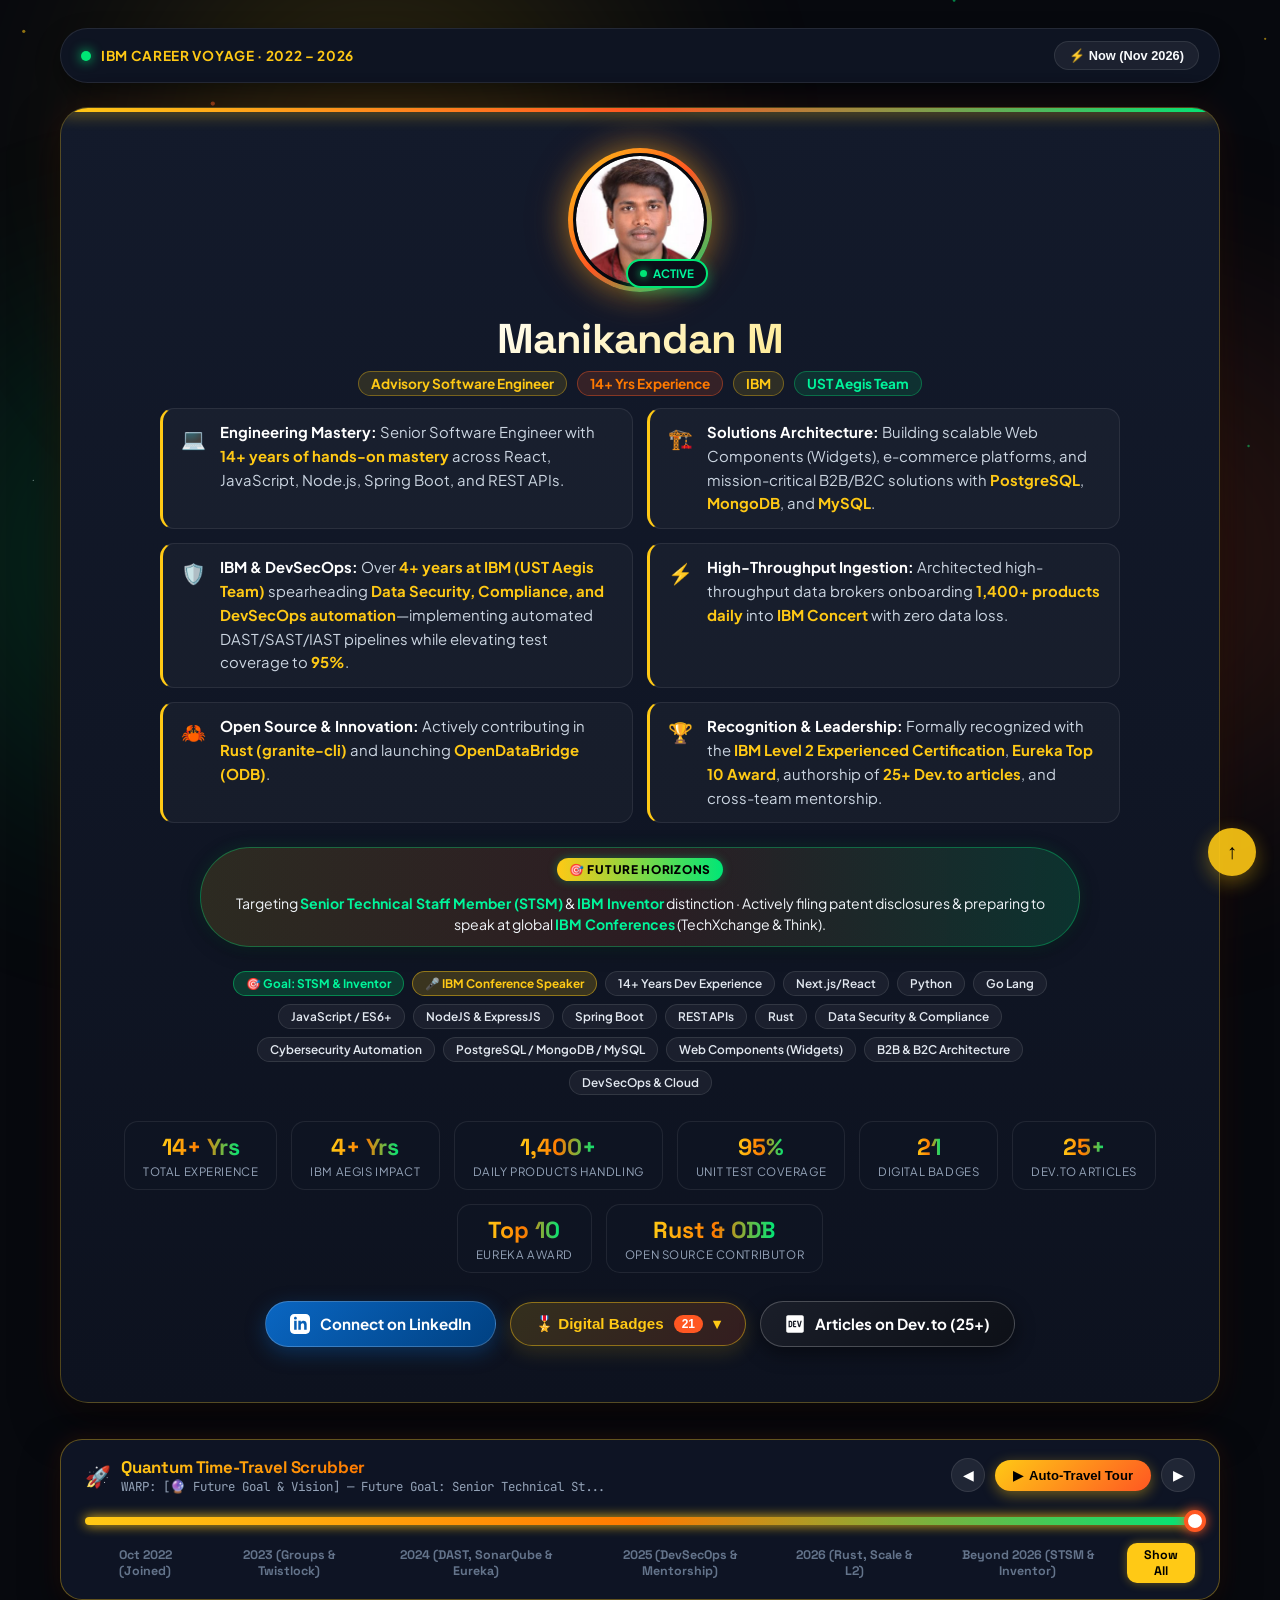
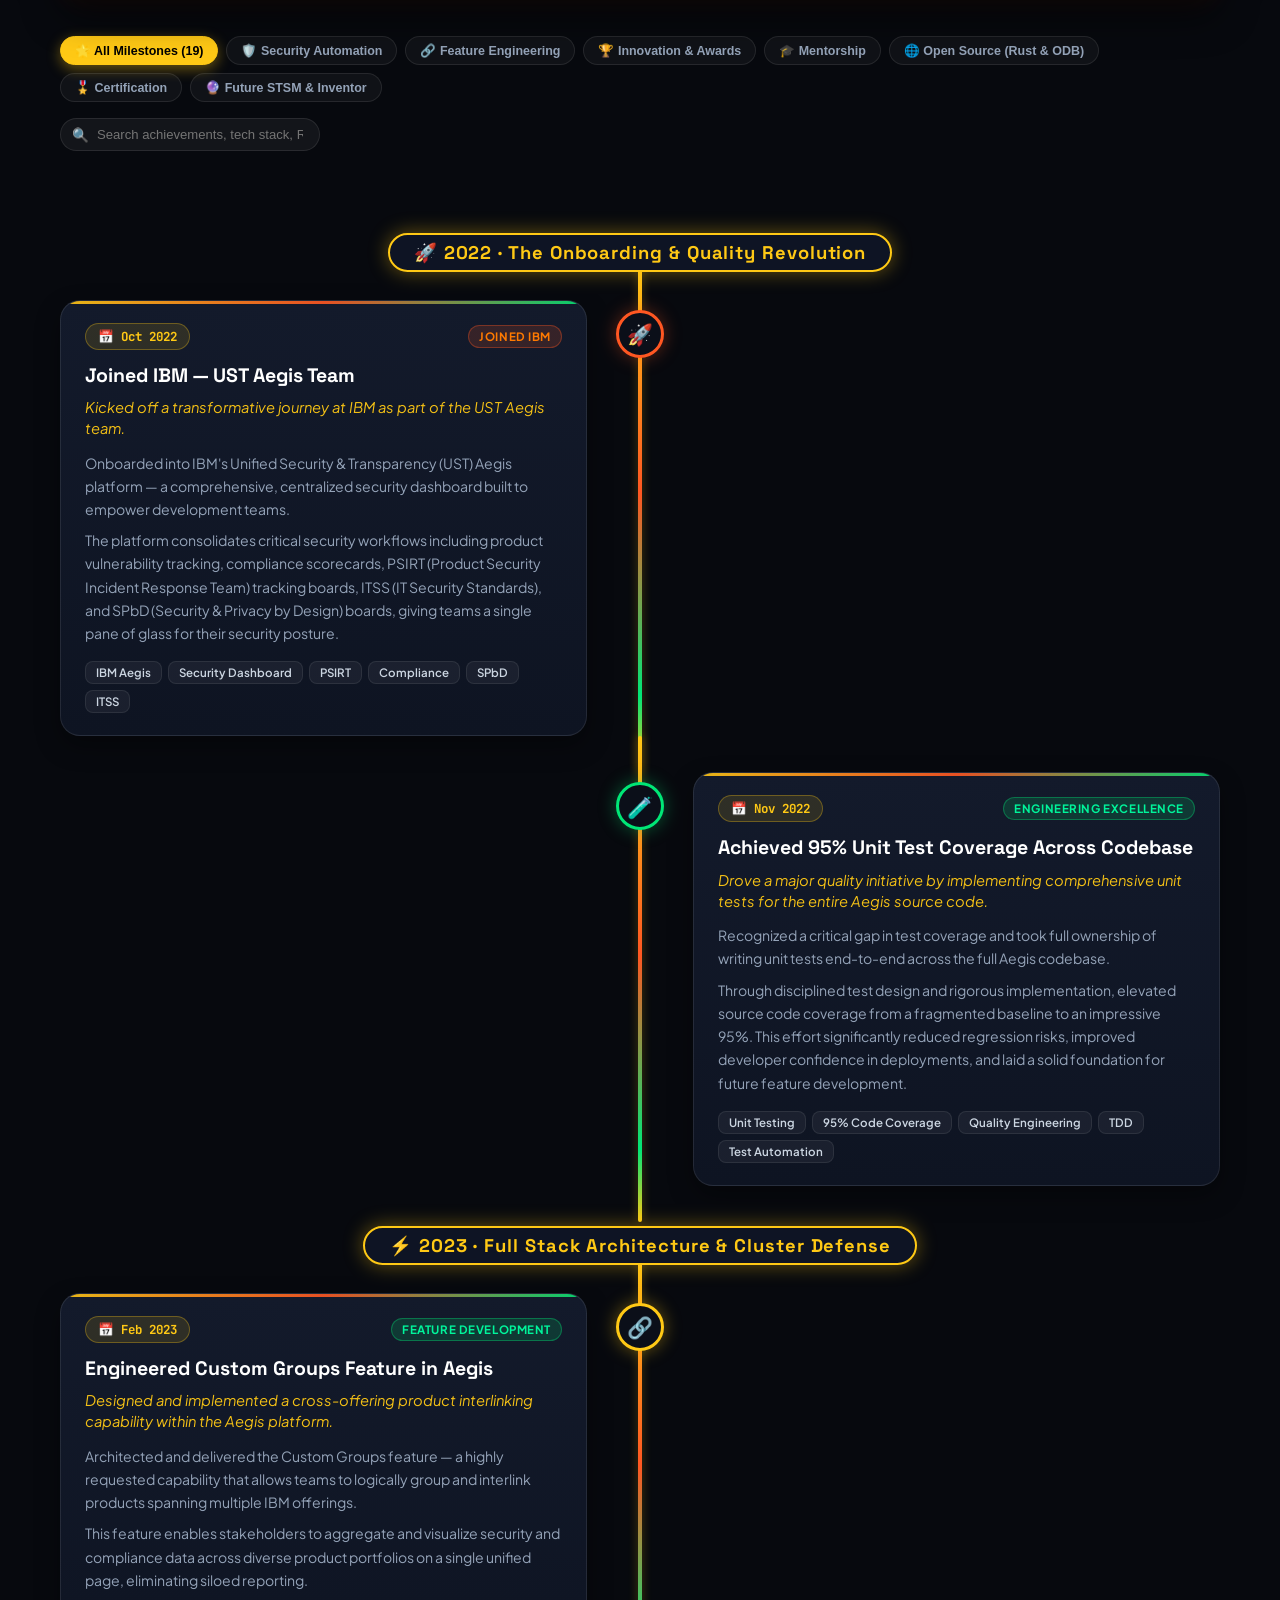
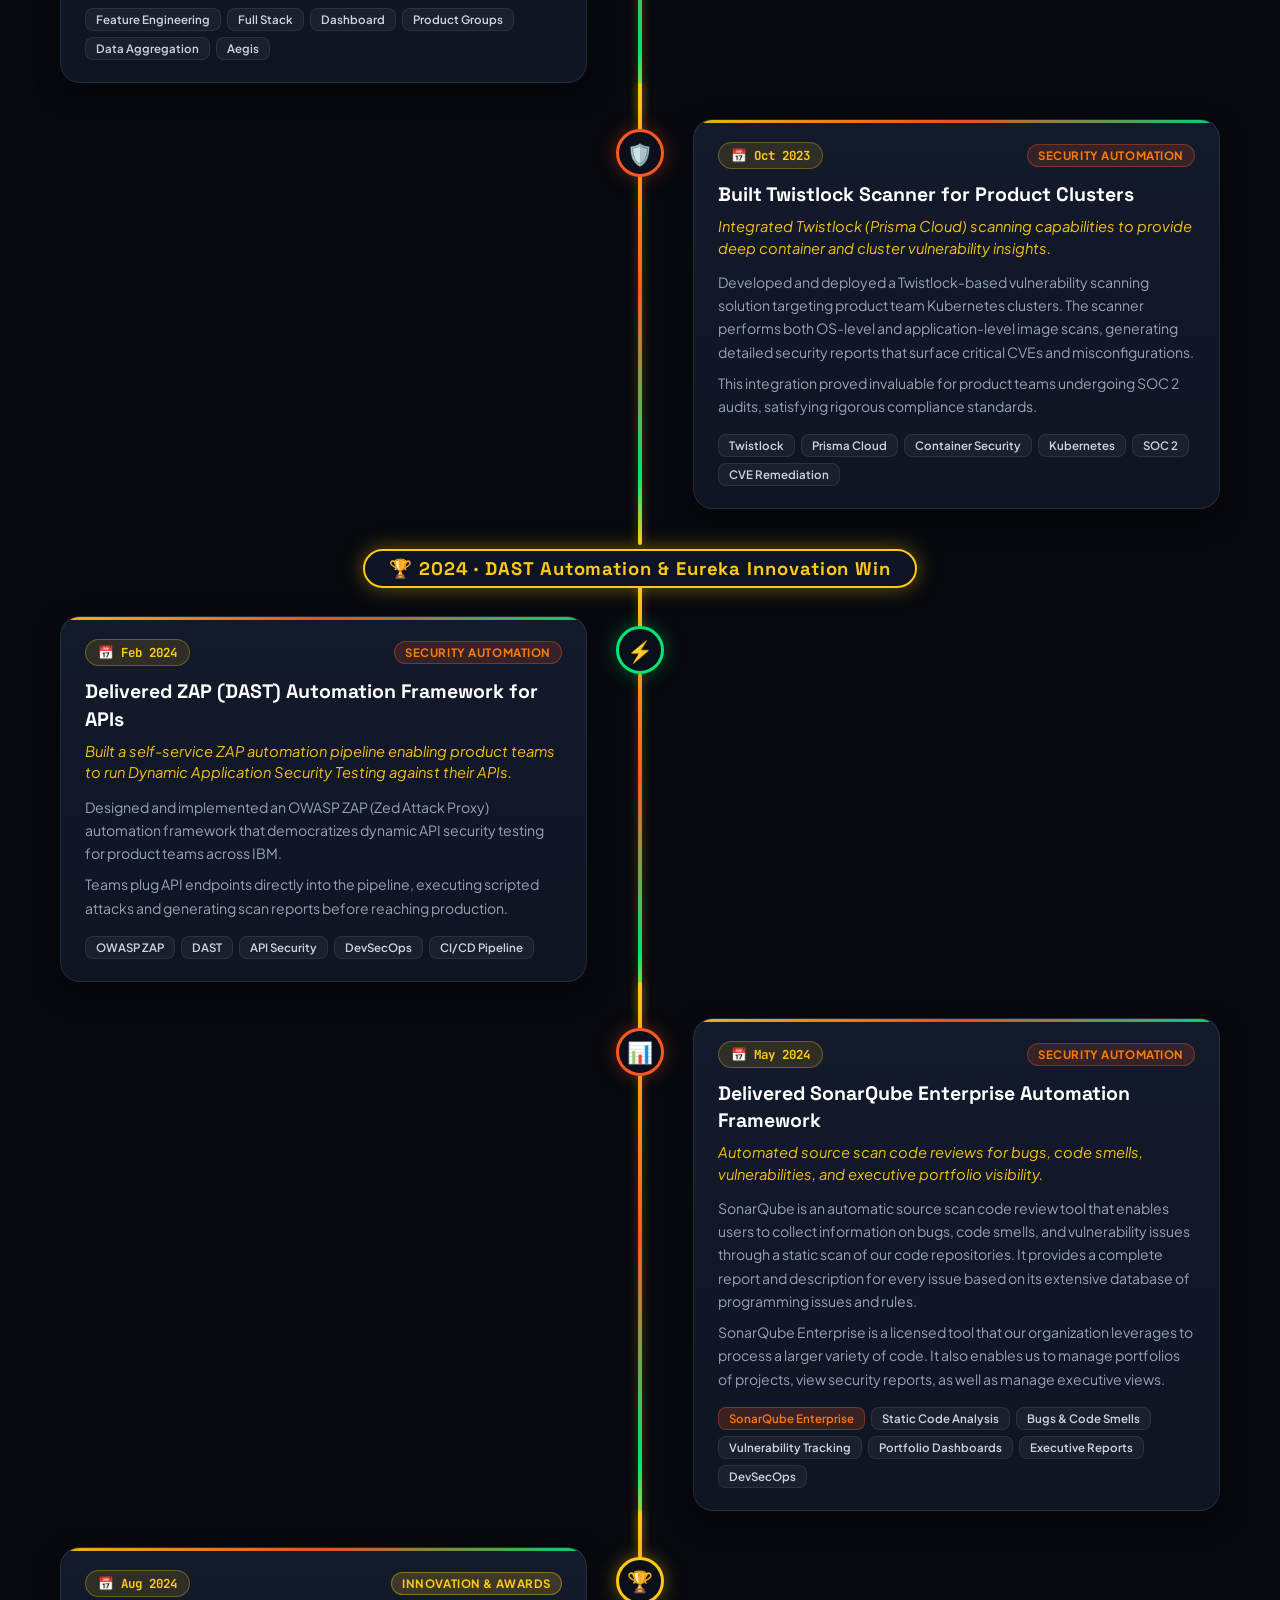
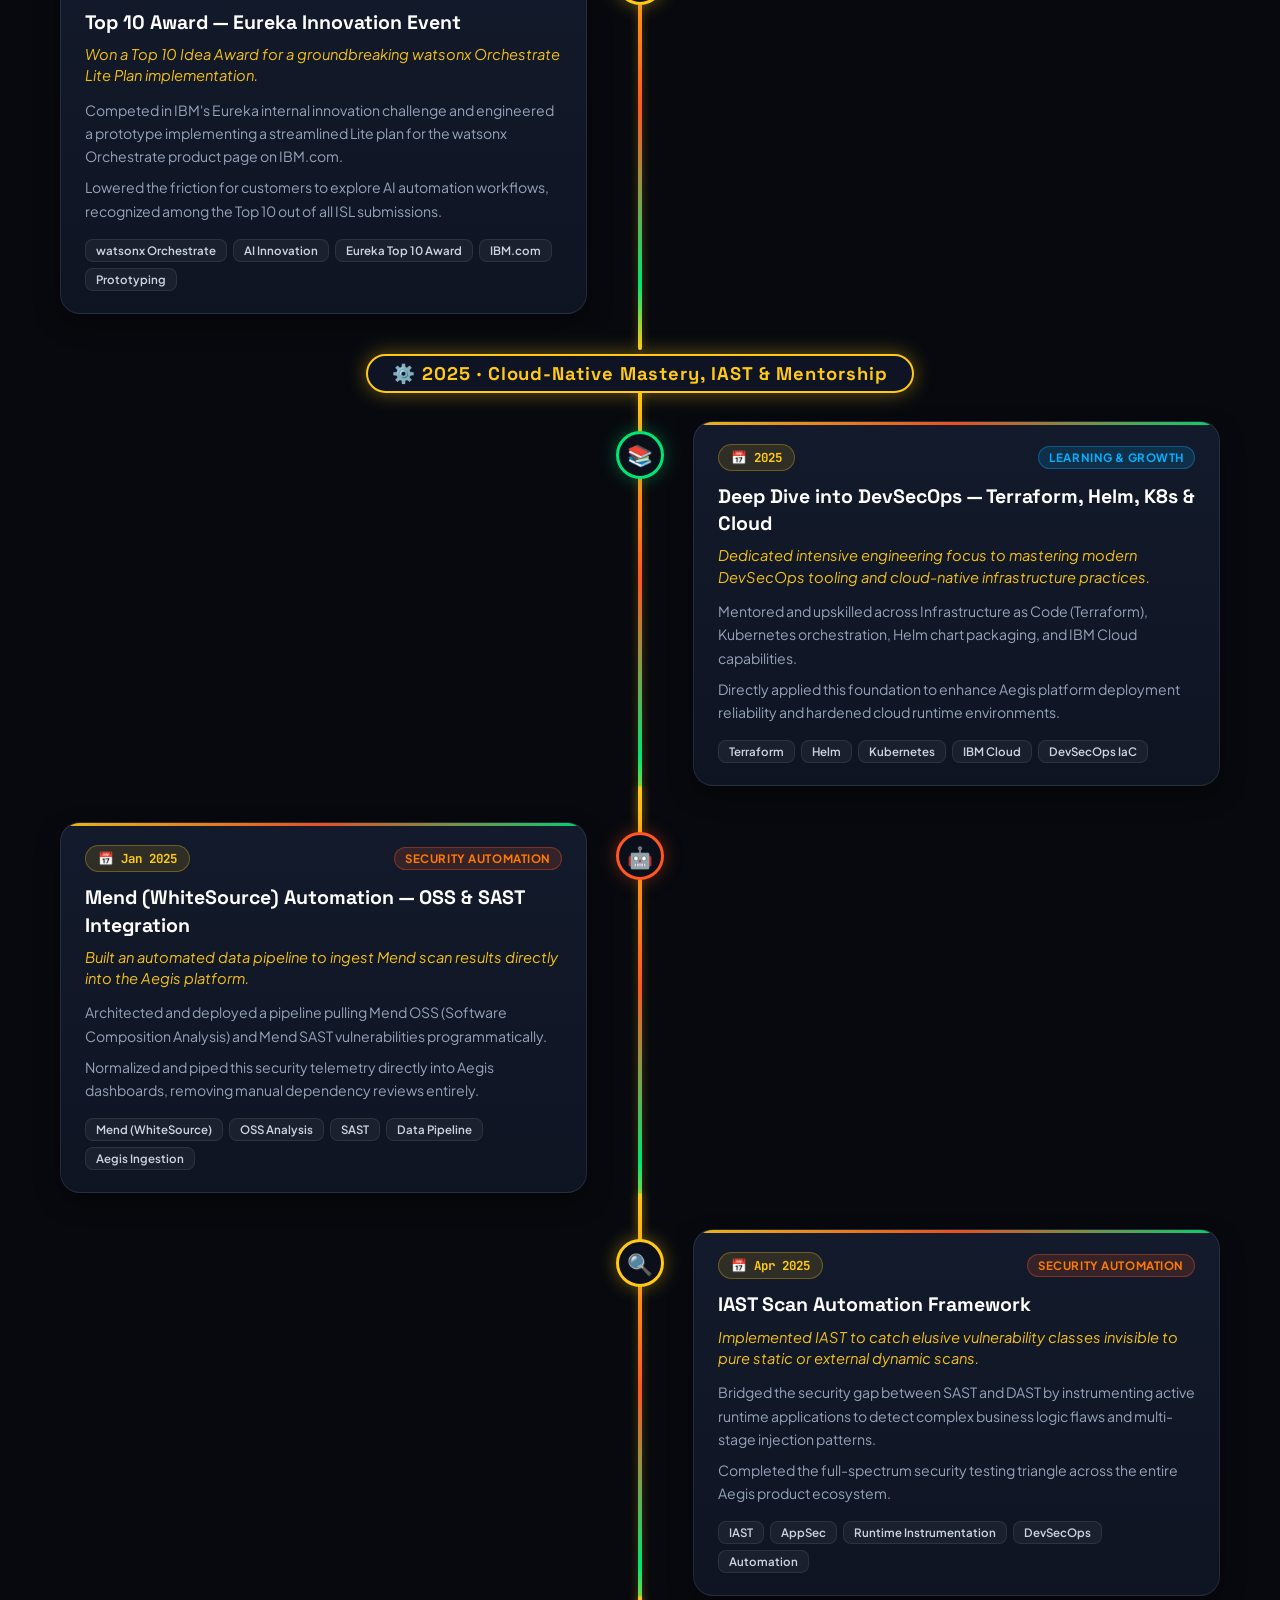
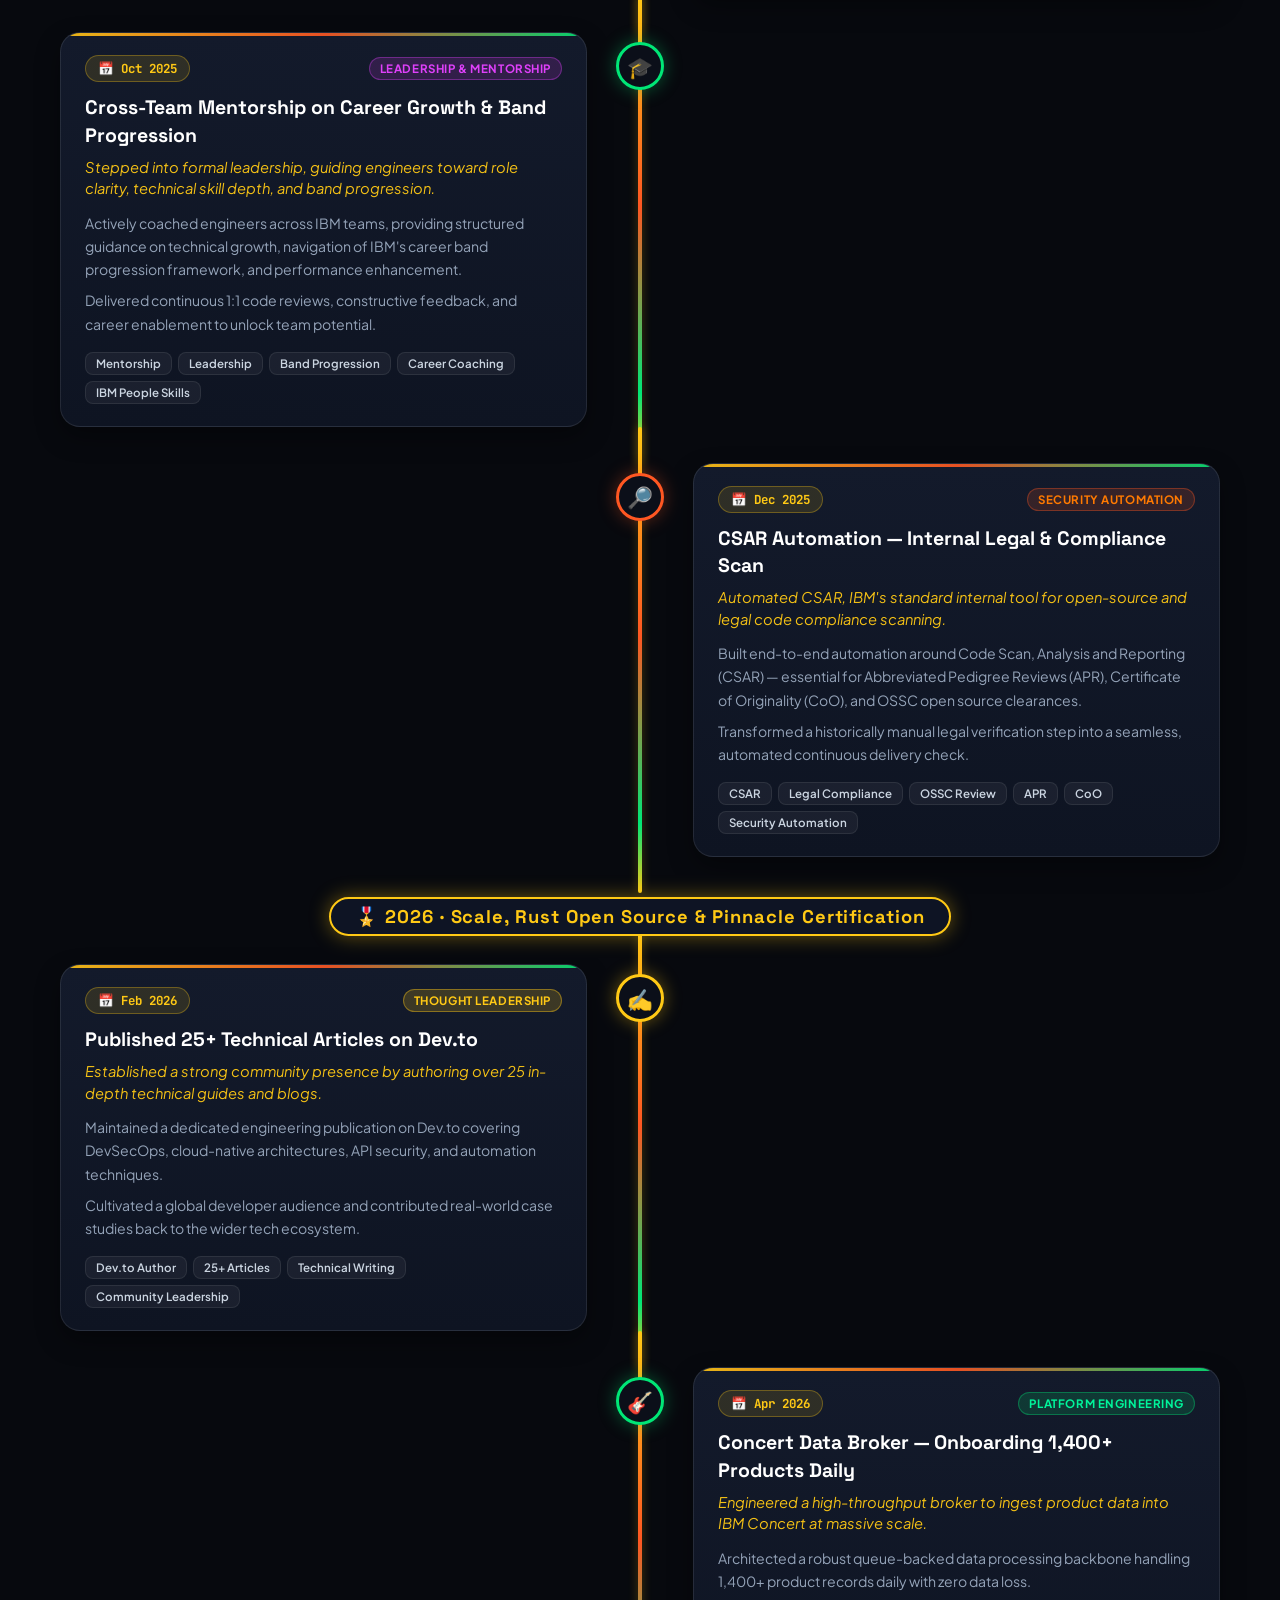
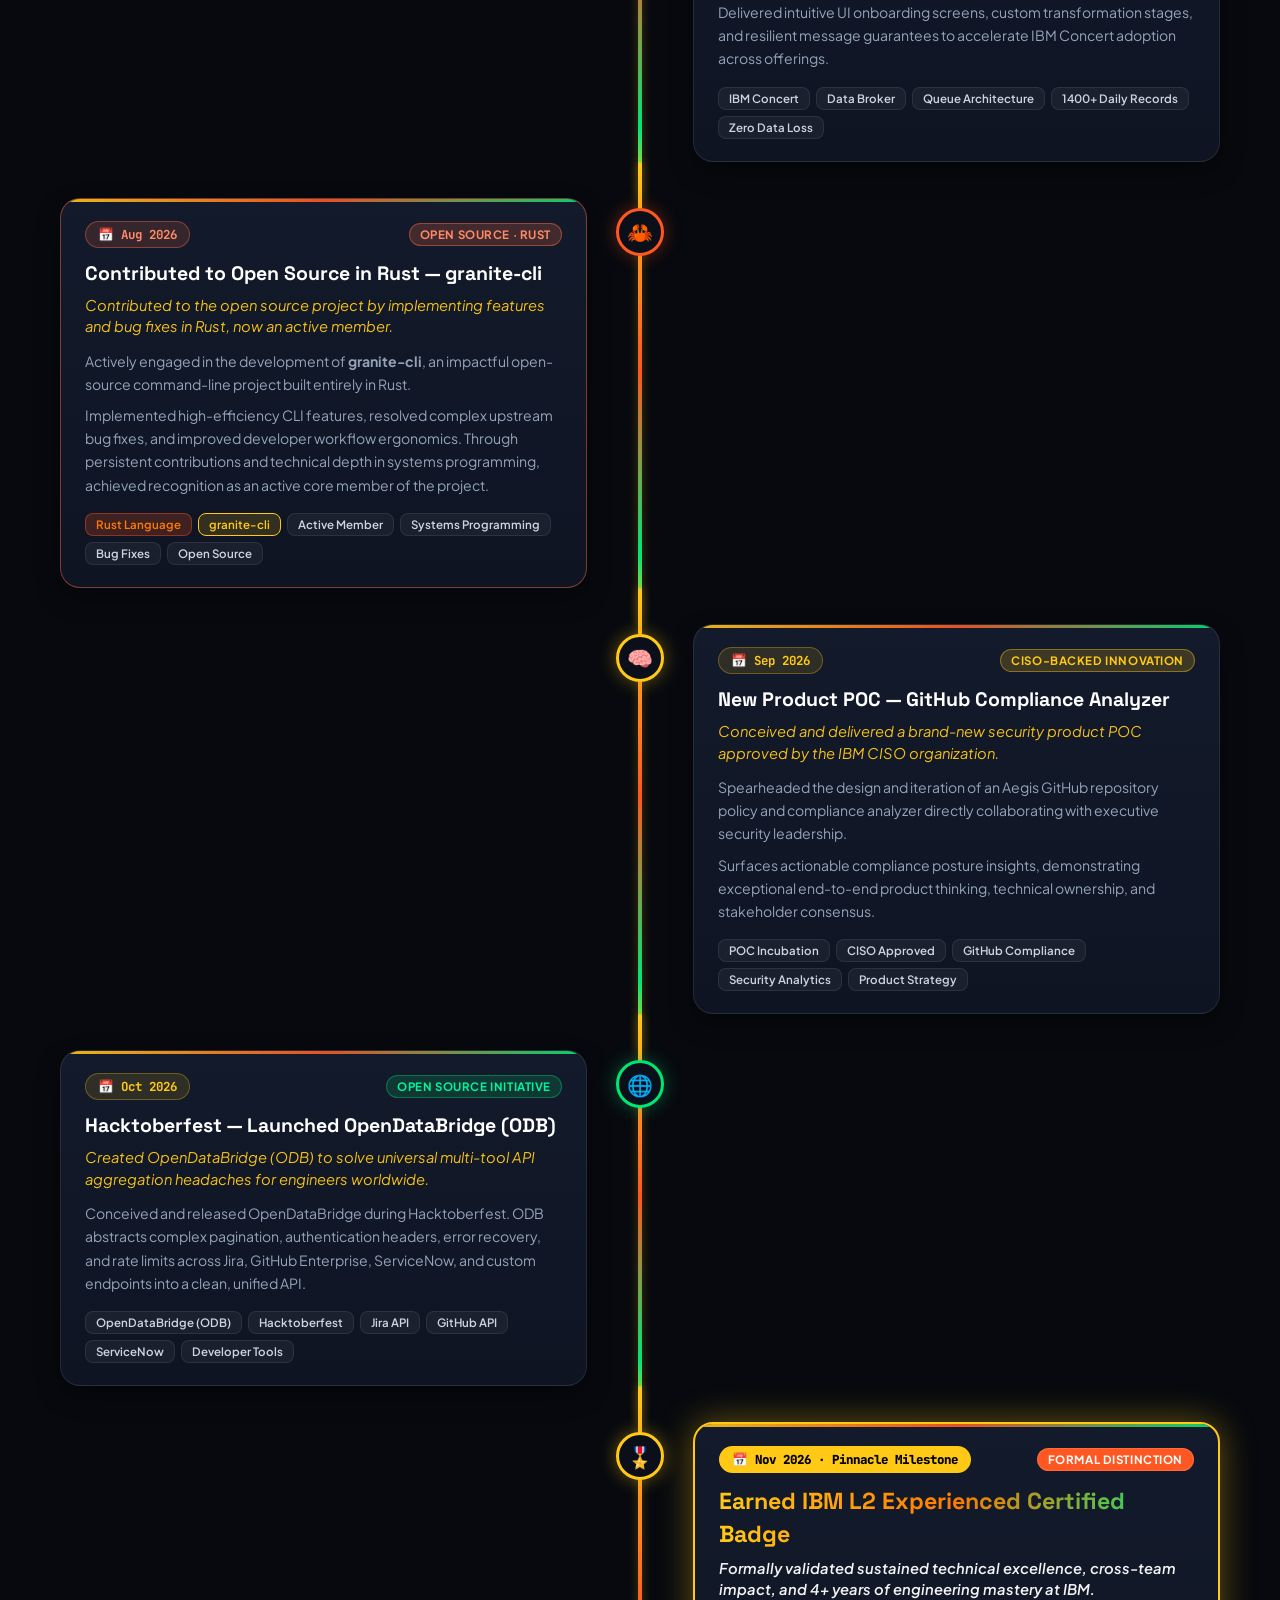
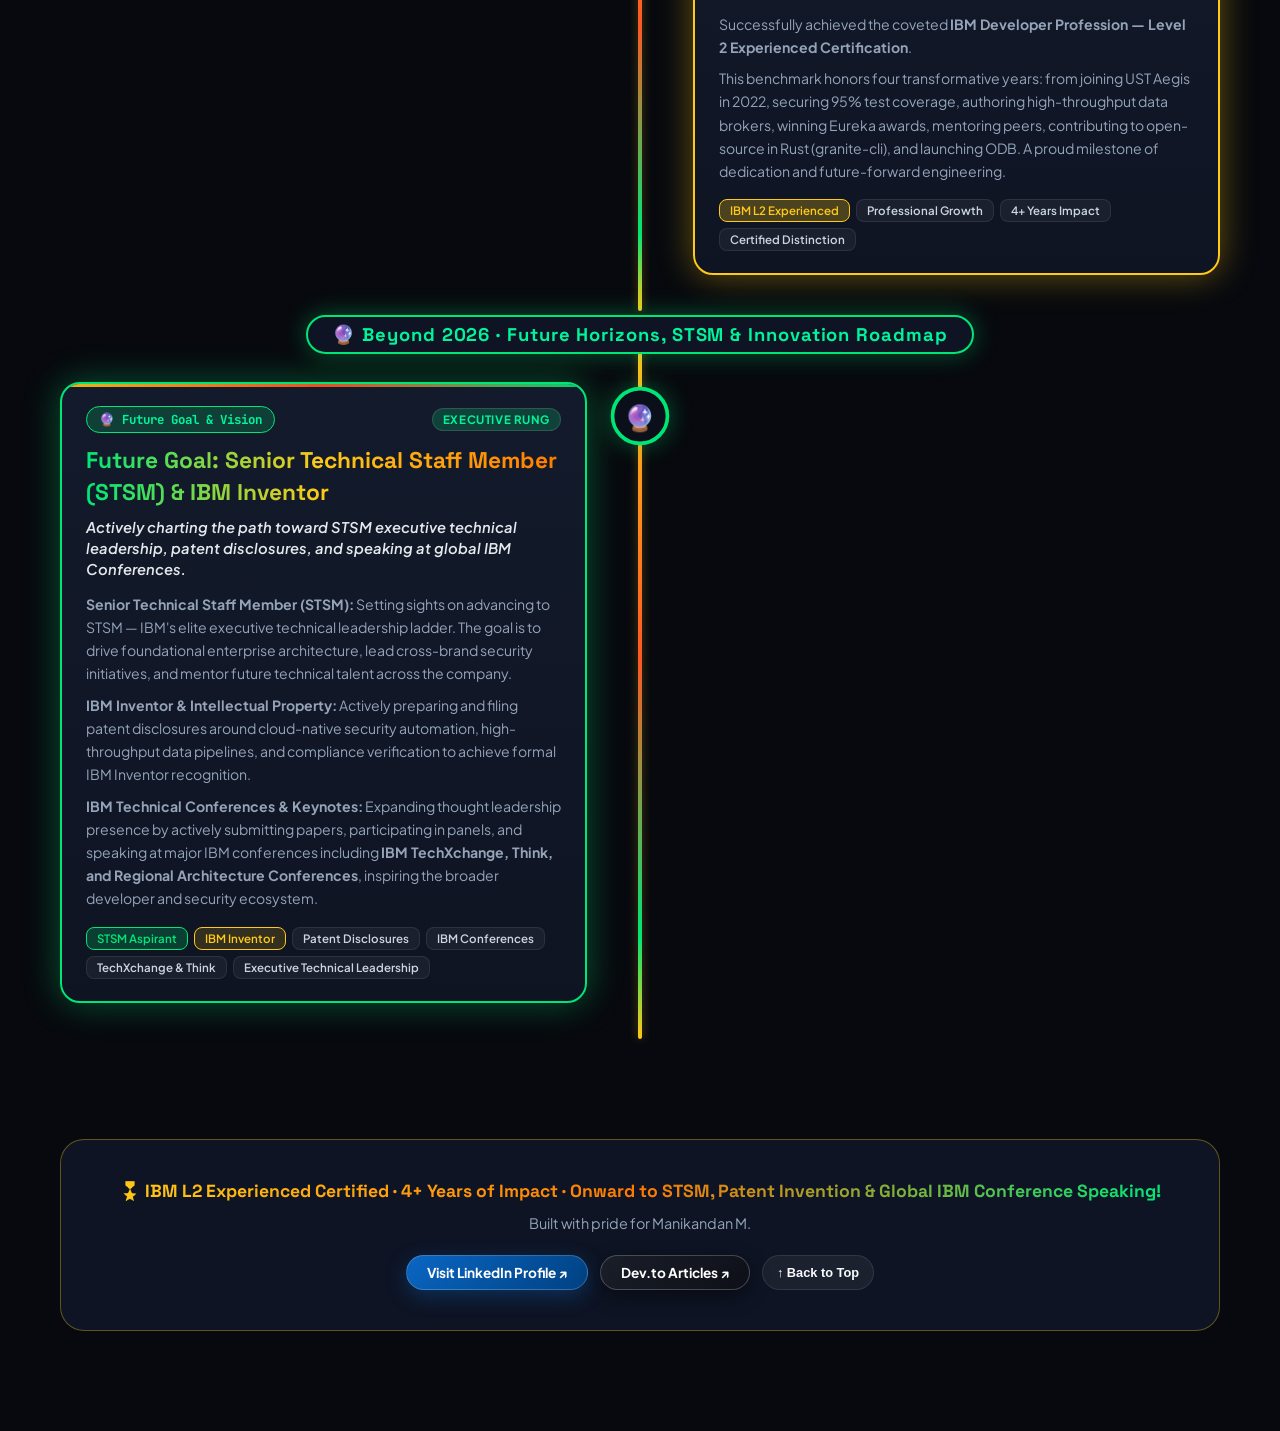
<file: docs/index.html>
<!DOCTYPE html>
<html lang="en">

<head>
  <meta charset="UTF-8">
  <meta name="viewport" content="width=device-width, initial-scale=1.0">
  <title>Manikandan M — Career Time Travel | IBM (2022 - 2026)</title>
  <link rel="preconnect" href="https://fonts.googleapis.com">
  <link rel="preconnect" href="https://fonts.gstatic.com" crossorigin>
  <link
    href="https://fonts.googleapis.com/css2?family=Plus+Jakarta+Sans:wght@300;400;500;600;700;800&family=Space+Grotesk:wght@500;700&family=JetBrains+Mono:wght@400;500;600&display=swap"
    rel="stylesheet">

  <style>
    :root {
      /* Realme Vibrant Palette: Yellow, Orange, Green Mix */
      --realme-yellow: #FFC915;
      --realme-yellow-glow: rgba(255, 201, 21, 0.4);
      --realme-orange: #FF5722;
      --realme-orange-hot: #FF3D00;
      --realme-orange-glow: rgba(255, 87, 34, 0.35);
      --realme-green: #00E676;
      --realme-green-cyber: #00F59B;
      --realme-green-glow: rgba(0, 230, 118, 0.35);

      /* Base & Solid High-Performance Surfaces (No flicker / No layout thrash) */
      --bg-dark: #07090E;
      --bg-surface: #0E131F;
      --bg-card: #111726;
      --bg-card-hover: #161F33;
      --border-subtle: rgba(255, 255, 255, 0.09);
      --border-glow: rgba(255, 201, 21, 0.35);

      --text-main: #F8FAFC;
      --text-muted: #94A3B8;
      --text-dim: #64748B;

      --gradient-realme: linear-gradient(135deg, #FFC915 0%, #FF5722 50%, #00E676 100%);
      --gradient-accent: linear-gradient(90deg, #FFC915 0%, #FF7A00 50%, #00E676 100%);

      --radius-sm: 8px;
      --radius-md: 14px;
      --radius-lg: 20px;
      --radius-full: 9999px;

      --transition-smooth: all 0.28s cubic-bezier(0.16, 1, 0.3, 1);
    }

    * {
      box-sizing: border-box;
      margin: 0;
      padding: 0;
    }

    html {
      scroll-behavior: smooth;
      background-color: var(--bg-dark);
    }

    body {
      background-color: var(--bg-dark);
      color: var(--text-main);
      font-family: 'Plus Jakarta Sans', -apple-system, BlinkMacSystemFont, 'Segoe UI', Roboto, sans-serif;
      overflow-x: hidden;
      min-height: 100vh;
      position: relative;
      -webkit-font-smoothing: antialiased;
    }

    ::selection {
      background: var(--realme-yellow);
      color: #000;
    }

    /* Ambient dynamic canvas (Hardware-accelerated, zero-shadow, zero-flicker) */
    #warpCanvas {
      position: fixed;
      top: 0;
      left: 0;
      width: 100%;
      height: 100%;
      z-index: 0;
      pointer-events: none;
      opacity: 0.55;
      transform: translateZ(0);
    }

    /* Ambient static background gradients */
    .ambient-glow {
      position: fixed;
      width: 500px;
      height: 500px;
      border-radius: 50%;
      filter: blur(120px);
      pointer-events: none;
      z-index: 0;
      opacity: 0.14;
      transform: translateZ(0);
    }

    .glow-yellow {
      top: -100px;
      left: 10%;
      background: var(--realme-yellow);
    }

    .glow-orange {
      top: 35%;
      right: -100px;
      background: var(--realme-orange);
    }

    .glow-green {
      bottom: 10%;
      left: -80px;
      background: var(--realme-green);
    }

    /* Main Container */
    .app-container {
      position: relative;
      z-index: 1;
      max-width: 1200px;
      margin: 0 auto;
      padding: 28px 20px 100px;
      transform: translateZ(0);
    }

    /* Header Nav & Quick Actions */
    .top-action-bar {
      display: flex;
      justify-content: space-between;
      align-items: center;
      margin-bottom: 24px;
      padding: 12px 20px;
      background: #0E1422;
      border: 1px solid var(--border-subtle);
      border-radius: var(--radius-full);
      box-shadow: 0 10px 25px rgba(0, 0, 0, 0.4);
    }

    .brand-pill {
      display: flex;
      align-items: center;
      gap: 10px;
      font-size: 0.85rem;
      font-weight: 700;
      letter-spacing: 0.05em;
      text-transform: uppercase;
      color: var(--realme-yellow);
    }

    .brand-pill .sparkle {
      display: inline-block;
      width: 10px;
      height: 10px;
      border-radius: 50%;
      background: var(--realme-green);
      box-shadow: 0 0 12px var(--realme-green);
      animation: pulseDot 2s infinite;
    }

    @keyframes pulseDot {

      0%,
      100% {
        opacity: 1;
        transform: scale(1);
      }

      50% {
        opacity: 0.4;
        transform: scale(1.3);
      }
    }

    .top-controls {
      display: flex;
      align-items: center;
      gap: 12px;
    }

    .sound-toggle-btn,
    .time-jump-btn {
      background: rgba(255, 255, 255, 0.06);
      border: 1px solid var(--border-subtle);
      color: var(--text-main);
      padding: 6px 14px;
      border-radius: var(--radius-full);
      font-size: 0.8rem;
      font-weight: 600;
      cursor: pointer;
      display: flex;
      align-items: center;
      gap: 6px;
      transition: var(--transition-smooth);
    }

    .sound-toggle-btn:hover,
    .time-jump-btn:hover {
      background: rgba(255, 201, 21, 0.15);
      border-color: var(--realme-yellow);
      color: var(--realme-yellow);
      transform: translateY(-1px);
    }

    /* TOP CENTER PROFILE SECTION */
    .profile-hero {
      text-align: center;
      position: relative;
      padding: 40px 24px 34px;
      background: linear-gradient(180deg, #131A2B 0%, #0D121F 100%);
      border: 1px solid rgba(255, 201, 21, 0.28);
      border-radius: 28px;
      box-shadow: 0 20px 45px rgba(0, 0, 0, 0.5), 0 0 35px rgba(255, 87, 34, 0.1);
      margin-bottom: 36px;
      overflow: hidden;
    }

    /* Realme signature top color bar */
    .profile-hero::before {
      content: '';
      position: absolute;
      top: 0;
      left: 0;
      right: 0;
      height: 4px;
      background: var(--gradient-realme);
      box-shadow: 0 0 16px var(--realme-yellow);
    }

    /* Avatar with dynamic spinning border */
    .profile-avatar-wrapper {
      position: relative;
      width: 144px;
      height: 144px;
      margin: 0 auto 20px;
      border-radius: 50%;
      padding: 5px;
      background: var(--gradient-realme);
      box-shadow: 0 0 30px var(--realme-yellow-glow), 0 0 45px rgba(255, 87, 34, 0.25);
    }

    .profile-avatar {
      width: 100%;
      height: 100%;
      border-radius: 50%;
      background: #0D1117;
      border: 3px solid #07090E;
      display: flex;
      align-items: center;
      justify-content: center;
      overflow: hidden;
      position: relative;
    }

    .profile-avatar img {
      width: 100%;
      height: 100%;
      object-fit: cover;
      display: block;
      border-radius: 50%;
    }

    .profile-avatar-placeholder {
      width: 100%;
      height: 100%;
      display: none;
      flex-direction: column;
      align-items: center;
      justify-content: center;
      background: linear-gradient(135deg, #1e293b 0%, #0f172a 100%);
      color: var(--realme-yellow);
      font-family: 'Space Grotesk', sans-serif;
      font-weight: 800;
      font-size: 2.2rem;
    }

    .status-badge {
      position: absolute;
      bottom: 4px;
      right: 4px;
      background: #0B0F19;
      padding: 5px 12px;
      border-radius: var(--radius-full);
      border: 2px solid var(--realme-green);
      color: var(--realme-green-cyber);
      font-size: 0.72rem;
      font-weight: 700;
      display: flex;
      align-items: center;
      gap: 6px;
      box-shadow: 0 4px 14px rgba(0, 230, 118, 0.4);
      z-index: 2;
    }

    .status-badge .live-dot {
      width: 7px;
      height: 7px;
      border-radius: 50%;
      background: var(--realme-green);
      box-shadow: 0 0 8px var(--realme-green);
      animation: pulseDot 1.5s infinite;
    }

    .profile-title-group h1 {
      font-family: 'Space Grotesk', sans-serif;
      font-size: 2.6rem;
      font-weight: 700;
      letter-spacing: -0.02em;
      margin-bottom: 6px;
      background: linear-gradient(135deg, #FFFFFF 30%, #FFE885 70%, var(--realme-yellow) 100%);
      -webkit-background-clip: text;
      -webkit-text-fill-color: transparent;
    }

    .profile-subtitle {
      font-size: 1.15rem;
      font-weight: 600;
      color: var(--text-muted);
      margin-bottom: 12px;
      display: flex;
      align-items: center;
      justify-content: center;
      gap: 10px;
      flex-wrap: wrap;
    }

    .profile-subtitle .role-badge {
      color: var(--realme-yellow);
      background: rgba(255, 201, 21, 0.12);
      border: 1px solid rgba(255, 201, 21, 0.35);
      padding: 3px 12px;
      border-radius: var(--radius-full);
      font-size: 0.85rem;
      font-weight: 700;
    }

    .profile-subtitle .team-badge {
      color: var(--realme-green-cyber);
      background: rgba(0, 230, 118, 0.12);
      border: 1px solid rgba(0, 230, 118, 0.35);
      padding: 3px 12px;
      border-radius: var(--radius-full);
      font-size: 0.85rem;
      font-weight: 700;
    }

    .profile-subtitle .ibm-badge {
      color: #38BDF8;
      background: rgba(56, 189, 248, 0.12);
      border: 1px solid rgba(56, 189, 248, 0.4);
      padding: 3px 14px;
      border-radius: var(--radius-full);
      font-size: 0.85rem;
      font-weight: 800;
      letter-spacing: 0.05em;
      transition: var(--transition-smooth);
    }

    .profile-subtitle .ibm-badge:hover {
      background: rgba(56, 189, 248, 0.22);
      border-color: #38BDF8;
      box-shadow: 0 0 12px rgba(56, 189, 248, 0.4);
      transform: translateY(-1px);
    }

    .profile-summary {
      max-width: 960px;
      margin: 0 auto 20px;
      text-align: center;
      font-size: 0.95rem;
      line-height: 1.7;
      color: #CBD5E1;
      font-weight: 400;
    }

    .profile-summary strong {
      color: var(--realme-yellow);
      font-weight: 600;
    }

    .profile-highlight-item {
      display: flex;
      align-items: flex-start;
      gap: 14px;
      background: rgba(255, 255, 255, 0.03);
      border: 1px solid rgba(255, 255, 255, 0.08);
      border-left: 3px solid var(--realme-yellow);
      border-radius: 14px;
      padding: 12px 18px;
      font-size: 0.93rem;
      line-height: 1.6;
      color: #CBD5E1;
      transition: var(--transition-smooth);
      text-align: left;
    }

    .profile-highlight-item:hover {
      background: rgba(255, 255, 255, 0.06);
      transform: translateX(4px);
      border-color: rgba(255, 201, 21, 0.35);
      border-left-color: var(--realme-orange);
    }

    .profile-highlight-item .item-icon {
      font-size: 1.25rem;
      flex-shrink: 0;
      margin-top: 1px;
    }

    .profile-highlight-item strong {
      color: var(--realme-yellow);
      font-weight: 700;
    }

    .profile-highlight-item .item-title {
      color: #FFFFFF;
      font-weight: 700;
    }

    .future-vision-banner {
      display: flex;
      align-items: center;
      justify-content: center;
      gap: 12px;
      background: linear-gradient(90deg, rgba(255, 201, 21, 0.12) 0%, rgba(255, 87, 34, 0.12) 50%, rgba(0, 230, 118, 0.14) 100%);
      border: 1px solid rgba(0, 230, 118, 0.35);
      border-radius: var(--radius-full);
      padding: 10px 22px;
      margin: 0 auto 24px;
      max-width: 880px;
      box-shadow: 0 4px 20px rgba(0, 0, 0, 0.3), 0 0 15px rgba(0, 230, 118, 0.12);
      flex-wrap: wrap;
      text-align: center;
      transition: var(--transition-smooth);
    }

    .future-vision-banner:hover {
      border-color: var(--realme-green);
      box-shadow: 0 6px 25px rgba(0, 230, 118, 0.25);
      transform: translateY(-1px);
    }

    .future-vision-banner .vision-badge {
      background: linear-gradient(90deg, var(--realme-yellow) 0%, var(--realme-green) 100%);
      color: #000;
      font-size: 0.74rem;
      font-weight: 800;
      padding: 4px 12px;
      border-radius: var(--radius-full);
      letter-spacing: 0.06em;
      text-transform: uppercase;
      box-shadow: 0 0 10px var(--realme-green-glow);
    }

    .future-vision-banner p {
      margin: 0;
      font-size: 0.88rem;
      color: #F1F5F9;
      line-height: 1.5;
    }

    .future-vision-banner strong {
      color: var(--realme-green-cyber);
    }

    .profile-skills-tags {
      display: flex;
      flex-wrap: wrap;
      justify-content: center;
      gap: 8px;
      max-width: 880px;
      margin: 0 auto 26px;
    }

    .skill-tag {
      font-size: 0.74rem;
      font-weight: 600;
      color: #E2E8F0;
      background: rgba(255, 255, 255, 0.05);
      border: 1px solid rgba(255, 255, 255, 0.1);
      padding: 4px 12px;
      border-radius: var(--radius-full);
      transition: var(--transition-smooth);
    }

    .skill-tag:hover {
      background: rgba(255, 201, 21, 0.15);
      border-color: var(--realme-yellow);
      color: var(--realme-yellow);
      transform: translateY(-1px);
    }

    /* High-Impact Stat Pills */
    .impact-metrics-row {
      display: flex;
      justify-content: center;
      flex-wrap: wrap;
      gap: 14px;
      margin-bottom: 28px;
    }

    .metric-chip {
      background: #0E1422;
      border: 1px solid rgba(255, 255, 255, 0.08);
      padding: 10px 18px;
      border-radius: 14px;
      display: flex;
      flex-direction: column;
      align-items: center;
      min-width: 120px;
      transition: var(--transition-smooth);
    }

    .metric-chip:hover {
      background: #141D30;
      transform: translateY(-2px);
      border-color: var(--realme-yellow);
    }

    .metric-chip .value {
      font-family: 'Space Grotesk', sans-serif;
      font-size: 1.45rem;
      font-weight: 700;
      background: var(--gradient-accent);
      -webkit-background-clip: text;
      -webkit-text-fill-color: transparent;
    }

    .metric-chip .label {
      font-size: 0.72rem;
      color: var(--text-muted);
      text-transform: uppercase;
      letter-spacing: 0.05em;
      margin-top: 2px;
    }

    /* Profile Action Buttons */
    .profile-actions {
      display: flex;
      align-items: center;
      justify-content: center;
      gap: 14px;
      flex-wrap: wrap;
      margin-bottom: 20px;
    }

    .btn-linkedin {
      display: inline-flex;
      align-items: center;
      gap: 10px;
      background: linear-gradient(135deg, #0A66C2 0%, #004182 100%);
      color: #FFFFFF;
      text-decoration: none;
      padding: 12px 24px;
      border-radius: var(--radius-full);
      font-weight: 700;
      font-size: 0.95rem;
      box-shadow: 0 6px 20px rgba(10, 102, 194, 0.35);
      border: 1px solid rgba(255, 255, 255, 0.2);
      transition: var(--transition-smooth);
    }

    .btn-linkedin:hover {
      transform: translateY(-2px);
      box-shadow: 0 10px 25px rgba(10, 102, 194, 0.5);
    }

    .btn-linkedin svg {
      width: 20px;
      height: 20px;
      fill: currentColor;
    }

    .btn-devto {
      display: inline-flex;
      align-items: center;
      gap: 10px;
      background: linear-gradient(135deg, #1A1E29 0%, #0D1017 100%);
      color: #FFFFFF;
      text-decoration: none;
      padding: 12px 24px;
      border-radius: var(--radius-full);
      font-weight: 700;
      font-size: 0.95rem;
      border: 1px solid rgba(255, 255, 255, 0.22);
      box-shadow: 0 6px 20px rgba(0, 0, 0, 0.45);
      transition: var(--transition-smooth);
    }

    .btn-devto:hover {
      background: linear-gradient(135deg, #252B3B 0%, #151A24 100%);
      border-color: var(--realme-yellow);
      color: var(--realme-yellow);
      box-shadow: 0 10px 25px rgba(255, 201, 21, 0.25);
      transform: translateY(-2px);
    }

    .btn-devto svg {
      width: 20px;
      height: 20px;
      fill: currentColor;
    }

    .btn-badges-toggle {
      display: inline-flex;
      align-items: center;
      gap: 10px;
      background: linear-gradient(135deg, rgba(255, 201, 21, 0.16) 0%, rgba(255, 87, 34, 0.16) 100%);
      color: var(--realme-yellow);
      border: 1px solid rgba(255, 201, 21, 0.45);
      padding: 12px 24px;
      border-radius: var(--radius-full);
      font-weight: 700;
      font-size: 0.95rem;
      cursor: pointer;
      box-shadow: 0 6px 20px rgba(255, 201, 21, 0.15);
      transition: var(--transition-smooth);
    }

    .btn-badges-toggle:hover {
      background: linear-gradient(135deg, rgba(255, 201, 21, 0.26) 0%, rgba(255, 87, 34, 0.26) 100%);
      border-color: var(--realme-yellow);
      box-shadow: 0 8px 25px rgba(255, 201, 21, 0.3);
      transform: translateY(-2px);
    }

    .badge-count-pill {
      background: var(--realme-orange);
      color: #fff;
      font-size: 0.75rem;
      padding: 2px 8px;
      border-radius: 10px;
      font-weight: 800;
    }

    /* DIGITAL BADGES SECTION (EXPANDABLE / COLLAPSIBLE) */
    .badges-expand-section {
      margin-top: 16px;
      border-top: 1px dashed rgba(255, 255, 255, 0.12);
      padding-top: 24px;
      transition: max-height 0.45s cubic-bezier(0.16, 1, 0.3, 1), opacity 0.3s ease;
      overflow: hidden;
    }

    .badges-expand-section.collapsed {
      max-height: 0;
      padding-top: 0;
      opacity: 0;
      pointer-events: none;
      border-top-color: transparent;
    }

    .badges-expand-section.expanded {
      max-height: 2500px;
      opacity: 1;
      pointer-events: auto;
    }

    .badges-header-row {
      display: flex;
      justify-content: space-between;
      align-items: center;
      margin-bottom: 20px;
      flex-wrap: wrap;
      gap: 12px;
    }

    .badges-header-title {
      font-family: 'Space Grotesk', sans-serif;
      font-size: 1.25rem;
      font-weight: 700;
      color: #fff;
      display: flex;
      align-items: center;
      gap: 10px;
    }

    .badge-filter-tabs {
      display: flex;
      gap: 8px;
      flex-wrap: wrap;
    }

    .b-tab {
      background: rgba(255, 255, 255, 0.05);
      border: 1px solid var(--border-subtle);
      color: var(--text-muted);
      padding: 6px 14px;
      border-radius: var(--radius-full);
      font-size: 0.78rem;
      font-weight: 600;
      cursor: pointer;
      transition: var(--transition-smooth);
    }

    .b-tab.active,
    .b-tab:hover {
      background: var(--realme-yellow);
      color: #000;
      border-color: var(--realme-yellow);
      font-weight: 700;
    }

    /* Badges Grid */
    .badges-grid {
      display: grid;
      grid-template-columns: repeat(auto-fill, minmax(260px, 1fr));
      gap: 14px;
      margin-bottom: 24px;
      text-align: left;
    }

    .badge-item-card {
      background: #0E1422;
      border: 1px solid rgba(255, 255, 255, 0.08);
      border-radius: 16px;
      padding: 16px;
      display: flex;
      gap: 14px;
      align-items: flex-start;
      transition: var(--transition-smooth);
      position: relative;
      overflow: hidden;
    }

    .badge-item-card:hover {
      border-color: var(--realme-yellow);
      box-shadow: 0 6px 20px rgba(255, 201, 21, 0.15);
      transform: translateY(-2px);
    }

    .badge-item-card::before {
      content: '';
      position: absolute;
      top: 0;
      left: 0;
      width: 4px;
      height: 100%;
      background: var(--realme-yellow);
      opacity: 0.8;
    }

    .badge-item-card.cat-security::before {
      background: #FF5722;
    }

    .badge-item-card.cat-ai::before {
      background: #00E676;
    }

    .badge-item-card.cat-cloud::before {
      background: #00B0FF;
    }

    .badge-item-card.cat-leader::before {
      background: #E040FB;
    }

    .badge-icon-box {
      width: 46px;
      height: 46px;
      border-radius: 12px;
      background: rgba(255, 255, 255, 0.05);
      border: 1px solid rgba(255, 255, 255, 0.1);
      display: flex;
      align-items: center;
      justify-content: center;
      font-size: 1.4rem;
      flex-shrink: 0;
    }

    .badge-info h4 {
      font-size: 0.88rem;
      font-weight: 700;
      color: #fff;
      line-height: 1.35;
      margin-bottom: 4px;
    }

    .badge-info p {
      font-size: 0.72rem;
      color: var(--text-muted);
      line-height: 1.3;
    }

    .badge-tag-pill {
      display: inline-block;
      margin-top: 6px;
      font-size: 0.65rem;
      font-weight: 700;
      text-transform: uppercase;
      letter-spacing: 0.05em;
      padding: 2px 7px;
      border-radius: 6px;
      background: rgba(255, 255, 255, 0.06);
      color: #CBD5E1;
    }

    .badge-photo-preview {
      background: rgba(255, 255, 255, 0.03);
      border: 1px dashed rgba(255, 201, 21, 0.35);
      border-radius: 18px;
      padding: 16px;
      text-align: center;
      margin-bottom: 16px;
    }

    .btn-view-raw-badges {
      display: inline-flex;
      align-items: center;
      gap: 8px;
      background: rgba(255, 201, 21, 0.15);
      color: var(--realme-yellow);
      border: 1px solid var(--realme-yellow);
      padding: 8px 18px;
      border-radius: var(--radius-full);
      font-size: 0.85rem;
      font-weight: 700;
      cursor: pointer;
      transition: var(--transition-smooth);
    }

    .btn-view-raw-badges:hover {
      background: var(--realme-yellow);
      color: #000;
    }

    /* Modal for Image Preview */
    .image-modal {
      position: fixed;
      top: 0;
      left: 0;
      width: 100vw;
      height: 100vh;
      background: rgba(0, 0, 0, 0.88);
      z-index: 9999;
      display: none;
      align-items: center;
      justify-content: center;
      padding: 24px;
    }

    .image-modal.active {
      display: flex;
    }

    .modal-content-box {
      max-width: 95vw;
      max-height: 90vh;
      background: #0E131F;
      border: 2px solid var(--realme-yellow);
      border-radius: 20px;
      overflow: hidden;
      position: relative;
      display: flex;
      flex-direction: column;
      box-shadow: 0 25px 80px rgba(0, 0, 0, 0.9);
    }

    .modal-header {
      display: flex;
      justify-content: space-between;
      align-items: center;
      padding: 16px 24px;
      background: #161D2F;
      border-bottom: 1px solid rgba(255, 255, 255, 0.1);
    }

    .modal-header h3 {
      font-size: 1.1rem;
      font-weight: 700;
      color: var(--realme-yellow);
    }

    .modal-close-btn {
      background: none;
      border: none;
      color: #fff;
      font-size: 1.8rem;
      cursor: pointer;
      line-height: 1;
      transition: var(--transition-smooth);
    }

    .modal-close-btn:hover {
      color: var(--realme-orange);
    }

    .modal-body {
      padding: 16px;
      overflow: auto;
      text-align: center;
    }

    .modal-body img {
      max-width: 100%;
      height: auto;
      border-radius: 12px;
    }

    /* =========================================
       TIME TRAVEL INTERACTIVE CONTROLLER (WARP BAR)
       ========================================= */
    .time-travel-dock {
      position: sticky;
      top: 16px;
      z-index: 100;
      background: #0E1424;
      border: 1px solid rgba(255, 201, 21, 0.35);
      border-radius: 22px;
      padding: 16px 24px;
      margin-bottom: 36px;
      box-shadow: 0 16px 36px rgba(0, 0, 0, 0.6), 0 0 25px rgba(255, 87, 34, 0.12);
      transform: translateZ(0);
    }

    .time-travel-header {
      display: flex;
      justify-content: space-between;
      align-items: center;
      margin-bottom: 12px;
      flex-wrap: wrap;
      gap: 12px;
    }

    .warp-indicator {
      display: flex;
      align-items: center;
      gap: 10px;
    }

    .warp-indicator .warp-icon {
      font-size: 1.3rem;
    }

    .warp-title {
      font-family: 'Space Grotesk', sans-serif;
      font-weight: 700;
      font-size: 1.05rem;
      letter-spacing: -0.01em;
      background: var(--gradient-accent);
      -webkit-background-clip: text;
      -webkit-text-fill-color: transparent;
    }

    .warp-status-text {
      font-size: 0.78rem;
      color: var(--text-muted);
      font-family: 'JetBrains Mono', monospace;
    }

    .warp-actions-group {
      display: flex;
      align-items: center;
      gap: 10px;
    }

    .btn-warp-play {
      background: linear-gradient(135deg, var(--realme-yellow) 0%, var(--realme-orange) 100%);
      color: #000;
      border: none;
      padding: 8px 18px;
      border-radius: var(--radius-full);
      font-weight: 800;
      font-size: 0.82rem;
      cursor: pointer;
      display: flex;
      align-items: center;
      gap: 6px;
      box-shadow: 0 4px 14px var(--realme-yellow-glow);
      transition: var(--transition-smooth);
    }

    .btn-warp-play:hover {
      transform: scale(1.03);
      box-shadow: 0 6px 18px rgba(255, 201, 21, 0.5);
    }

    .btn-step {
      background: rgba(255, 255, 255, 0.08);
      border: 1px solid var(--border-subtle);
      color: #fff;
      width: 34px;
      height: 34px;
      border-radius: 50%;
      display: flex;
      align-items: center;
      justify-content: center;
      cursor: pointer;
      font-size: 0.9rem;
      transition: var(--transition-smooth);
    }

    .btn-step:hover {
      background: var(--realme-yellow);
      color: #000;
      border-color: var(--realme-yellow);
    }

    /* Time Scrubber Track */
    .timeline-scrubber {
      position: relative;
      margin: 14px 0 8px;
      padding: 8px 0;
    }

    .scrubber-track {
      position: relative;
      height: 8px;
      background: rgba(255, 255, 255, 0.1);
      border-radius: 6px;
      cursor: pointer;
    }

    .scrubber-progress {
      position: absolute;
      top: 0;
      left: 0;
      height: 100%;
      background: var(--gradient-accent);
      border-radius: 6px;
      width: 100%;
      box-shadow: 0 0 12px var(--realme-yellow);
      transition: width 0.25s ease;
    }

    .scrubber-thumb {
      position: absolute;
      top: 50%;
      transform: translate(-50%, -50%);
      width: 22px;
      height: 22px;
      border-radius: 50%;
      background: #FFFFFF;
      border: 4px solid var(--realme-orange);
      box-shadow: 0 0 12px var(--realme-orange);
      cursor: grab;
      left: 100%;
    }

    /* Year Stops along Scrubber */
    .year-stops {
      display: flex;
      justify-content: space-between;
      margin-top: 10px;
    }

    .year-stop-btn {
      background: none;
      border: none;
      font-family: 'Space Grotesk', sans-serif;
      font-size: 0.78rem;
      font-weight: 700;
      color: var(--text-dim);
      cursor: pointer;
      padding: 4px 10px;
      border-radius: 10px;
      transition: var(--transition-smooth);
    }

    .year-stop-btn:hover {
      color: var(--realme-yellow);
      background: rgba(255, 201, 21, 0.08);
    }

    .year-stop-btn.active {
      color: #000;
      background: var(--realme-yellow);
      box-shadow: 0 0 10px var(--realme-yellow-glow);
    }

    /* Filter Chips and Search Bar Row */
    .timeline-filter-bar {
      display: flex;
      justify-content: space-between;
      align-items: center;
      gap: 16px;
      margin-bottom: 32px;
      flex-wrap: wrap;
    }

    .category-filter-group {
      display: flex;
      gap: 8px;
      flex-wrap: wrap;
    }

    .cat-btn {
      background: rgba(255, 255, 255, 0.04);
      border: 1px solid var(--border-subtle);
      color: var(--text-muted);
      padding: 6px 14px;
      border-radius: var(--radius-full);
      font-size: 0.78rem;
      font-weight: 600;
      cursor: pointer;
      display: inline-flex;
      align-items: center;
      gap: 6px;
      transition: var(--transition-smooth);
    }

    .cat-btn:hover,
    .cat-btn.active {
      background: rgba(255, 201, 21, 0.15);
      border-color: var(--realme-yellow);
      color: var(--realme-yellow);
    }

    .cat-btn.active {
      background: var(--realme-yellow);
      color: #000;
      font-weight: 700;
      box-shadow: 0 4px 14px var(--realme-yellow-glow);
    }

    .search-box-wrapper {
      position: relative;
      min-width: 260px;
    }

    .search-input {
      width: 100%;
      background: rgba(255, 255, 255, 0.05);
      border: 1px solid var(--border-subtle);
      padding: 8px 16px 8px 36px;
      border-radius: var(--radius-full);
      color: #fff;
      font-size: 0.82rem;
      outline: none;
      transition: var(--transition-smooth);
    }

    .search-input:focus {
      border-color: var(--realme-yellow);
      background: rgba(255, 255, 255, 0.08);
      box-shadow: 0 0 14px rgba(255, 201, 21, 0.2);
    }

    .search-icon {
      position: absolute;
      left: 12px;
      top: 50%;
      transform: translateY(-50%);
      font-size: 0.85rem;
      color: var(--text-muted);
      pointer-events: none;
    }

    /* =========================================
       JOURNEY TIMELINE: ZERO-OVERLAP GRID ARCHITECTURE
       ========================================= */
    .journey-timeline-section {
      position: relative;
      padding: 10px 0 40px;
    }

    .timeline-events-container {
      position: relative;
      z-index: 2;
    }

    /* Timeline Year Divider Banner */
    .timeline-year-marker {
      display: flex;
      justify-content: center;
      margin: 40px 0 28px;
      position: relative;
      z-index: 3;
    }

    .year-badge-glow {
      background: #0E1424;
      border: 2px solid var(--realme-yellow);
      box-shadow: 0 0 20px var(--realme-yellow-glow);
      padding: 6px 24px;
      border-radius: var(--radius-full);
      font-family: 'Space Grotesk', sans-serif;
      font-size: 1.15rem;
      font-weight: 800;
      color: var(--realme-yellow);
      letter-spacing: 0.05em;
      display: flex;
      align-items: center;
      gap: 8px;
    }

    /* 
       GRID-BASED TIMELINE ITEM (ABSOLUTELY NO OVERLAP)
       3-column layout: Left-Card (1fr) | Center Spine & Node (70px) | Right-Card (1fr)
    */
    .milestone-item {
      display: grid;
      grid-template-columns: 1fr 70px 1fr;
      align-items: start;
      margin-bottom: 36px;
      position: relative;
      width: 100%;
      scroll-margin-top: 180px;
    }

    .milestone-item.hidden {
      display: none;
    }

    /* Center Spine Column containing vertical connector line and centered circular node */
    .timeline-spine-cell {
      position: relative;
      display: flex;
      flex-direction: column;
      align-items: center;
      height: 100%;
      min-height: 80px;
    }

    /* The continuous vertical neon line running down the center */
    .timeline-spine-cell::before {
      content: '';
      position: absolute;
      top: -36px;
      bottom: -36px;
      left: 50%;
      width: 4px;
      transform: translateX(-50%);
      background: linear-gradient(180deg,
          var(--realme-yellow) 0%,
          var(--realme-orange) 45%,
          var(--realme-green) 85%,
          var(--realme-yellow) 100%);
      box-shadow: 0 0 10px rgba(255, 201, 21, 0.35);
      border-radius: 4px;
      z-index: 1;
    }

    /* Circular Node Badge in its own dedicated center column */
    .timeline-node {
      position: relative;
      z-index: 2;
      width: 48px;
      height: 48px;
      border-radius: 50%;
      background: #0B0F19;
      border: 3px solid var(--realme-yellow);
      box-shadow: 0 0 18px var(--realme-yellow-glow);
      display: flex;
      align-items: center;
      justify-content: center;
      font-size: 1.3rem;
      margin-top: 10px;
      flex-shrink: 0;
      transition: var(--transition-smooth);
    }

    .milestone-item.node-green .timeline-node {
      border-color: var(--realme-green);
      box-shadow: 0 0 18px var(--realme-green-glow);
    }

    .milestone-item.node-orange .timeline-node {
      border-color: var(--realme-orange);
      box-shadow: 0 0 18px var(--realme-orange-glow);
    }

    .milestone-item.active-spotlight .timeline-node {
      transform: scale(1.22);
      box-shadow: 0 0 28px var(--realme-yellow);
    }

    .milestone-item.active-spotlight .milestone-card {
      border-color: var(--realme-yellow);
      box-shadow: 0 0 35px var(--realme-yellow-glow), 0 15px 35px rgba(0, 0, 0, 0.5);
    }

    /* Left or Right Card Placement */
    .milestone-card-col {
      width: 100%;
    }

    .milestone-item.align-left .milestone-card-col {
      grid-column: 1;
      padding-right: 18px;
    }

    .milestone-item.align-left .timeline-spine-cell {
      grid-column: 2;
    }

    .milestone-item.align-left .milestone-empty-col {
      grid-column: 3;
    }

    .milestone-item.align-right .milestone-empty-col {
      grid-column: 1;
    }

    .milestone-item.align-right .timeline-spine-cell {
      grid-column: 2;
    }

    .milestone-item.align-right .milestone-card-col {
      grid-column: 3;
      padding-left: 18px;
    }

    /* Milestone Card (Opaque, Solid High-Performance, Zero-Flicker) */
    .milestone-card {
      background: linear-gradient(180deg, #131A2B 0%, #0E1422 100%);
      border: 1px solid var(--border-subtle);
      border-radius: 20px;
      padding: 22px 24px;
      box-shadow: 0 10px 25px rgba(0, 0, 0, 0.35);
      position: relative;
      overflow: hidden;
      transition: var(--transition-smooth);
    }

    .milestone-card:hover {
      border-color: rgba(255, 201, 21, 0.45);
      box-shadow: 0 12px 30px rgba(0, 0, 0, 0.45), 0 0 20px rgba(255, 87, 34, 0.12);
      transform: translateY(-2px);
    }

    /* Realme colored top edge indicator */
    .milestone-card::before {
      content: '';
      position: absolute;
      top: 0;
      left: 0;
      right: 0;
      height: 3px;
      background: var(--gradient-realme);
      opacity: 0.9;
    }

    /* Card Metadata Row */
    .card-meta-row {
      display: flex;
      justify-content: space-between;
      align-items: center;
      margin-bottom: 12px;
      gap: 10px;
      flex-wrap: wrap;
    }

    .card-timestamp-pill {
      font-family: 'JetBrains Mono', monospace;
      font-size: 0.78rem;
      font-weight: 700;
      color: var(--realme-yellow);
      background: rgba(255, 201, 21, 0.12);
      border: 1px solid rgba(255, 201, 21, 0.3);
      padding: 4px 12px;
      border-radius: var(--radius-full);
      display: inline-flex;
      align-items: center;
      gap: 6px;
    }

    .card-category-pill {
      font-size: 0.72rem;
      font-weight: 700;
      text-transform: uppercase;
      letter-spacing: 0.05em;
      padding: 3px 10px;
      border-radius: var(--radius-full);
      color: #fff;
      background: rgba(255, 255, 255, 0.08);
      border: 1px solid rgba(255, 255, 255, 0.12);
    }

    /* Category colors */
    .cat-pill-sec {
      background: rgba(255, 87, 34, 0.15);
      color: #FF7A00;
      border-color: rgba(255, 87, 34, 0.35);
    }

    .cat-pill-feat {
      background: rgba(0, 230, 118, 0.15);
      color: var(--realme-green-cyber);
      border-color: rgba(0, 230, 118, 0.35);
    }

    .cat-pill-award {
      background: rgba(255, 201, 21, 0.18);
      color: var(--realme-yellow);
      border-color: rgba(255, 201, 21, 0.4);
    }

    .cat-pill-lead {
      background: rgba(224, 64, 251, 0.15);
      color: #E040FB;
      border-color: rgba(224, 64, 251, 0.35);
    }

    .cat-pill-cloud {
      background: rgba(0, 176, 255, 0.15);
      color: #00B0FF;
      border-color: rgba(0, 176, 255, 0.35);
    }

    .cat-pill-rust {
      background: rgba(255, 110, 64, 0.2);
      color: #FF8A65;
      border-color: rgba(255, 110, 64, 0.45);
    }

    .card-title {
      font-family: 'Space Grotesk', sans-serif;
      font-size: 1.22rem;
      font-weight: 700;
      color: #FFFFFF;
      line-height: 1.4;
      margin-bottom: 8px;
    }

    .card-summary-italic {
      font-size: 0.92rem;
      color: var(--realme-yellow);
      font-style: italic;
      margin-bottom: 12px;
      line-height: 1.45;
      opacity: 0.95;
    }

    .card-narrative {
      font-size: 0.88rem;
      color: #94A3B8;
      line-height: 1.65;
      margin-bottom: 16px;
    }

    .card-narrative p {
      margin-bottom: 8px;
    }

    /* Tech Stack & Keywords Tag Cloud */
    .card-tags-list {
      display: flex;
      flex-wrap: wrap;
      gap: 6px;
      margin-top: 14px;
    }

    .tech-tag {
      font-size: 0.72rem;
      font-weight: 600;
      color: #CBD5E1;
      background: rgba(255, 255, 255, 0.05);
      border: 1px solid rgba(255, 255, 255, 0.08);
      padding: 3px 10px;
      border-radius: 8px;
      transition: var(--transition-smooth);
    }

    .tech-tag:hover {
      background: rgba(255, 201, 21, 0.15);
      border-color: var(--realme-yellow);
      color: var(--realme-yellow);
    }

    /* Career Journey Terminal / Footer Banner */
    .journey-footer {
      text-align: center;
      margin-top: 60px;
      padding: 40px 24px;
      background: #0E1424;
      border: 1px solid var(--border-glow);
      border-radius: 24px;
      position: relative;
    }

    .footer-badge-stamp {
      display: inline-flex;
      align-items: center;
      gap: 10px;
      font-family: 'Space Grotesk', sans-serif;
      font-size: 1.1rem;
      font-weight: 700;
      background: var(--gradient-accent);
      -webkit-background-clip: text;
      -webkit-text-fill-color: transparent;
      margin-bottom: 10px;
    }

    .journey-footer p {
      color: var(--text-muted);
      font-size: 0.9rem;
      max-width: 600px;
      margin: 0 auto 20px;
      line-height: 1.6;
    }

    /* Floating Jump to Top button */
    .fab-top {
      position: fixed;
      bottom: 24px;
      right: 24px;
      width: 48px;
      height: 48px;
      border-radius: 50%;
      background: var(--realme-yellow);
      color: #000;
      border: none;
      box-shadow: 0 6px 20px var(--realme-yellow-glow);
      font-size: 1.3rem;
      cursor: pointer;
      display: flex;
      align-items: center;
      justify-content: center;
      z-index: 99;
      transition: var(--transition-smooth);
      opacity: 0.9;
    }

    .fab-top:hover {
      transform: translateY(-2px) scale(1.08);
      opacity: 1;
    }

    /* Responsive Breakdown: 2-column on mobile / tablets (Guaranteed zero overlap) */
    @media (max-width: 900px) {
      .app-container {
        padding: 20px 14px 80px;
      }

      .profile-title-group h1 {
        font-size: 2rem;
      }

      /* Switch to 2-column layout: Col 1 is the Spine & Node, Col 2 is the Card */
      .milestone-item {
        grid-template-columns: 56px 1fr !important;
        margin-bottom: 30px;
      }

      .milestone-item.align-left .milestone-card-col,
      .milestone-item.align-right .milestone-card-col {
        grid-column: 2 !important;
        padding-left: 12px !important;
        padding-right: 0 !important;
      }

      .milestone-item.align-left .timeline-spine-cell,
      .milestone-item.align-right .timeline-spine-cell {
        grid-column: 1 !important;
      }

      .milestone-empty-col {
        display: none !important;
      }

      .timeline-node {
        width: 40px;
        height: 40px;
        font-size: 1.1rem;
      }

      .time-travel-dock {
        top: 10px;
        padding: 14px 16px;
      }

      .year-stops {
        overflow-x: auto;
        gap: 6px;
      }
    }
  </style>
</head>

<body>

  <!-- Ambient Dynamic Starfield & Warp Speed Canvas -->
  <canvas id="warpCanvas"></canvas>

  <!-- Glowing atmospheric gradients -->
  <div class="ambient-glow glow-yellow"></div>
  <div class="ambient-glow glow-orange"></div>
  <div class="ambient-glow glow-green"></div>

  <div class="app-container">

    <!-- Top Action / Control Bar -->
    <header class="top-action-bar">
      <div class="brand-pill">
        <span class="sparkle"></span>
        <span>IBM CAREER VOYAGE · 2022 – 2026</span>
      </div>
      <div class="top-controls">
        <!-- <button class="sound-toggle-btn" id="musicBtn" title="Toggle ambient music">
          <span id="musicIcon">🎵</span>
          <span id="musicLabel">Music: Off</span>
        </button>
        <button class="sound-toggle-btn" id="soundBtn" title="Toggle SFX audio chime">
          <span id="soundIcon">🔊</span>
          <span id="soundLabel">Audio: On</span>
        </button> -->
        <button class="time-jump-btn" id="jumpLatestBtn">
          <span>⚡ Now (Nov 2026)</span>
        </button>
      </div>
    </header>

    <!-- ==========================================
         TOP-CENTER PROFILE HERO SECTION
         ========================================== -->
    <section class="profile-hero" id="profileSection">

      <!-- Profile Avatar with Manikandan M's Photo -->
      <div class="profile-avatar-wrapper">
        <div class="profile-avatar">
          <img src="profile.png" alt="Manikandan M" onerror="this.onerror=null; this.src='profile.jpg';">
          <div class="profile-avatar-placeholder">
            MM
            <span style="font-size: 0.65rem; color: var(--realme-green); font-family: 'JetBrains Mono', monospace;">IBM
              AEGIS</span>
          </div>
        </div>
        <div class="status-badge" title="Actively engineering at IBM">
          <span class="live-dot"></span>
          <span>ACTIVE</span>
        </div>
      </div>

      <!-- Title & Role -->
      <div class="profile-title-group">
        <h1>Manikandan M</h1>
        <div class="profile-subtitle">
          <span class="role-badge">Advisory Software Engineer</span>
          <span class="role-badge"
            style="background: rgba(255,87,34,0.15); border-color: rgba(255,87,34,0.4); color: #FF7A00;">14+ Yrs
            Experience</span>
          <span class="role-badge">IBM</span>
          <span class="team-badge">UST Aegis Team</span>
        </div>
      </div>

      <!-- Career Highlights Cards Grid -->
      <div class="profile-cards-grid"
        style="display: grid; grid-template-columns: repeat(auto-fit, minmax(420px, 1fr)); gap: 14px; max-width: 960px; margin: 0 auto 24px;">

        <!-- Card 1: Experience & Full Stack Mastery -->
        <div class="profile-highlight-item">
          <span class="item-icon" title="Full Stack">💻</span>
          <div>
            <span class="item-title">Engineering Mastery:</span>
            Senior Software Engineer with <strong>14+ years of hands-on mastery</strong> across React, JavaScript,
            Node.js, Spring Boot, and REST APIs.
          </div>
        </div>

        <!-- Card 2: Architecture & Databases -->
        <div class="profile-highlight-item">
          <span class="item-icon" title="Architecture & Databases">🏗️</span>
          <div>
            <span class="item-title">Solutions Architecture:</span>
            Building scalable Web Components (Widgets), e-commerce platforms, and mission-critical B2B/B2C solutions
            with <strong>PostgreSQL</strong>, <strong>MongoDB</strong>, and <strong>MySQL</strong>.
          </div>
        </div>

        <!-- Card 3: IBM & DevSecOps -->
        <div class="profile-highlight-item">
          <span class="item-icon" title="Security & DevSecOps">🛡️</span>
          <div>
            <span class="item-title">IBM & DevSecOps:</span>
            Over <strong>4+ years at IBM (UST Aegis Team)</strong> spearheading <strong>Data Security, Compliance, and
              DevSecOps automation</strong>—implementing automated DAST/SAST/IAST pipelines while elevating test
            coverage to <strong>95%</strong>.
          </div>
        </div>

        <!-- Card 4: IBM Concert & Data Brokers -->
        <div class="profile-highlight-item">
          <span class="item-icon" title="Data Ingestion & Streaming">⚡</span>
          <div>
            <span class="item-title">High-Throughput Ingestion:</span>
            Architected high-throughput data brokers onboarding <strong>1,400+ products daily</strong> into <strong>IBM
              Concert</strong> with zero data loss.
          </div>
        </div>

        <!-- Card 5: Open Source & Rust -->
        <div class="profile-highlight-item">
          <span class="item-icon" title="Open Source & Rust">🦀</span>
          <div>
            <span class="item-title">Open Source & Innovation:</span>
            Actively contributing in <strong>Rust (granite-cli)</strong> and launching <strong>OpenDataBridge
              (ODB)</strong>.
          </div>
        </div>

        <!-- Card 6: Awards, Writing & Leadership -->
        <div class="profile-highlight-item">
          <span class="item-icon" title="Awards & Mentorship">🏆</span>
          <div>
            <span class="item-title">Recognition & Leadership:</span>
            Formally recognized with the <strong>IBM Level 2 Experienced Certification</strong>, <strong>Eureka Top 10
              Award</strong>, authorship of <strong>25+ Dev.to articles</strong>, and cross-team mentorship.
          </div>
        </div>

      </div>

      <!-- Future Career Vision & Aspirations Banner -->
      <div class="future-vision-banner">
        <span class="vision-badge">🎯 FUTURE HORIZONS</span>
        <p>
          Targeting <strong>Senior Technical Staff Member (STSM)</strong> & <strong>IBM Inventor</strong> distinction ·
          Actively filing patent disclosures & preparing to speak at global <strong>IBM Conferences</strong>
          (TechXchange & Think).
        </p>
      </div>

      <!-- Quick Tech Stack Chips Row -->
      <div class="profile-skills-tags">
        <span class="skill-tag"
          style="background: rgba(0, 230, 118, 0.18); border-color: rgba(0, 230, 118, 0.45); color: var(--realme-green-cyber); font-weight: 700;">🎯
          Goal: STSM & Inventor</span>
        <span class="skill-tag"
          style="background: rgba(255, 201, 21, 0.18); border-color: rgba(255, 201, 21, 0.45); color: var(--realme-yellow); font-weight: 700;">🎤
          IBM Conference Speaker</span>
        <span class="skill-tag">14+ Years Dev Experience</span>
        <span class="skill-tag">Next.js/React</span>
        <span class="skill-tag">Python</span>
        <span class="skill-tag">Go Lang</span>
        <span class="skill-tag">JavaScript / ES6+</span>
        <span class="skill-tag">NodeJS & ExpressJS</span>
        <span class="skill-tag">Spring Boot</span>
        <span class="skill-tag">REST APIs</span>
        <span class="skill-tag">Rust</span>
        <span class="skill-tag">Data Security & Compliance</span>
        <span class="skill-tag">Cybersecurity Automation</span>
        <span class="skill-tag">PostgreSQL / MongoDB / MySQL</span>
        <span class="skill-tag">Web Components (Widgets)</span>
        <span class="skill-tag">B2B & B2C Architecture</span>
        <span class="skill-tag">DevSecOps & Cloud</span>
      </div>

      <!-- Key Impact Metrics (Realme Colored Pills) -->
      <div class="impact-metrics-row">
        <div class="metric-chip">
          <span class="value">14+ Yrs</span>
          <span class="label">Total Experience</span>
        </div>
        <div class="metric-chip">
          <span class="value">4+ Yrs</span>
          <span class="label">IBM Aegis Impact</span>
        </div>
        <div class="metric-chip">
          <span class="value">1,400+</span>
          <span class="label">Daily Products Handling</span>
        </div>
        <div class="metric-chip">
          <span class="value">95%</span>
          <span class="label">Unit Test Coverage</span>
        </div>
        <div class="metric-chip">
          <span class="value">21</span>
          <span class="label">Digital Badges</span>
        </div>

        <div class="metric-chip">
          <span class="value">25+</span>
          <span class="label">Dev.to Articles</span>
        </div>
        <div class="metric-chip">
          <span class="value">Top 10</span>
          <span class="label">Eureka Award</span>
        </div>
        <div class="metric-chip">
          <span class="value">Rust & ODB</span>
          <span class="label">Open Source Contributor</span>
        </div>
      </div>

      <!-- Profile Action Buttons: LinkedIn & Collapsible Badges -->
      <div class="profile-actions">
        <!-- Direct LinkedIn Button -->
        <a href="https://www.linkedin.com/in/manikandan-mariappan-758b9676/" target="_blank" rel="noopener noreferrer"
          class="btn-linkedin">
          <svg viewBox="0 0 24 24">
            <path
              d="M19 0h-14c-2.761 0-5 2.239-5 5v14c0 2.761 2.239 5 5 5h14c2.762 0 5-2.239 5-5v-14c0-2.761-2.238-5-5-5zm-11 19h-3v-11h3v11zm-1.5-12.268c-.966 0-1.75-.79-1.75-1.764s.784-1.764 1.75-1.764 1.75.79 1.75 1.764-.783 1.764-1.75 1.764zm13.5 12.268h-3v-5.604c0-3.368-4-3.113-4 0v5.604h-3v-11h3v1.765c1.396-2.586 7-2.777 7 2.476v6.759z" />
          </svg>
          <span>Connect on LinkedIn</span>
        </a>

        <!-- Expand / Collapse Digital Badges Button -->
        <button class="btn-badges-toggle" id="toggleBadgesBtn" aria-expanded="false">
          <span>🎖️ Digital Badges</span>
          <span class="badge-count-pill" id="badgeCountDisplay">21</span>
          <span id="badgeToggleArrow">▾</span>
        </button>

        <!-- Direct Dev.to Profile Button -->
        <a href="https://dev.to/manikandan" target="_blank" rel="noopener noreferrer" class="btn-devto">
          <svg viewBox="0 0 448 512">
            <path
              d="M120.12 208.29c-3.88-2.9-7.77-4.35-11.65-4.35H91.03v104.47h17.45c3.88 0 7.77-1.45 11.65-4.35 3.88-2.9 5.82-7.25 5.82-13.06v-69.65c-.01-5.8-1.96-10.16-5.83-13.06zM404.1 32H43.9C19.7 32 .06 51.59 0 75.8v360.4C.06 460.41 19.7 480 43.9 480h360.2c24.21 0 43.84-19.59 43.9-43.8V75.8c-.06-24.21-19.7-43.8-43.9-43.8zM154.2 291.19c0 18.81-11.61 47.31-48.36 47.25h-46.4V172.98h47.38c35.44 0 47.36 28.46 47.37 47.28l.01 70.93zm100.68-88.66H201.6v38.42h32.57v29.57H201.6v38.41h53.29v29.57h-62.18c-11.16.29-20.44-8.53-20.72-19.69V193.7c-.27-11.15 8.56-20.41 19.71-20.69h63.19l-.01 29.52zm103.64 115.29c-13.2 30.75-36.85 24.63-47.44 0l-38.53-144.8h32.57l29.71 113.72 29.57-113.72h32.58l-38.46 144.8z" />
          </svg>
          <span>Articles on Dev.to (25+)</span>
        </a>
      </div>

      <!-- ==========================================
           COLLAPSIBLE DIGITAL BADGES SECTION
           ========================================== -->
      <div class="badges-expand-section collapsed" id="badgesSection">

        <div class="badges-header-row">
          <div class="badges-header-title">
            <span>Verified Credentials & Honors</span>
            <span class="badge-tag-pill" style="background: rgba(255,201,21,0.2); color: var(--realme-yellow);">21
              Total</span>
          </div>

          <!-- Badges Filter Tabs -->
          <div class="badge-filter-tabs">
            <button class="b-tab active" data-bfilter="all">All (21)</button>
            <button class="b-tab" data-bfilter="cert">Certifications</button>
            <button class="b-tab" data-bfilter="sec">Security & Privacy</button>
            <button class="b-tab" data-bfilter="ai">AI & Watsonx</button>
            <button class="b-tab" data-bfilter="lead">Leadership & Agile</button>
          </div>
        </div>

        <!-- Official Badges Overview Photo Lightbox Banner -->
        <div class="badge-photo-preview">
          <p style="font-size: 0.86rem; color: var(--text-muted); margin-bottom: 10px;">
            📸 Formal IBM Credential Dashboard verification recorded on user profile
          </p>
          <button class="btn-view-raw-badges" id="openModalBtn">
            <span>🔍 View Full Credentials Collage Image</span>
          </button>
        </div>

        <!-- Interactive Badges Grid -->
        <div class="badges-grid" id="badgesGrid">

          <!-- 1 -->
          <div class="badge-item-card" data-bcat="cert">
            <div class="badge-icon-box">🎖️</div>
            <div class="badge-info">
              <h4>Developer Profession - Level 2 Experienced</h4>
              <p>IBM Professional Certification · Sustained technical excellence & impact</p>
              <span class="badge-tag-pill">Milestone Nov 2026</span>
            </div>
          </div>

          <!-- 2 -->
          <div class="badge-item-card cat-leader" data-bcat="lead">
            <div class="badge-icon-box">🤝</div>
            <div class="badge-info">
              <h4>IBM Volunteers Engagement Award</h4>
              <p>40 Hours of Community Giving & Social Impact</p>
              <span class="badge-tag-pill">Community Honor</span>
            </div>
          </div>

          <!-- 3 -->
          <div class="badge-item-card cat-security" data-bcat="sec">
            <div class="badge-icon-box">🌐</div>
            <div class="badge-info">
              <h4>Digital Sovereignty 201</h4>
              <p>IBM Data and AI · Intermediate Cloud Sovereignty Architecture</p>
              <span class="badge-tag-pill">Compliance</span>
            </div>
          </div>

          <!-- 4 -->
          <div class="badge-item-card cat-ai" data-bcat="ai">
            <div class="badge-icon-box">⚡</div>
            <div class="badge-info">
              <h4>2026 IBMer watsonx Challenge</h4>
              <p>Foundational AI Engineering & Agentic Workflows</p>
              <span class="badge-tag-pill">watsonx</span>
            </div>
          </div>

          <!-- 5 -->
          <div class="badge-item-card cat-security" data-bcat="sec">
            <div class="badge-icon-box">🛡️</div>
            <div class="badge-info">
              <h4>Digital Sovereignty 101</h4>
              <p>IBM Automation · Foundational Data Protection & Geo-boundaries</p>
              <span class="badge-tag-pill">Sovereignty</span>
            </div>
          </div>

          <!-- 6 -->
          <div class="badge-item-card cat-security" data-bcat="sec">
            <div class="badge-icon-box">🔐</div>
            <div class="badge-info">
              <h4>Practical Introduction to Quantum-Safe Cryptography</h4>
              <p>IBM Quantum · Post-quantum algorithms & cryptographic agility</p>
              <span class="badge-tag-pill">Quantum-Safe</span>
            </div>
          </div>

          <!-- 7 -->
          <div class="badge-item-card cat-ai" data-bcat="ai">
            <div class="badge-icon-box">🤖</div>
            <div class="badge-info">
              <h4>2025 IBMer watsonx Challenge</h4>
              <p>Applied Generative AI Solutions & Automation</p>
              <span class="badge-tag-pill">watsonx</span>
            </div>
          </div>

          <!-- 8 -->
          <div class="badge-item-card cat-ai" data-bcat="ai">
            <div class="badge-icon-box">🏆</div>
            <div class="badge-info">
              <h4>Eureka-InCITE Product-led Innovation Gold</h4>
              <p>IBM Data & AI · Top Tier Innovation Recognition</p>
              <span class="badge-tag-pill">Gold Award</span>
            </div>
          </div>

          <!-- 9 -->
          <div class="badge-item-card cat-ai" data-bcat="ai">
            <div class="badge-icon-box">🧠</div>
            <div class="badge-info">
              <h4>IBM watsonx.ai Technical Essentials</h4>
              <p>Foundation models, prompting, fine-tuning & LLM lifecycle</p>
              <span class="badge-tag-pill">Technical AI</span>
            </div>
          </div>

          <!-- 10 -->
          <div class="badge-item-card cat-cloud" data-bcat="cert">
            <div class="badge-icon-box">⚙️</div>
            <div class="badge-info">
              <h4>Turbonomic Sales Foundation</h4>
              <p>Application Resource Management & Multi-Cloud Optimization</p>
              <span class="badge-tag-pill">Cloud Ops</span>
            </div>
          </div>

          <!-- 11 -->
          <div class="badge-item-card cat-leader" data-bcat="lead">
            <div class="badge-icon-box">👔</div>
            <div class="badge-info">
              <h4>Leadership Essentials for the Aspiring Manager</h4>
              <p>Team coaching, talent development & delegation dynamics</p>
              <span class="badge-tag-pill">Leadership</span>
            </div>
          </div>

          <!-- 12 -->
          <div class="badge-item-card cat-cloud" data-bcat="cert">
            <div class="badge-icon-box">📦</div>
            <div class="badge-info">
              <h4>Dependency Based Build Fundamentals</h4>
              <p>IBM Systems · Modern continuous integration architectures</p>
              <span class="badge-tag-pill">DevOps</span>
            </div>
          </div>

          <!-- 13 -->
          <div class="badge-item-card cat-security" data-bcat="sec">
            <div class="badge-icon-box">🛡️</div>
            <div class="badge-info">
              <h4>Security and Privacy by Design Practitioner</h4>
              <p>Enterprise & Technology Security Intermediate · SPbD implementation</p>
              <span class="badge-tag-pill">SPbD</span>
            </div>
          </div>

          <!-- 14 -->
          <div class="badge-item-card cat-cloud" data-bcat="cert">
            <div class="badge-icon-box">☸️</div>
            <div class="badge-info">
              <h4>Intermediate Kubernetes Operators</h4>
              <p>IBM Data Platform · Custom Resource Definitions & controller logic</p>
              <span class="badge-tag-pill">Kubernetes</span>
            </div>
          </div>

          <!-- 15 -->
          <div class="badge-item-card cat-security" data-bcat="sec">
            <div class="badge-icon-box">🚀</div>
            <div class="badge-info">
              <h4>IBM DevSecOps Explorer</h4>
              <p>Security & Automation for DevOps pipelines · IBM CISO Office</p>
              <span class="badge-tag-pill">DevSecOps</span>
            </div>
          </div>

          <!-- 16 -->
          <div class="badge-item-card cat-security" data-bcat="sec">
            <div class="badge-icon-box">📋</div>
            <div class="badge-info">
              <h4>Security and Privacy by Design Foundations</h4>
              <p>IBM CISO Office · Foundational security governance</p>
              <span class="badge-tag-pill">Foundations</span>
            </div>
          </div>

          <!-- 17 -->
          <div class="badge-item-card cat-leader" data-bcat="lead">
            <div class="badge-icon-box">🔄</div>
            <div class="badge-info">
              <h4>IBM Agile Explorer</h4>
              <p>IBM Agile Academy · Scrum, Kanban & Iterative Delivery</p>
              <span class="badge-tag-pill">Agile</span>
            </div>
          </div>

          <!-- 18 -->
          <div class="badge-item-card cat-leader" data-bcat="lead">
            <div class="badge-icon-box">🌟</div>
            <div class="badge-info">
              <h4>Power Skills — Resilience & Growth Mindset</h4>
              <p>Learning Agility, Active Adaptation & Time Management</p>
              <span class="badge-tag-pill">Power Skills</span>
            </div>
          </div>

          <!-- 19 -->
          <div class="badge-item-card cat-leader" data-bcat="lead">
            <div class="badge-icon-box">📈</div>
            <div class="badge-info">
              <h4>IBM Growth Behaviors</h4>
              <p>Customer focus, continuous improvement & collaborative impact</p>
              <span class="badge-tag-pill">Core Culture</span>
            </div>
          </div>

          <!-- 20 -->
          <div class="badge-item-card cat-leader" data-bcat="lead">
            <div class="badge-icon-box">💡</div>
            <div class="badge-info">
              <h4>Enterprise Design Thinking Practitioner</h4>
              <p>User-centered problem solving, empathy mapping & co-creation</p>
              <span class="badge-tag-pill">Design Thinking</span>
            </div>
          </div>

          <!-- 21 -->
          <div class="badge-item-card" data-bcat="cert">
            <div class="badge-icon-box">🏛️</div>
            <div class="badge-info">
              <h4>Architectural Thinking</h4>
              <p>IBM Architect Profession · Foundational repeatable approach to IT architecture</p>
              <span class="badge-tag-pill">Architecture</span>
            </div>
          </div>

        </div>

        <button class="btn-badges-toggle" id="collapseBadgesBottomBtn" style="margin: 0 auto; display: flex;">
          <span>Collapse Badges ▴</span>
        </button>
      </div>

    </section>

    <!-- ==========================================
         STICKY TIME TRAVEL DOCK (WARP SPEED BAR)
         ========================================== -->
    <section class="time-travel-dock" id="warpDock">
      <div class="time-travel-header">
        <div class="warp-indicator">
          <span class="warp-icon">🚀</span>
          <div>
            <div class="warp-title">Quantum Time-Travel Scrubber</div>
            <div class="warp-status-text" id="warpStatus">STATUS: REAL-TIME TIMELINE READY</div>
          </div>
        </div>

        <div class="warp-actions-group">
          <button class="btn-step" id="prevMilestoneBtn" title="Previous Achievement">◀</button>
          <button class="btn-warp-play" id="autoTourBtn">
            <span id="playIcon">▶</span>
            <span id="playText">Auto-Travel Tour</span>
          </button>
          <button class="btn-step" id="nextMilestoneBtn" title="Next Achievement">▶</button>
        </div>
      </div>

      <!-- Time Scrubber Bar -->
      <div class="timeline-scrubber" id="scrubberTrack">
        <div class="scrubber-track">
          <div class="scrubber-progress" id="scrubberProgress"></div>
          <div class="scrubber-thumb" id="scrubberThumb"></div>
        </div>
      </div>

      <!-- Year Quick-Jump Buttons -->
      <div class="year-stops">
        <button class="year-stop-btn" data-year="2022">Oct 2022 (Joined)</button>
        <button class="year-stop-btn" data-year="2023">2023 (Groups & Twistlock)</button>
        <button class="year-stop-btn" data-year="2024">2024 (DAST, SonarQube & Eureka)</button>
        <button class="year-stop-btn" data-year="2025">2025 (DevSecOps & Mentorship)</button>
        <button class="year-stop-btn" data-year="2026">2026 (Rust, Scale & L2)</button>
        <button class="year-stop-btn" data-year="future">Beyond 2026 (STSM & Inventor)</button>
        <button class="year-stop-btn active" data-year="all">Show All</button>
      </div>
    </section>

    <!-- Filter & Search Controls -->
    <div class="timeline-filter-bar">
      <div class="category-filter-group">
        <button class="cat-btn active" data-filter="all">🌟 All Milestones (19)</button>
        <button class="cat-btn" data-filter="Security Automation">🛡️ Security Automation</button>
        <button class="cat-btn" data-filter="Feature Development">🔗 Feature Engineering</button>
        <button class="cat-btn" data-filter="Innovation">🏆 Innovation & Awards</button>
        <button class="cat-btn" data-filter="Leadership & Mentorship">🎓 Mentorship</button>
        <button class="cat-btn" data-filter="Open Source">🌐 Open Source (Rust & ODB)</button>
        <button class="cat-btn" data-filter="Certification">🎖️ Certification</button>
        <button class="cat-btn" data-filter="Vision & Leadership">🔮 Future STSM & Inventor</button>
      </div>

      <div class="search-box-wrapper">
        <span class="search-icon">🔍</span>
        <input type="text" class="search-input" id="timelineSearch"
          placeholder="Search achievements, tech stack, Rust..." />
      </div>
    </div>

    <!-- ==========================================
         JOURNEY TIMELINE: ZERO-OVERLAP GRID SYSTEM
         ========================================== -->
    <section class="journey-timeline-section" id="journeySection">

      <div class="timeline-events-container" id="timelineList">

        <!-- YEAR 2022 MARKER -->
        <div class="timeline-year-marker" data-marker-year="2022">
          <div class="year-badge-glow">
            <span>🚀 2022 · The Onboarding & Quality Revolution</span>
          </div>
        </div>

        <!-- 1. Oct 2022 (Left) -->
        <div class="milestone-item align-left node-orange" data-index="0" data-year="2022" data-category="Joined IBM"
          data-tags="IBM Aegis Security Dashboard PSIRT Compliance SPbD ITSS">
          <div class="milestone-card-col">
            <div class="milestone-card">
              <div class="card-meta-row">
                <span class="card-timestamp-pill">📅 Oct 2022</span>
                <span class="card-category-pill cat-pill-sec">Joined IBM</span>
              </div>
              <h3 class="card-title">Joined IBM — UST Aegis Team</h3>
              <div class="card-summary-italic">Kicked off a transformative journey at IBM as part of the UST Aegis team.
              </div>
              <div class="card-narrative">
                <p>Onboarded into IBM's Unified Security & Transparency (UST) Aegis platform — a comprehensive,
                  centralized security dashboard built to empower development teams.</p>
                <p>The platform consolidates critical security workflows including product vulnerability tracking,
                  compliance scorecards, PSIRT (Product Security Incident Response Team) tracking boards, ITSS (IT
                  Security Standards), and SPbD (Security & Privacy by Design) boards, giving teams a single pane of
                  glass for their security posture.</p>
              </div>
              <div class="card-tags-list">
                <span class="tech-tag">IBM Aegis</span>
                <span class="tech-tag">Security Dashboard</span>
                <span class="tech-tag">PSIRT</span>
                <span class="tech-tag">Compliance</span>
                <span class="tech-tag">SPbD</span>
                <span class="tech-tag">ITSS</span>
              </div>
            </div>
          </div>
          <div class="timeline-spine-cell">
            <div class="timeline-node">🚀</div>
          </div>
          <div class="milestone-empty-col"></div>
        </div>

        <!-- 2. Nov 2022 (Right) -->
        <div class="milestone-item align-right node-green" data-index="1" data-year="2022"
          data-category="Engineering Excellence"
          data-tags="Unit Testing Code Coverage Quality Engineering TDD Test Automation">
          <div class="milestone-empty-col"></div>
          <div class="timeline-spine-cell">
            <div class="timeline-node">🧪</div>
          </div>
          <div class="milestone-card-col">
            <div class="milestone-card">
              <div class="card-meta-row">
                <span class="card-timestamp-pill">📅 Nov 2022</span>
                <span class="card-category-pill cat-pill-feat">Engineering Excellence</span>
              </div>
              <h3 class="card-title">Achieved 95% Unit Test Coverage Across Codebase</h3>
              <div class="card-summary-italic">Drove a major quality initiative by implementing comprehensive unit tests
                for the entire Aegis source code.</div>
              <div class="card-narrative">
                <p>Recognized a critical gap in test coverage and took full ownership of writing unit tests end-to-end
                  across the full Aegis codebase.</p>
                <p>Through disciplined test design and rigorous implementation, elevated source code coverage from a
                  fragmented baseline to an impressive 95%. This effort significantly reduced regression risks, improved
                  developer confidence in deployments, and laid a solid foundation for future feature development.</p>
              </div>
              <div class="card-tags-list">
                <span class="tech-tag">Unit Testing</span>
                <span class="tech-tag">95% Code Coverage</span>
                <span class="tech-tag">Quality Engineering</span>
                <span class="tech-tag">TDD</span>
                <span class="tech-tag">Test Automation</span>
              </div>
            </div>
          </div>
        </div>

        <!-- YEAR 2023 MARKER -->
        <div class="timeline-year-marker" data-marker-year="2023">
          <div class="year-badge-glow">
            <span>⚡ 2023 · Full Stack Architecture & Cluster Defense</span>
          </div>
        </div>

        <!-- 3. Feb 2023 (Left) -->
        <div class="milestone-item align-left node-yellow" data-index="2" data-year="2023"
          data-category="Feature Development"
          data-tags="Feature Engineering Full Stack Dashboard Product Groups Data Aggregation Aegis">
          <div class="milestone-card-col">
            <div class="milestone-card">
              <div class="card-meta-row">
                <span class="card-timestamp-pill">📅 Feb 2023</span>
                <span class="card-category-pill cat-pill-feat">Feature Development</span>
              </div>
              <h3 class="card-title">Engineered Custom Groups Feature in Aegis</h3>
              <div class="card-summary-italic">Designed and implemented a cross-offering product interlinking capability
                within the Aegis platform.</div>
              <div class="card-narrative">
                <p>Architected and delivered the Custom Groups feature — a highly requested capability that allows teams
                  to logically group and interlink products spanning multiple IBM offerings.</p>
                <p>This feature enables stakeholders to aggregate and visualize security and compliance data across
                  diverse product portfolios on a single unified page, eliminating siloed reporting.</p>
              </div>
              <div class="card-tags-list">
                <span class="tech-tag">Feature Engineering</span>
                <span class="tech-tag">Full Stack</span>
                <span class="tech-tag">Dashboard</span>
                <span class="tech-tag">Product Groups</span>
                <span class="tech-tag">Data Aggregation</span>
                <span class="tech-tag">Aegis</span>
              </div>
            </div>
          </div>
          <div class="timeline-spine-cell">
            <div class="timeline-node">🔗</div>
          </div>
          <div class="milestone-empty-col"></div>
        </div>

        <!-- 4. Oct 2023 (Right) -->
        <div class="milestone-item align-right node-orange" data-index="3" data-year="2023"
          data-category="Security Automation"
          data-tags="Twistlock Prisma Cloud Container Security Kubernetes SOC 2 CVE DevSecOps">
          <div class="milestone-empty-col"></div>
          <div class="timeline-spine-cell">
            <div class="timeline-node">🛡️</div>
          </div>
          <div class="milestone-card-col">
            <div class="milestone-card">
              <div class="card-meta-row">
                <span class="card-timestamp-pill">📅 Oct 2023</span>
                <span class="card-category-pill cat-pill-sec">Security Automation</span>
              </div>
              <h3 class="card-title">Built Twistlock Scanner for Product Clusters</h3>
              <div class="card-summary-italic">Integrated Twistlock (Prisma Cloud) scanning capabilities to provide deep
                container and cluster vulnerability insights.</div>
              <div class="card-narrative">
                <p>Developed and deployed a Twistlock-based vulnerability scanning solution targeting product team
                  Kubernetes clusters. The scanner performs both OS-level and application-level image scans, generating
                  detailed security reports that surface critical CVEs and misconfigurations.</p>
                <p>This integration proved invaluable for product teams undergoing SOC 2 audits, satisfying rigorous
                  compliance standards.</p>
              </div>
              <div class="card-tags-list">
                <span class="tech-tag">Twistlock</span>
                <span class="tech-tag">Prisma Cloud</span>
                <span class="tech-tag">Container Security</span>
                <span class="tech-tag">Kubernetes</span>
                <span class="tech-tag">SOC 2</span>
                <span class="tech-tag">CVE Remediation</span>
              </div>
            </div>
          </div>
        </div>

        <!-- YEAR 2024 MARKER -->
        <div class="timeline-year-marker" data-marker-year="2024">
          <div class="year-badge-glow">
            <span>🏆 2024 · DAST Automation & Eureka Innovation Win</span>
          </div>
        </div>

        <!-- 5. Feb 2024 (Left) -->
        <div class="milestone-item align-left node-green" data-index="4" data-year="2024"
          data-category="Security Automation"
          data-tags="OWASP ZAP DAST API Security Security Automation DevSecOps CI/CD">
          <div class="milestone-card-col">
            <div class="milestone-card">
              <div class="card-meta-row">
                <span class="card-timestamp-pill">📅 Feb 2024</span>
                <span class="card-category-pill cat-pill-sec">Security Automation</span>
              </div>
              <h3 class="card-title">Delivered ZAP (DAST) Automation Framework for APIs</h3>
              <div class="card-summary-italic">Built a self-service ZAP automation pipeline enabling product teams to
                run Dynamic Application Security Testing against their APIs.</div>
              <div class="card-narrative">
                <p>Designed and implemented an OWASP ZAP (Zed Attack Proxy) automation framework that democratizes
                  dynamic API security testing for product teams across IBM.</p>
                <p>Teams plug API endpoints directly into the pipeline, executing scripted attacks and generating scan
                  reports before reaching production.</p>
              </div>
              <div class="card-tags-list">
                <span class="tech-tag">OWASP ZAP</span>
                <span class="tech-tag">DAST</span>
                <span class="tech-tag">API Security</span>
                <span class="tech-tag">DevSecOps</span>
                <span class="tech-tag">CI/CD Pipeline</span>
              </div>
            </div>
          </div>
          <div class="timeline-spine-cell">
            <div class="timeline-node">⚡</div>
          </div>
          <div class="milestone-empty-col"></div>
        </div>

        <!-- 6. May 2024 (Right) — NEW SONARQUBE ENTERPRISE AUTOMATION -->
        <div class="milestone-item align-right node-orange" data-index="5" data-year="2024"
          data-category="Security Automation"
          data-tags="SonarQube Enterprise Static Scan Code Quality Vulnerability Bugs Code Smells DevSecOps Portfolio Reports">
          <div class="milestone-empty-col"></div>
          <div class="timeline-spine-cell">
            <div class="timeline-node">📊</div>
          </div>
          <div class="milestone-card-col">
            <div class="milestone-card">
              <div class="card-meta-row">
                <span class="card-timestamp-pill">📅 May 2024</span>
                <span class="card-category-pill cat-pill-sec">Security Automation</span>
              </div>
              <h3 class="card-title">Delivered SonarQube Enterprise Automation Framework</h3>
              <div class="card-summary-italic">Automated source scan code reviews for bugs, code smells,
                vulnerabilities, and executive portfolio visibility.</div>
              <div class="card-narrative">
                <p>SonarQube is an automatic source scan code review tool that enables users to collect information on
                  bugs, code smells, and vulnerability issues through a static scan of our code repositories. It
                  provides a complete report and description for every issue based on its extensive database of
                  programming issues and rules.</p>
                <p>SonarQube Enterprise is a licensed tool that our organization leverages to process a larger variety
                  of code. It also enables us to manage portfolios of projects, view security reports, as well as manage
                  executive views.</p>
              </div>
              <div class="card-tags-list">
                <span class="tech-tag"
                  style="background: rgba(255,87,34,0.18); color: #FF7A00; border-color: rgba(255,87,34,0.35);">SonarQube
                  Enterprise</span>
                <span class="tech-tag">Static Code Analysis</span>
                <span class="tech-tag">Bugs & Code Smells</span>
                <span class="tech-tag">Vulnerability Tracking</span>
                <span class="tech-tag">Portfolio Dashboards</span>
                <span class="tech-tag">Executive Reports</span>
                <span class="tech-tag">DevSecOps</span>
              </div>
            </div>
          </div>
        </div>

        <!-- 7. Aug 2024 (Left) -->
        <div class="milestone-item align-left node-yellow" data-index="6" data-year="2024"
          data-category="Innovation & Awards"
          data-tags="watsonx Orchestrate AI Innovation Eureka Top 10 Award IBM.com Prototyping">
          <div class="milestone-card-col">
            <div class="milestone-card">
              <div class="card-meta-row">
                <span class="card-timestamp-pill">📅 Aug 2024</span>
                <span class="card-category-pill cat-pill-award">Innovation & Awards</span>
              </div>
              <h3 class="card-title">Top 10 Award — Eureka Innovation Event</h3>
              <div class="card-summary-italic">Won a Top 10 Idea Award for a groundbreaking watsonx Orchestrate Lite
                Plan implementation.</div>
              <div class="card-narrative">
                <p>Competed in IBM's Eureka internal innovation challenge and engineered a prototype implementing a
                  streamlined Lite plan for the watsonx Orchestrate product page on IBM.com.</p>
                <p>Lowered the friction for customers to explore AI automation workflows, recognized among the Top 10
                  out of all ISL submissions.</p>
              </div>
              <div class="card-tags-list">
                <span class="tech-tag">watsonx Orchestrate</span>
                <span class="tech-tag">AI Innovation</span>
                <span class="tech-tag">Eureka Top 10 Award</span>
                <span class="tech-tag">IBM.com</span>
                <span class="tech-tag">Prototyping</span>
              </div>
            </div>
          </div>
          <div class="timeline-spine-cell">
            <div class="timeline-node">🏆</div>
          </div>
          <div class="milestone-empty-col"></div>
        </div>

        <!-- YEAR 2025 MARKER -->
        <div class="timeline-year-marker" data-marker-year="2025">
          <div class="year-badge-glow">
            <span>⚙️ 2025 · Cloud-Native Mastery, IAST & Mentorship</span>
          </div>
        </div>

        <!-- 8. 2025 (Right) -->
        <div class="milestone-item align-right node-green" data-index="7" data-year="2025"
          data-category="Learning & Growth" data-tags="Terraform Helm Kubernetes IBM Cloud DevSecOps IaC Cloud Native">
          <div class="milestone-empty-col"></div>
          <div class="timeline-spine-cell">
            <div class="timeline-node">📚</div>
          </div>
          <div class="milestone-card-col">
            <div class="milestone-card">
              <div class="card-meta-row">
                <span class="card-timestamp-pill">📅 2025</span>
                <span class="card-category-pill cat-pill-cloud">Learning & Growth</span>
              </div>
              <h3 class="card-title">Deep Dive into DevSecOps — Terraform, Helm, K8s & Cloud</h3>
              <div class="card-summary-italic">Dedicated intensive engineering focus to mastering modern DevSecOps
                tooling and cloud-native infrastructure practices.</div>
              <div class="card-narrative">
                <p>Mentored and upskilled across Infrastructure as Code (Terraform), Kubernetes orchestration, Helm
                  chart packaging, and IBM Cloud capabilities.</p>
                <p>Directly applied this foundation to enhance Aegis platform deployment reliability and hardened cloud
                  runtime environments.</p>
              </div>
              <div class="card-tags-list">
                <span class="tech-tag">Terraform</span>
                <span class="tech-tag">Helm</span>
                <span class="tech-tag">Kubernetes</span>
                <span class="tech-tag">IBM Cloud</span>
                <span class="tech-tag">DevSecOps IaC</span>
              </div>
            </div>
          </div>
        </div>

        <!-- 9. Jan 2025 (Left) -->
        <div class="milestone-item align-left node-orange" data-index="8" data-year="2025"
          data-category="Security Automation"
          data-tags="Mend WhiteSource OSS SAST Data Pipeline Security Automation Aegis">
          <div class="milestone-card-col">
            <div class="milestone-card">
              <div class="card-meta-row">
                <span class="card-timestamp-pill">📅 Jan 2025</span>
                <span class="card-category-pill cat-pill-sec">Security Automation</span>
              </div>
              <h3 class="card-title">Mend (WhiteSource) Automation — OSS & SAST Integration</h3>
              <div class="card-summary-italic">Built an automated data pipeline to ingest Mend scan results directly
                into the Aegis platform.</div>
              <div class="card-narrative">
                <p>Architected and deployed a pipeline pulling Mend OSS (Software Composition Analysis) and Mend SAST
                  vulnerabilities programmatically.</p>
                <p>Normalized and piped this security telemetry directly into Aegis dashboards, removing manual
                  dependency reviews entirely.</p>
              </div>
              <div class="card-tags-list">
                <span class="tech-tag">Mend (WhiteSource)</span>
                <span class="tech-tag">OSS Analysis</span>
                <span class="tech-tag">SAST</span>
                <span class="tech-tag">Data Pipeline</span>
                <span class="tech-tag">Aegis Ingestion</span>
              </div>
            </div>
          </div>
          <div class="timeline-spine-cell">
            <div class="timeline-node">🤖</div>
          </div>
          <div class="milestone-empty-col"></div>
        </div>

        <!-- 10. Apr 2025 (Right) -->
        <div class="milestone-item align-right node-yellow" data-index="9" data-year="2025"
          data-category="Security Automation"
          data-tags="IAST Application Security SAST DAST DevSecOps Security Testing Automation">
          <div class="milestone-empty-col"></div>
          <div class="timeline-spine-cell">
            <div class="timeline-node">🔍</div>
          </div>
          <div class="milestone-card-col">
            <div class="milestone-card">
              <div class="card-meta-row">
                <span class="card-timestamp-pill">📅 Apr 2025</span>
                <span class="card-category-pill cat-pill-sec">Security Automation</span>
              </div>
              <h3 class="card-title">IAST Scan Automation Framework</h3>
              <div class="card-summary-italic">Implemented IAST to catch elusive vulnerability classes invisible to pure
                static or external dynamic scans.</div>
              <div class="card-narrative">
                <p>Bridged the security gap between SAST and DAST by instrumenting active runtime applications to detect
                  complex business logic flaws and multi-stage injection patterns.</p>
                <p>Completed the full-spectrum security testing triangle across the entire Aegis product ecosystem.</p>
              </div>
              <div class="card-tags-list">
                <span class="tech-tag">IAST</span>
                <span class="tech-tag">AppSec</span>
                <span class="tech-tag">Runtime Instrumentation</span>
                <span class="tech-tag">DevSecOps</span>
                <span class="tech-tag">Automation</span>
              </div>
            </div>
          </div>
        </div>

        <!-- 11. Oct 2025 (Left) -->
        <div class="milestone-item align-left node-green" data-index="10" data-year="2025"
          data-category="Leadership & Mentorship"
          data-tags="Mentorship Leadership Career Development Band Progression People Skills IBM">
          <div class="milestone-card-col">
            <div class="milestone-card">
              <div class="card-meta-row">
                <span class="card-timestamp-pill">📅 Oct 2025</span>
                <span class="card-category-pill cat-pill-lead">Leadership & Mentorship</span>
              </div>
              <h3 class="card-title">Cross-Team Mentorship on Career Growth & Band Progression</h3>
              <div class="card-summary-italic">Stepped into formal leadership, guiding engineers toward role clarity,
                technical skill depth, and band progression.</div>
              <div class="card-narrative">
                <p>Actively coached engineers across IBM teams, providing structured guidance on technical growth,
                  navigation of IBM's career band progression framework, and performance enhancement.</p>
                <p>Delivered continuous 1:1 code reviews, constructive feedback, and career enablement to unlock team
                  potential.</p>
              </div>
              <div class="card-tags-list">
                <span class="tech-tag">Mentorship</span>
                <span class="tech-tag">Leadership</span>
                <span class="tech-tag">Band Progression</span>
                <span class="tech-tag">Career Coaching</span>
                <span class="tech-tag">IBM People Skills</span>
              </div>
            </div>
          </div>
          <div class="timeline-spine-cell">
            <div class="timeline-node">🎓</div>
          </div>
          <div class="milestone-empty-col"></div>
        </div>

        <!-- 12. Dec 2025 (Right) -->
        <div class="milestone-item align-right node-orange" data-index="11" data-year="2025"
          data-category="Security Automation"
          data-tags="CSAR Open Source Compliance Legal Review IBM OSSC Code Scanning APR CoO">
          <div class="milestone-empty-col"></div>
          <div class="timeline-spine-cell">
            <div class="timeline-node">🔎</div>
          </div>
          <div class="milestone-card-col">
            <div class="milestone-card">
              <div class="card-meta-row">
                <span class="card-timestamp-pill">📅 Dec 2025</span>
                <span class="card-category-pill cat-pill-sec">Security Automation</span>
              </div>
              <h3 class="card-title">CSAR Automation — Internal Legal & Compliance Scan</h3>
              <div class="card-summary-italic">Automated CSAR, IBM's standard internal tool for open-source and legal
                code compliance scanning.</div>
              <div class="card-narrative">
                <p>Built end-to-end automation around Code Scan, Analysis and Reporting (CSAR) — essential for
                  Abbreviated Pedigree Reviews (APR), Certificate of Originality (CoO), and OSSC open source clearances.
                </p>
                <p>Transformed a historically manual legal verification step into a seamless, automated continuous
                  delivery check.</p>
              </div>
              <div class="card-tags-list">
                <span class="tech-tag">CSAR</span>
                <span class="tech-tag">Legal Compliance</span>
                <span class="tech-tag">OSSC Review</span>
                <span class="tech-tag">APR</span>
                <span class="tech-tag">CoO</span>
                <span class="tech-tag">Security Automation</span>
              </div>
            </div>
          </div>
        </div>

        <!-- YEAR 2026 MARKER -->
        <div class="timeline-year-marker" data-marker-year="2026">
          <div class="year-badge-glow">
            <span>🎖️ 2026 · Scale, Rust Open Source & Pinnacle Certification</span>
          </div>
        </div>

        <!-- 13. Feb 2026 (Left) -->
        <div class="milestone-item align-left node-yellow" data-index="12" data-year="2026"
          data-category="Thought Leadership"
          data-tags="Technical Writing Dev.to Blogging Knowledge Sharing Thought Leadership DevSecOps">
          <div class="milestone-card-col">
            <div class="milestone-card">
              <div class="card-meta-row">
                <span class="card-timestamp-pill">📅 Feb 2026</span>
                <span class="card-category-pill cat-pill-award">Thought Leadership</span>
              </div>
              <h3 class="card-title">Published 25+ Technical Articles on Dev.to</h3>
              <div class="card-summary-italic">Established a strong community presence by authoring over 25 in-depth
                technical guides and blogs.</div>
              <div class="card-narrative">
                <p>Maintained a dedicated engineering publication on Dev.to covering DevSecOps, cloud-native
                  architectures, API security, and automation techniques.</p>
                <p>Cultivated a global developer audience and contributed real-world case studies back to the wider tech
                  ecosystem.</p>
              </div>
              <div class="card-tags-list">
                <span class="tech-tag">Dev.to Author</span>
                <span class="tech-tag">25+ Articles</span>
                <span class="tech-tag">Technical Writing</span>
                <span class="tech-tag">Community Leadership</span>
              </div>
            </div>
          </div>
          <div class="timeline-spine-cell">
            <div class="timeline-node">✍️</div>
          </div>
          <div class="milestone-empty-col"></div>
        </div>

        <!-- 14. Apr 2026 (Right) -->
        <div class="milestone-item align-right node-green" data-index="13" data-year="2026"
          data-category="Platform Engineering"
          data-tags="IBM Concert Data Broker Queue System Automation Onboarding Platform Engineering Integration">
          <div class="milestone-empty-col"></div>
          <div class="timeline-spine-cell">
            <div class="timeline-node">🎸</div>
          </div>
          <div class="milestone-card-col">
            <div class="milestone-card">
              <div class="card-meta-row">
                <span class="card-timestamp-pill">📅 Apr 2026</span>
                <span class="card-category-pill cat-pill-feat">Platform Engineering</span>
              </div>
              <h3 class="card-title">Concert Data Broker — Onboarding 1,400+ Products Daily</h3>
              <div class="card-summary-italic">Engineered a high-throughput broker to ingest product data into IBM
                Concert at massive scale.</div>
              <div class="card-narrative">
                <p>Architected a robust queue-backed data processing backbone handling 1,400+ product records daily with
                  zero data loss.</p>
                <p>Delivered intuitive UI onboarding screens, custom transformation stages, and resilient message
                  guarantees to accelerate IBM Concert adoption across offerings.</p>
              </div>
              <div class="card-tags-list">
                <span class="tech-tag">IBM Concert</span>
                <span class="tech-tag">Data Broker</span>
                <span class="tech-tag">Queue Architecture</span>
                <span class="tech-tag">1400+ Daily Records</span>
                <span class="tech-tag">Zero Data Loss</span>
              </div>
            </div>
          </div>
        </div>

        <!-- 15. Aug 2026 (Left) — RUST OPEN SOURCE MILESTONE -->
        <div class="milestone-item align-left node-orange" data-index="14" data-year="2026" data-category="Open Source"
          data-tags="Rust granite-cli Open Source Systems Programming Bug Fixes Feature Engineering Active Member CLI">
          <div class="milestone-card-col">
            <div class="milestone-card" style="border: 1px solid rgba(255, 110, 64, 0.45);">
              <div class="card-meta-row">
                <span class="card-timestamp-pill"
                  style="color: #FF8A65; background: rgba(255, 110, 64, 0.15); border-color: rgba(255, 110, 64, 0.4);">📅
                  Aug 2026</span>
                <span class="card-category-pill cat-pill-rust">Open Source · Rust</span>
              </div>
              <h3 class="card-title">Contributed to Open Source in Rust — granite-cli</h3>
              <div class="card-summary-italic">Contributed to the open source project by implementing features and bug
                fixes in Rust, now an active member.</div>
              <div class="card-narrative">
                <p>Actively engaged in the development of <strong>granite-cli</strong>, an impactful open-source
                  command-line project built entirely in Rust.</p>
                <p>Implemented high-efficiency CLI features, resolved complex upstream bug fixes, and improved developer
                  workflow ergonomics. Through persistent contributions and technical depth in systems programming,
                  achieved recognition as an active core member of the project.</p>
              </div>
              <div class="card-tags-list">
                <span class="tech-tag"
                  style="background: rgba(255, 87, 34, 0.2); color: #FF7A00; border-color: rgba(255, 87, 34, 0.4);">Rust
                  Language</span>
                <span class="tech-tag"
                  style="background: rgba(255, 201, 21, 0.15); color: var(--realme-yellow); border-color: var(--realme-yellow);">granite-cli</span>
                <span class="tech-tag">Active Member</span>
                <span class="tech-tag">Systems Programming</span>
                <span class="tech-tag">Bug Fixes</span>
                <span class="tech-tag">Open Source</span>
              </div>
            </div>
          </div>
          <div class="timeline-spine-cell">
            <div class="timeline-node">🦀</div>
          </div>
          <div class="milestone-empty-col"></div>
        </div>

        <!-- 16. Sep 2026 (Right) -->
        <div class="milestone-item align-right node-yellow" data-index="15" data-year="2026" data-category="Innovation"
          data-tags="Product Development POC CISO GitHub Compliance Security Analytics Ownership">
          <div class="milestone-empty-col"></div>
          <div class="timeline-spine-cell">
            <div class="timeline-node">🧠</div>
          </div>
          <div class="milestone-card-col">
            <div class="milestone-card">
              <div class="card-meta-row">
                <span class="card-timestamp-pill">📅 Sep 2026</span>
                <span class="card-category-pill cat-pill-award">CISO-Backed Innovation</span>
              </div>
              <h3 class="card-title">New Product POC — GitHub Compliance Analyzer</h3>
              <div class="card-summary-italic">Conceived and delivered a brand-new security product POC approved by the
                IBM CISO organization.</div>
              <div class="card-narrative">
                <p>Spearheaded the design and iteration of an Aegis GitHub repository policy and compliance analyzer
                  directly collaborating with executive security leadership.</p>
                <p>Surfaces actionable compliance posture insights, demonstrating exceptional end-to-end product
                  thinking, technical ownership, and stakeholder consensus.</p>
              </div>
              <div class="card-tags-list">
                <span class="tech-tag">POC Incubation</span>
                <span class="tech-tag">CISO Approved</span>
                <span class="tech-tag">GitHub Compliance</span>
                <span class="tech-tag">Security Analytics</span>
                <span class="tech-tag">Product Strategy</span>
              </div>
            </div>
          </div>
        </div>

        <!-- 17. Oct 2026 (Left) -->
        <div class="milestone-item align-left node-green" data-index="16" data-year="2026" data-category="Open Source"
          data-tags="Open Source Hacktoberfest OpenDataBridge ODB JIRA GitHub ServiceNow API Integration Developer Tools">
          <div class="milestone-card-col">
            <div class="milestone-card">
              <div class="card-meta-row">
                <span class="card-timestamp-pill">📅 Oct 2026</span>
                <span class="card-category-pill cat-pill-feat">Open Source Initiative</span>
              </div>
              <h3 class="card-title">Hacktoberfest — Launched OpenDataBridge (ODB)</h3>
              <div class="card-summary-italic">Created OpenDataBridge (ODB) to solve universal multi-tool API
                aggregation headaches for engineers worldwide.</div>
              <div class="card-narrative">
                <p>Conceived and released OpenDataBridge during Hacktoberfest. ODB abstracts complex pagination,
                  authentication headers, error recovery, and rate limits across Jira, GitHub Enterprise, ServiceNow,
                  and custom endpoints into a clean, unified API.</p>
              </div>
              <div class="card-tags-list">
                <span class="tech-tag">OpenDataBridge (ODB)</span>
                <span class="tech-tag">Hacktoberfest</span>
                <span class="tech-tag">Jira API</span>
                <span class="tech-tag">GitHub API</span>
                <span class="tech-tag">ServiceNow</span>
                <span class="tech-tag">Developer Tools</span>
              </div>
            </div>
          </div>
          <div class="timeline-spine-cell">
            <div class="timeline-node">🌐</div>
          </div>
          <div class="milestone-empty-col"></div>
        </div>

        <!-- 18. Nov 2026 (Right — PINNACLE CULMINATION) -->
        <div class="milestone-item align-right node-yellow active-spotlight" data-index="17" data-year="2026"
          data-category="Certification"
          data-tags="IBM Certification L2 Experienced Professional Growth Achievement IBM Badge">
          <div class="milestone-empty-col"></div>
          <div class="timeline-spine-cell">
            <div class="timeline-node">🎖️</div>
          </div>
          <div class="milestone-card-col">
            <div class="milestone-card"
              style="border: 2px solid var(--realme-yellow); box-shadow: 0 0 35px var(--realme-yellow-glow);">
              <div class="card-meta-row">
                <span class="card-timestamp-pill"
                  style="background: var(--realme-yellow); color: #000; font-weight: 800;">📅 Nov 2026 · Pinnacle
                  Milestone</span>
                <span class="card-category-pill" style="background: var(--realme-orange); color: #fff;">Formal
                  Distinction</span>
              </div>
              <h3 class="card-title"
                style="font-size: 1.45rem; background: var(--gradient-accent); -webkit-background-clip: text; -webkit-text-fill-color: transparent;">
                Earned IBM L2 Experienced Certified Badge
              </h3>
              <div class="card-summary-italic" style="color: #fff; font-weight: 600;">
                Formally validated sustained technical excellence, cross-team impact, and 4+ years of engineering
                mastery at IBM.
              </div>
              <div class="card-narrative">
                <p>Successfully achieved the coveted <strong>IBM Developer Profession — Level 2 Experienced
                    Certification</strong>.</p>
                <p>This benchmark honors four transformative years: from joining UST Aegis in 2022, securing 95% test
                  coverage, authoring high-throughput data brokers, winning Eureka awards, mentoring peers, contributing
                  to open-source in Rust (granite-cli), and launching ODB. A proud milestone of dedication and
                  future-forward engineering.</p>
              </div>
              <div class="card-tags-list">
                <span class="tech-tag"
                  style="background: rgba(255,201,21,0.25); color: var(--realme-yellow); border-color: var(--realme-yellow);">IBM
                  L2 Experienced</span>
                <span class="tech-tag">Professional Growth</span>
                <span class="tech-tag">4+ Years Impact</span>
                <span class="tech-tag">Certified Distinction</span>
              </div>
            </div>
          </div>
        </div>

        <!-- FUTURE HORIZONS MARKER -->
        <div class="timeline-year-marker" data-marker-year="future">
          <div class="year-badge-glow"
            style="border-color: var(--realme-green); box-shadow: 0 0 25px var(--realme-green-glow); color: var(--realme-green-cyber);">
            <span>🔮 Beyond 2026 · Future Horizons, STSM & Innovation Roadmap</span>
          </div>
        </div>

        <!-- 19. Future Horizons (Left) -->
        <div class="milestone-item align-left node-green" data-index="18" data-year="future"
          data-category="Vision & Leadership"
          data-tags="STSM Senior Technical Staff Member IBM Inventor Patents IBM Conferences TechXchange Think Leadership Strategy Speaker Keynote">
          <div class="milestone-card-col">
            <div class="milestone-card"
              style="border: 2px solid var(--realme-green); box-shadow: 0 0 35px var(--realme-green-glow);">
              <div class="card-meta-row">
                <span class="card-timestamp-pill"
                  style="background: rgba(0, 230, 118, 0.18); border-color: var(--realme-green); color: var(--realme-green-cyber);">🔮
                  Future Goal & Vision</span>
                <span class="card-category-pill" style="background: rgba(0, 230, 118, 0.2); color: #00F59B;">Executive
                  Rung</span>
              </div>
              <h3 class="card-title"
                style="font-size: 1.42rem; background: linear-gradient(90deg, #00E676 0%, #FFC915 50%, #FF7A00 100%); -webkit-background-clip: text; -webkit-text-fill-color: transparent;">
                Future Goal: Senior Technical Staff Member (STSM) & IBM Inventor
              </h3>
              <div class="card-summary-italic" style="color: #F1F5F9; font-weight: 600;">
                Actively charting the path toward STSM executive technical leadership, patent disclosures, and speaking
                at global IBM Conferences.
              </div>
              <div class="card-narrative">
                <p><strong>Senior Technical Staff Member (STSM):</strong> Setting sights on advancing to STSM — IBM's
                  elite executive technical leadership ladder. The goal is to drive foundational enterprise
                  architecture, lead cross-brand security initiatives, and mentor future technical talent across the
                  company.</p>
                <p><strong>IBM Inventor & Intellectual Property:</strong> Actively preparing and filing patent
                  disclosures around cloud-native security automation, high-throughput data pipelines, and compliance
                  verification to achieve formal IBM Inventor recognition.</p>
                <p><strong>IBM Technical Conferences & Keynotes:</strong> Expanding thought leadership presence by
                  actively submitting papers, participating in panels, and speaking at major IBM conferences including
                  <strong>IBM TechXchange, Think, and Regional Architecture Conferences</strong>, inspiring the broader
                  developer and security ecosystem.
                </p>
              </div>
              <div class="card-tags-list">
                <span class="tech-tag"
                  style="background: rgba(0, 230, 118, 0.2); color: var(--realme-green); border-color: var(--realme-green);">STSM
                  Aspirant</span>
                <span class="tech-tag"
                  style="background: rgba(255, 201, 21, 0.15); color: var(--realme-yellow); border-color: var(--realme-yellow);">IBM
                  Inventor</span>
                <span class="tech-tag">Patent Disclosures</span>
                <span class="tech-tag">IBM Conferences</span>
                <span class="tech-tag">TechXchange & Think</span>
                <span class="tech-tag">Executive Technical Leadership</span>
              </div>
            </div>
          </div>
          <div class="timeline-spine-cell">
            <div class="timeline-node"
              style="border-color: var(--realme-green); box-shadow: 0 0 20px var(--realme-green-glow);">🔮</div>
          </div>
          <div class="milestone-empty-col"></div>
        </div>

      </div>
    </section>

    <!-- Bottom Journey Footer -->
    <footer class="journey-footer">
      <div class="footer-badge-stamp">
        <span>🎖️ IBM L2 Experienced Certified · 4+ Years of Impact · Onward to STSM, Patent Invention & Global IBM
          Conference Speaking!</span>
      </div>
      <p>
        Built with pride for Manikandan M.
      </p>
      <div style="display: flex; justify-content: center; gap: 12px; flex-wrap: wrap;">
        <a href="https://www.linkedin.com/in/manikandan-mariappan-758b9676/" target="_blank" rel="noopener noreferrer"
          class="btn-linkedin" style="padding: 8px 20px; font-size: 0.85rem;">
          Visit LinkedIn Profile ↗
        </a>
        <a href="https://dev.to/manikandan" target="_blank" rel="noopener noreferrer" class="btn-devto"
          style="padding: 8px 20px; font-size: 0.85rem;">
          Dev.to Articles ↗
        </a>
        <button class="sound-toggle-btn" onclick="window.scrollTo({top: 0, behavior: 'smooth'});">
          ↑ Back to Top
        </button>
      </div>
    </footer>

  </div>

  <!-- Floating Jump to Top Button -->
  <button class="fab-top" id="fabTop" title="Scroll to Top">↑</button>

  <!-- Modal for Full Badges Overview Image -->
  <div class="image-modal" id="imageModal">
    <div class="modal-content-box">
      <div class="modal-header">
        <h3>Official Digital Badges — Full Credential Dashboard (21 Badges)</h3>
        <button class="modal-close-btn" id="modalCloseBtn">&times;</button>
      </div>
      <div class="modal-body">
        <img src="badges_overview.jpg" alt="Manikandan M IBM Digital Badges Overview" id="badgesImg">
      </div>
    </div>
  </div>

  <!-- ==========================================
       SOUND SYNTHESIZER (WEB AUDIO API - ENHANCED)
       ========================================== -->
  <script>
    class CyberAudio {
      constructor() {
        this.ctx = null;
        this.enabled = true;
        this.unlocked = false;
      }

      async unlock() {
        try {
          if (!this.ctx) {
            const AudioContextClass = window.AudioContext || window.webkitAudioContext;
            if (AudioContextClass) {
              this.ctx = new AudioContextClass();
            }
          }
          if (this.ctx && this.ctx.state === 'suspended') {
            await this.ctx.resume();
          }
          this.unlocked = (this.ctx && this.ctx.state === 'running');
        } catch (e) {
          console.warn('AudioContext notice:', e);
        }
      }

      async playTone(freq = 520, type = 'sine', duration = 0.22, volume = 0.3) {
        if (!this.enabled) return;
        await this.unlock();
        if (!this.ctx) return;

        try {
          const now = this.ctx.currentTime;
          const osc = this.ctx.createOscillator();
          const gain = this.ctx.createGain();

          osc.type = type;
          osc.frequency.setValueAtTime(freq, now);

          // Smooth attack and clean exponential decay for rich, warm tone
          gain.gain.setValueAtTime(0.001, now);
          gain.gain.linearRampToValueAtTime(volume, now + 0.02);
          gain.gain.exponentialRampToValueAtTime(0.0001, now + duration);

          osc.connect(gain);
          gain.connect(this.ctx.destination);

          osc.start(now);
          osc.stop(now + duration);
        } catch (err) { }
      }

      playChime(freq = 587.33) {
        this.playTone(freq, 'sine', 0.2, 0.28);
      }

      // Melodic confirmation chime when sound is turned on or tested
      playWelcomeSound() {
        if (!this.enabled) return;
        this.playTone(523.25, 'triangle', 0.14, 0.28); // C5
        setTimeout(() => this.playTone(659.25, 'triangle', 0.16, 0.3), 70); // E5
        setTimeout(() => this.playTone(783.99, 'sine', 0.28, 0.32), 150); // G5
      }

      // Sci-Fi time warp sound for milestone travel
      warpSound() {
        if (!this.enabled) return;
        this.playTone(392.00, 'triangle', 0.12, 0.24); // G4
        setTimeout(() => this.playTone(523.25, 'sine', 0.15, 0.28), 60); // C5
        setTimeout(() => this.playTone(783.99, 'sine', 0.26, 0.32), 120); // G5
      }
    }

    // Global audio synth singleton
    const audioSynth = new CyberAudio();
    window.audioSynth = audioSynth;

    // ==========================================
    // LUSH AMBIENT MUSIC PLAYER — Good Vibes Edition
    // Chord progressions · Reverb · Warm Pads · Gentle Melody
    // ==========================================
    class SoftMusicPlayer {
      constructor() {
        this.ctx = null;
        this.masterGain = null;
        this.dryGain = null;
        this.wetGain = null;
        this.reverb = null;
        this.compressor = null;
        this.padOscs = [];
        this.melTimer = null;
        this.breathTimer = null;
        this.chordTimer = null;
        this.playing = false;
        this.chordIdx = 0;

        // Am7 -> Fmaj7 -> Cmaj7 -> Gsus2
        this.chords = [
          { name: 'Am7', bass: 110.00, tones: [220.00, 261.63, 329.63, 392.00] },
          { name: 'Fmaj7', bass: 87.31, tones: [174.61, 220.00, 261.63, 329.63] },
          { name: 'Cmaj7', bass: 65.41, tones: [130.81, 164.81, 196.00, 261.63] },
          { name: 'Gsus2', bass: 98.00, tones: [196.00, 220.00, 293.66, 392.00] }
        ];

        this.melodyMaps = [
          [440.00, 523.25, 659.25, 783.99, 880.00],
          [349.23, 440.00, 523.25, 659.25, 698.46],
          [261.63, 329.63, 392.00, 523.25, 659.25],
          [392.00, 440.00, 493.88, 587.33, 783.99]
        ];
      }

      _buildReverb() {
        const sr = this.ctx.sampleRate;
        const len = Math.floor(sr * 3.0);
        const buf = this.ctx.createBuffer(2, len, sr);
        for (let c = 0; c < 2; c++) {
          const d = buf.getChannelData(c);
          for (let i = 0; i < len; i++) {
            d[i] = (Math.random() * 2 - 1) * Math.pow(1 - i / len, 2.8);
          }
        }
        const conv = this.ctx.createConvolver();
        conv.buffer = buf;
        return conv;
      }

      _ensure() {
        if (this.ctx) {
          if (this.ctx.state === 'suspended') this.ctx.resume();
          return;
        }
        const AudioContextClass = window.AudioContext || window.webkitAudioContext;
        if (!AudioContextClass) return;
        this.ctx = new AudioContextClass();

        this.compressor = this.ctx.createDynamicsCompressor();
        this.compressor.threshold.value = -16;
        this.compressor.knee.value = 8;
        this.compressor.ratio.value = 5;
        this.compressor.attack.value = 0.04;
        this.compressor.release.value = 0.35;
        this.compressor.connect(this.ctx.destination);

        this.masterGain = this.ctx.createGain();
        this.masterGain.gain.value = 0;
        this.masterGain.connect(this.compressor);

        this.reverb = this._buildReverb();
        this.dryGain = this.ctx.createGain();
        this.wetGain = this.ctx.createGain();
        this.dryGain.gain.value = 0.55;
        this.wetGain.gain.value = 0.45;
        this.dryGain.connect(this.masterGain);
        this.reverb.connect(this.wetGain);
        this.wetGain.connect(this.masterGain);
      }

      _padVoice(freq, type, gainVal, detuneHz) {
        const osc = this.ctx.createOscillator();
        const lp = this.ctx.createBiquadFilter();
        const env = this.ctx.createGain();

        osc.type = type;
        osc.frequency.value = freq;
        osc.detune.value = detuneHz;

        lp.type = 'lowpass';
        lp.frequency.value = 1100;
        lp.Q.value = 0.5;

        env.gain.setValueAtTime(0, this.ctx.currentTime);
        env.gain.linearRampToValueAtTime(gainVal, this.ctx.currentTime + 2.5);

        osc.connect(lp);
        lp.connect(env);
        env.connect(this.dryGain);
        env.connect(this.reverb);
        osc.start();
        return { osc, env };
      }

      _spawnChord(chordIdx) {
        const ch = this.chords[chordIdx];
        const oscs = [];
        oscs.push(this._padVoice(ch.bass, 'sine', 0.05, 0));

        ch.tones.forEach((f, i) => {
          const baseG = [0.035, 0.03, 0.025, 0.02][i] || 0.015;
          oscs.push(this._padVoice(f, 'sine', baseG, 0));
          oscs.push(this._padVoice(f, 'triangle', baseG * 0.5, +6));
          oscs.push(this._padVoice(f * 2, 'sine', baseG * 0.2, -4));
        });
        return oscs;
      }

      _nextChord() {
        if (!this.playing || !this.ctx) return;
        const FADE = 3.0;
        const t = this.ctx.currentTime;
        this.padOscs.forEach(({ osc, env }) => {
          try {
            env.gain.linearRampToValueAtTime(0, t + FADE);
            osc.stop(t + FADE + 0.2);
          } catch (e) { }
        });

        this.chordIdx = (this.chordIdx + 1) % this.chords.length;
        setTimeout(() => {
          if (!this.playing || !this.ctx) return;
          this.padOscs = this._spawnChord(this.chordIdx);
        }, 400);

        const dur = 9000 + Math.random() * 3000;
        this.chordTimer = setTimeout(() => this._nextChord(), dur);
      }

      _melodyNote() {
        if (!this.playing || !this.ctx) return;
        const pool = this.melodyMaps[this.chordIdx];
        const freq = pool[Math.floor(Math.random() * pool.length)];
        const osc = this.ctx.createOscillator();
        const env = this.ctx.createGain();
        const lp = this.ctx.createBiquadFilter();

        osc.type = 'sine';
        osc.frequency.value = freq;
        osc.detune.value = (Math.random() - 0.5) * 8;

        lp.type = 'lowpass';
        lp.frequency.value = 2000;
        lp.Q.value = 0.4;

        const atk = 0.06;
        const hold = 0.5 + Math.random() * 0.4;
        const rel = 1.4;
        const pk = 0.048;
        const now = this.ctx.currentTime;

        env.gain.setValueAtTime(0, now);
        env.gain.linearRampToValueAtTime(pk, now + atk);
        env.gain.setValueAtTime(pk, now + atk + hold);
        env.gain.linearRampToValueAtTime(0, now + atk + hold + rel);

        osc.connect(lp);
        lp.connect(env);
        env.connect(this.reverb);
        env.connect(this.dryGain);
        osc.start();
        osc.stop(now + atk + hold + rel + 0.1);

        const next = 2000 + Math.random() * 2200;
        this.melTimer = setTimeout(() => this._melodyNote(), next);
      }

      _breathe() {
        if (!this.playing || !this.ctx) return;
        const t = this.ctx.currentTime;
        const dur = 4 + Math.random() * 3;
        const tgt = 0.8 + Math.random() * 0.2;
        this.masterGain.gain.linearRampToValueAtTime(tgt, t + dur);
        this.breathTimer = setTimeout(() => this._breathe(), dur * 1000);
      }

      start() {
        if (this.playing) return;
        this._ensure();
        if (!this.ctx) return;
        this.playing = true;
        this.chordIdx = 0;

        const t = this.ctx.currentTime;
        this.masterGain.gain.setValueAtTime(0, t);
        this.masterGain.gain.linearRampToValueAtTime(0.85, t + 2.5);

        this.padOscs = this._spawnChord(0);
        this.chordTimer = setTimeout(() => this._nextChord(), 10000);
        this.melTimer = setTimeout(() => this._melodyNote(), 1800);
        this._breathe();
      }

      stop() {
        if (!this.playing || !this.ctx) return;
        this.playing = false;
        clearTimeout(this.melTimer);
        clearTimeout(this.breathTimer);
        clearTimeout(this.chordTimer);

        const t = this.ctx.currentTime;
        this.masterGain.gain.linearRampToValueAtTime(0, t + 1.8);
        this.padOscs.forEach(({ osc, env }) => {
          try {
            env.gain.linearRampToValueAtTime(0, t + 1.8);
            osc.stop(t + 2.0);
          } catch (e) { }
        });
        this.padOscs = [];
      }
    }

    const softMusic = new SoftMusicPlayer();
    window.softMusic = softMusic;

    // Auto-unlock Web Audio context on the first user interaction
    ['click', 'touchstart', 'keydown'].forEach(evt => {
      window.addEventListener(evt, () => {
        if (audioSynth) audioSynth.unlock();
      }, { once: true, passive: true });
    });
  </script>

  <!-- ==========================================
       WARP PARTICLES CANVAS ANIMATION (ZERO FLICKER)
       ========================================== -->
  <script>
    const canvas = document.getElementById('warpCanvas');
    const ctx = canvas.getContext('2d');
    let width = (canvas.width = window.innerWidth);
    let height = (canvas.height = window.innerHeight);

    window.addEventListener('resize', () => {
      width = canvas.width = window.innerWidth;
      height = canvas.height = window.innerHeight;
    }, { passive: true });

    const particles = [];
    const PARTICLE_COUNT = 65;
    let warpFactor = 1;

    const colors = ['#FFC915', '#FF5722', '#00E676', '#E2E8F0'];

    for (let i = 0; i < PARTICLE_COUNT; i++) {
      particles.push({
        x: Math.random() * width,
        y: Math.random() * height,
        radius: Math.random() * 1.8 + 0.6,
        color: colors[Math.floor(Math.random() * colors.length)],
        speedX: (Math.random() - 0.5) * 0.6,
        speedY: (Math.random() - 0.5) * 0.6,
        baseSpeed: Math.random() * 0.5 + 0.2
      });
    }

    function renderCanvas() {
      ctx.clearRect(0, 0, width, height);

      for (let i = 0; i < particles.length; i++) {
        const p = particles[i];
        p.x += p.speedX * warpFactor;
        p.y += (p.speedY + p.baseSpeed) * warpFactor;

        if (p.x < 0) p.x = width;
        if (p.x > width) p.x = 0;
        if (p.y < 0) p.y = height;
        if (p.y > height) p.y = 0;

        ctx.beginPath();
        if (warpFactor > 1.8) {
          ctx.strokeStyle = p.color;
          ctx.lineWidth = p.radius;
          ctx.moveTo(p.x, p.y);
          ctx.lineTo(p.x - p.speedX * warpFactor * 3, p.y - p.baseSpeed * warpFactor * 4);
          ctx.stroke();
        } else {
          ctx.arc(p.x, p.y, p.radius, 0, Math.PI * 2);
          ctx.fillStyle = p.color;
          ctx.fill();
        }
      }

      requestAnimationFrame(renderCanvas);
    }
    renderCanvas();
  </script>

  <!-- ==========================================
       INTERACTIVE APP LOGIC & TIME TRAVEL ENGINE
       ========================================== -->
  <script>
    document.addEventListener('DOMContentLoaded', () => {

      // Music Toggle
      const musicBtn = document.getElementById('musicBtn');
      const musicIcon = document.getElementById('musicIcon');
      const musicLabel = document.getElementById('musicLabel');

      if (musicBtn) {
        musicBtn.addEventListener('click', async () => {
          if (audioSynth) await audioSynth.unlock();
          if (softMusic.playing) {
            softMusic.stop();
            if (musicIcon) musicIcon.textContent = '🎵';
            if (musicLabel) musicLabel.textContent = 'Music: Off';
          } else {
            softMusic.start();
            if (musicIcon) musicIcon.textContent = '🎶';
            if (musicLabel) musicLabel.textContent = 'Music: On';
          }
        });
      }

      // Sound Toggle
      const soundBtn = document.getElementById('soundBtn');
      const soundIcon = document.getElementById('soundIcon');
      const soundLabel = document.getElementById('soundLabel');

      if (soundBtn) {
        soundBtn.addEventListener('click', async () => {
          audioSynth.enabled = !audioSynth.enabled;
          if (soundIcon) soundIcon.textContent = audioSynth.enabled ? '🔊' : '🔇';
          if (soundLabel) soundLabel.textContent = audioSynth.enabled ? 'Audio: On' : 'Audio: Off';
          if (audioSynth.enabled) {
            await audioSynth.unlock();
            audioSynth.playWelcomeSound();
          }
        });
      }

      // Digital Badges Collapsible Toggle
      const toggleBadgesBtn = document.getElementById('toggleBadgesBtn');
      const collapseBadgesBottomBtn = document.getElementById('collapseBadgesBottomBtn');
      const badgesSection = document.getElementById('badgesSection');
      const badgeToggleArrow = document.getElementById('badgeToggleArrow');

      function toggleBadges(open) {
        const isCollapsed = badgesSection.classList.contains('collapsed');
        const shouldOpen = (open !== undefined) ? open : isCollapsed;

        if (shouldOpen) {
          badgesSection.classList.remove('collapsed');
          badgesSection.classList.add('expanded');
          toggleBadgesBtn.setAttribute('aria-expanded', 'true');
          badgeToggleArrow.textContent = '▴';
          audioSynth.playChime(523.25);
        } else {
          badgesSection.classList.remove('expanded');
          badgesSection.classList.add('collapsed');
          toggleBadgesBtn.setAttribute('aria-expanded', 'false');
          badgeToggleArrow.textContent = '▾';
          audioSynth.playChime(392.00);
        }
      }

      toggleBadgesBtn.addEventListener('click', () => toggleBadges());
      collapseBadgesBottomBtn.addEventListener('click', () => {
        toggleBadges(false);
        toggleBadgesBtn.scrollIntoView({ behavior: 'smooth', block: 'center' });
      });

      // Badges Category Filter Tabs
      const bTabs = document.querySelectorAll('.b-tab');
      const badgeCards = document.querySelectorAll('.badge-item-card');

      bTabs.forEach(tab => {
        tab.addEventListener('click', () => {
          bTabs.forEach(t => t.classList.remove('active'));
          tab.classList.add('active');
          const filter = tab.getAttribute('data-bfilter');
          audioSynth.playChime(440);

          badgeCards.forEach(card => {
            const cat = card.getAttribute('data-bcat');
            if (filter === 'all' || cat === filter) {
              card.style.display = 'flex';
            } else {
              card.style.display = 'none';
            }
          });
        });
      });

      // Image Modal for Credentials Collage
      const openModalBtn = document.getElementById('openModalBtn');
      const imageModal = document.getElementById('imageModal');
      const modalCloseBtn = document.getElementById('modalCloseBtn');

      openModalBtn.addEventListener('click', () => {
        imageModal.classList.add('active');
        audioSynth.playChime(659.25);
      });
      modalCloseBtn.addEventListener('click', () => {
        imageModal.classList.remove('active');
      });
      imageModal.addEventListener('click', (e) => {
        if (e.target === imageModal) imageModal.classList.remove('active');
      });

      // ==========================================
      // TIME TRAVEL CONTROLS & AUTO TOUR
      // ==========================================
      const milestoneItems = Array.from(document.querySelectorAll('.milestone-item'));
      const scrubberTrack = document.getElementById('scrubberTrack');
      const scrubberProgress = document.getElementById('scrubberProgress');
      const scrubberThumb = document.getElementById('scrubberThumb');
      const warpStatus = document.getElementById('warpStatus');
      const autoTourBtn = document.getElementById('autoTourBtn');
      const playIcon = document.getElementById('playIcon');
      const playText = document.getElementById('playText');
      const prevBtn = document.getElementById('prevMilestoneBtn');
      const nextBtn = document.getElementById('nextMilestoneBtn');
      const jumpLatestBtn = document.getElementById('jumpLatestBtn');

      let currentMilestoneIndex = milestoneItems.length - 1; // Default to Nov 2026
      let isPlayingTour = false;
      let tourTimer = null;

      function highlightMilestone(idx, smoothScroll = true, playAudio = true) {
        if (idx < 0 || idx >= milestoneItems.length) return;
        currentMilestoneIndex = idx;
        const item = milestoneItems[idx];

        milestoneItems.forEach((m, i) => {
          if (i === idx) {
            m.classList.add('active-spotlight');
          } else {
            m.classList.remove('active-spotlight');
          }
        });

        // Update Scrubber Position
        const pct = (idx / (milestoneItems.length - 1)) * 100;
        scrubberProgress.style.width = pct + '%';
        scrubberThumb.style.left = pct + '%';

        // Update status text
        const ts = item.querySelector('.card-timestamp-pill')?.textContent.replace('📅', '').trim();
        const title = item.querySelector('.card-title')?.textContent.trim();
        warpStatus.textContent = `WARP: [${ts}] — ${title.slice(0, 32)}...`;

        if (playAudio) {
          audioSynth.warpSound();
        }

        // Warp speed animation flare
        warpFactor = 2.8;
        setTimeout(() => { warpFactor = 1; }, 400);

        if (smoothScroll) {
          // Account for sticky dock (~140px)
          const dock = document.getElementById('warpDock');
          const dockOffset = (dock ? dock.offsetHeight : 140) + 24;
          const rect = item.getBoundingClientRect();
          const targetY = window.pageYOffset + rect.top - dockOffset;
          window.scrollTo({ top: Math.max(0, targetY), behavior: 'smooth' });
        }
      }

      // Make milestone items interactively clickable
      milestoneItems.forEach((item, idx) => {
        item.style.cursor = 'pointer';
        item.addEventListener('click', (e) => {
          if (e.target.tagName.toLowerCase() === 'a') return;
          highlightMilestone(idx, true, true);
        });
      });

      jumpLatestBtn.addEventListener('click', () => {
        highlightMilestone(milestoneItems.length - 1);
      });

      prevBtn.addEventListener('click', () => {
        stopTour();
        const nextIdx = Math.max(0, currentMilestoneIndex - 1);
        highlightMilestone(nextIdx);
      });

      nextBtn.addEventListener('click', () => {
        stopTour();
        const nextIdx = Math.min(milestoneItems.length - 1, currentMilestoneIndex + 1);
        highlightMilestone(nextIdx);
      });

      // Auto Tour Engine
      function startTour() {
        isPlayingTour = true;
        playIcon.textContent = '⏸';
        playText.textContent = 'Pause Voyage';
        warpFactor = 2;

        let nextIdx = currentMilestoneIndex >= milestoneItems.length - 1 ? 0 : currentMilestoneIndex + 1;
        highlightMilestone(nextIdx);

        tourTimer = setInterval(() => {
          if (!isPlayingTour) return;
          if (currentMilestoneIndex >= milestoneItems.length - 1) {
            stopTour();
            return;
          }
          highlightMilestone(currentMilestoneIndex + 1);
        }, 3400);
      }

      function stopTour() {
        isPlayingTour = false;
        playIcon.textContent = '▶';
        playText.textContent = 'Auto-Travel Tour';
        warpFactor = 1;
        if (tourTimer) clearInterval(tourTimer);
      }

      autoTourBtn.addEventListener('click', () => {
        if (isPlayingTour) {
          stopTour();
        } else {
          startTour();
        }
      });

      // Interactive Scrubber Drag / Click
      function setScrubberFromX(e) {
        const rect = scrubberTrack.getBoundingClientRect();
        const clickX = Math.max(0, Math.min(e.clientX - rect.left, rect.width));
        const fraction = clickX / rect.width;
        const targetIndex = Math.round(fraction * (milestoneItems.length - 1));
        highlightMilestone(targetIndex);
      }

      let isDraggingScrubber = false;
      scrubberTrack.addEventListener('mousedown', (e) => {
        isDraggingScrubber = true;
        setScrubberFromX(e);
      });
      window.addEventListener('mousemove', (e) => {
        if (isDraggingScrubber) setScrubberFromX(e);
      });
      window.addEventListener('mouseup', () => {
        isDraggingScrubber = false;
      });

      // Year Stop Buttons
      const yearBtns = document.querySelectorAll('.year-stop-btn');
      yearBtns.forEach(btn => {
        btn.addEventListener('click', () => {
          yearBtns.forEach(b => b.classList.remove('active'));
          btn.classList.add('active');
          const year = btn.getAttribute('data-year');

          if (year === 'all') {
            milestoneItems.forEach(m => m.classList.remove('hidden'));
            document.querySelectorAll('.timeline-year-marker').forEach(ym => ym.style.display = 'flex');
            highlightMilestone(milestoneItems.length - 1);
            return;
          }

          // Unhide all so target is visible before navigating
          milestoneItems.forEach(m => m.classList.remove('hidden'));
          document.querySelectorAll('.timeline-year-marker').forEach(ym => ym.style.display = 'flex');

          const targetIndex = milestoneItems.findIndex(m => m.getAttribute('data-year') === year);
          if (targetIndex !== -1) {
            highlightMilestone(targetIndex);
          }
        });
      });

      // Category Filter Buttons
      const catBtns = document.querySelectorAll('.cat-btn');
      catBtns.forEach(btn => {
        btn.addEventListener('click', () => {
          catBtns.forEach(b => b.classList.remove('active'));
          btn.classList.add('active');
          const filter = btn.getAttribute('data-filter');
          audioSynth.playChime(520);

          milestoneItems.forEach(item => {
            const cat = item.getAttribute('data-category');
            if (filter === 'all' || cat.toLowerCase().includes(filter.toLowerCase())) {
              item.classList.remove('hidden');
            } else {
              item.classList.add('hidden');
            }
          });
        });
      });

      // Live Search Box
      const searchInput = document.getElementById('timelineSearch');
      searchInput.addEventListener('input', (e) => {
        const query = e.target.value.toLowerCase().trim();
        milestoneItems.forEach(item => {
          const text = item.textContent.toLowerCase();
          const tags = (item.getAttribute('data-tags') || '').toLowerCase();
          if (!query || text.includes(query) || tags.includes(query)) {
            item.classList.remove('hidden');
          } else {
            item.classList.add('hidden');
          }
        });
      });

      // Floating Jump to Top
      const fabTop = document.getElementById('fabTop');
      fabTop.addEventListener('click', () => {
        window.scrollTo({ top: 0, behavior: 'smooth' });
        audioSynth.playChime(659.25);
      });

      // Initial focus on latest milestone (silent on initial page load)
      highlightMilestone(milestoneItems.length - 1, false, false);
    });
  </script>
</body>

</html>
</file>
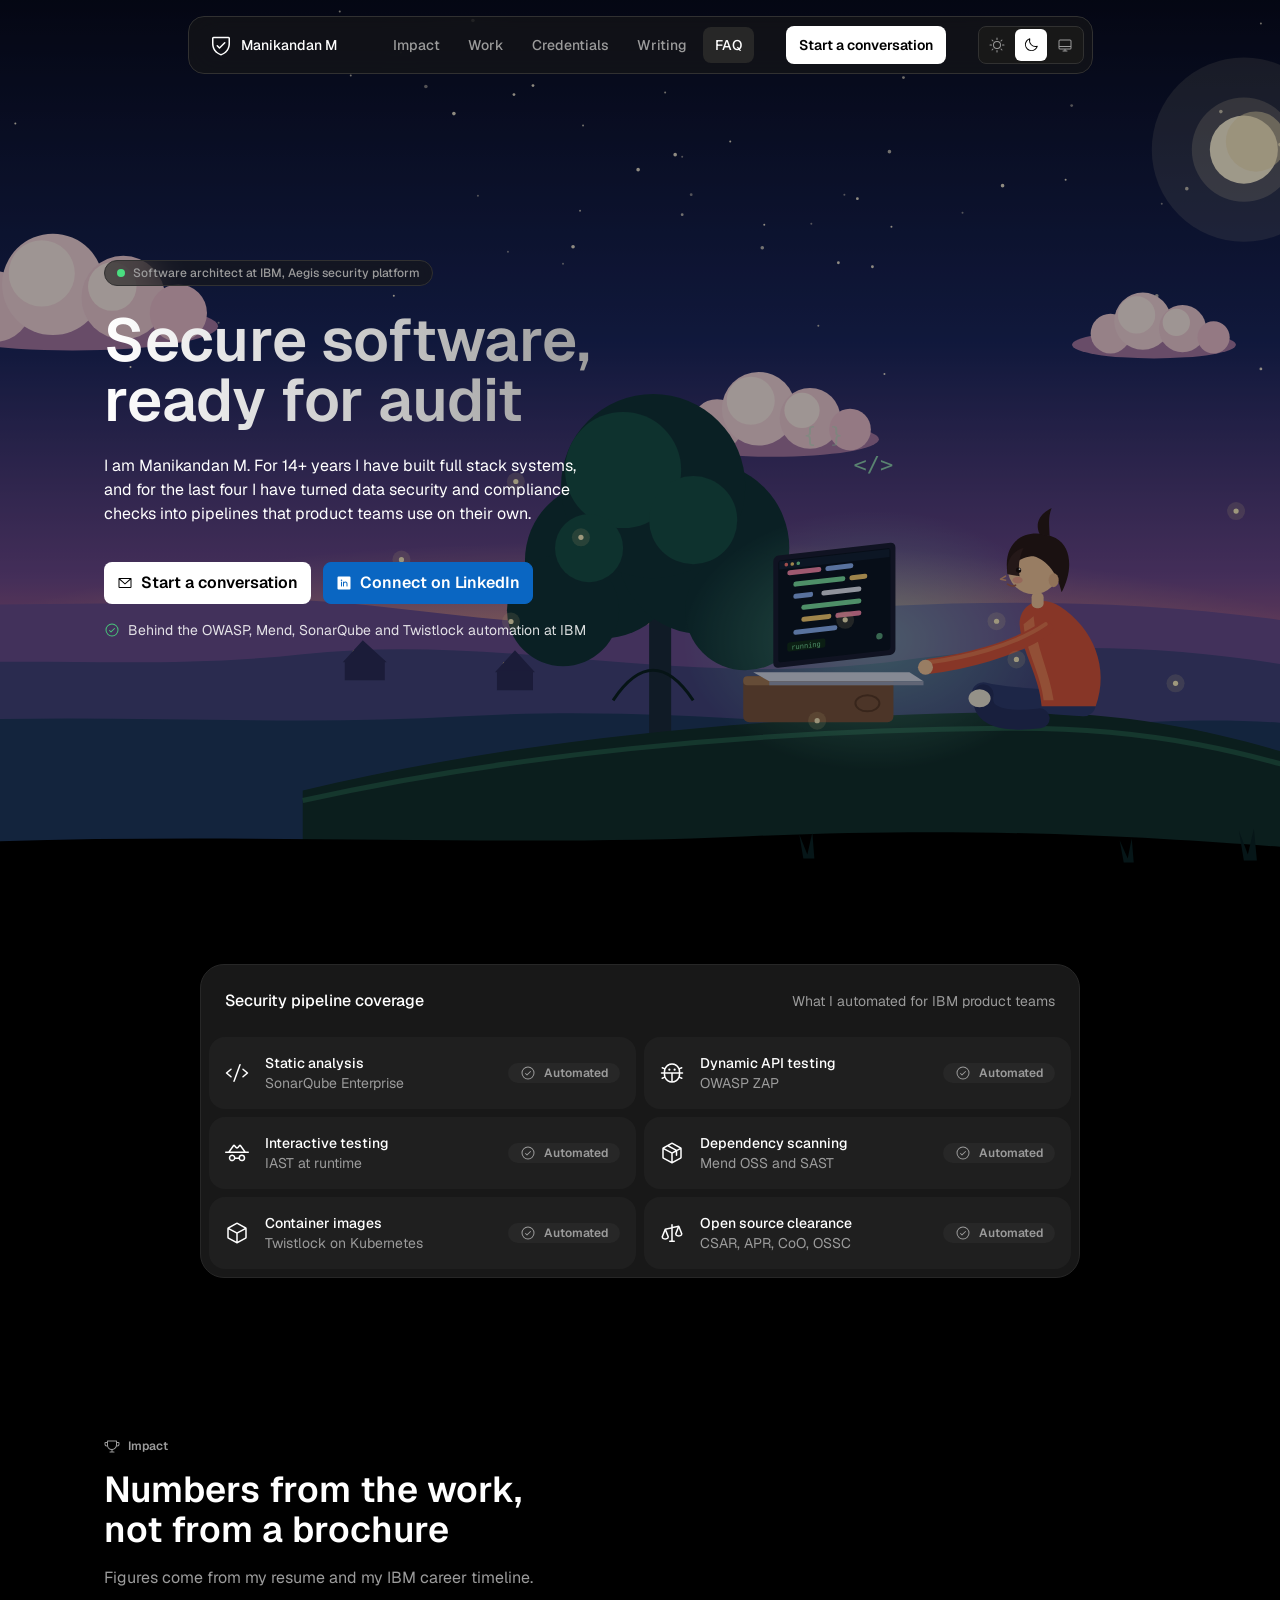
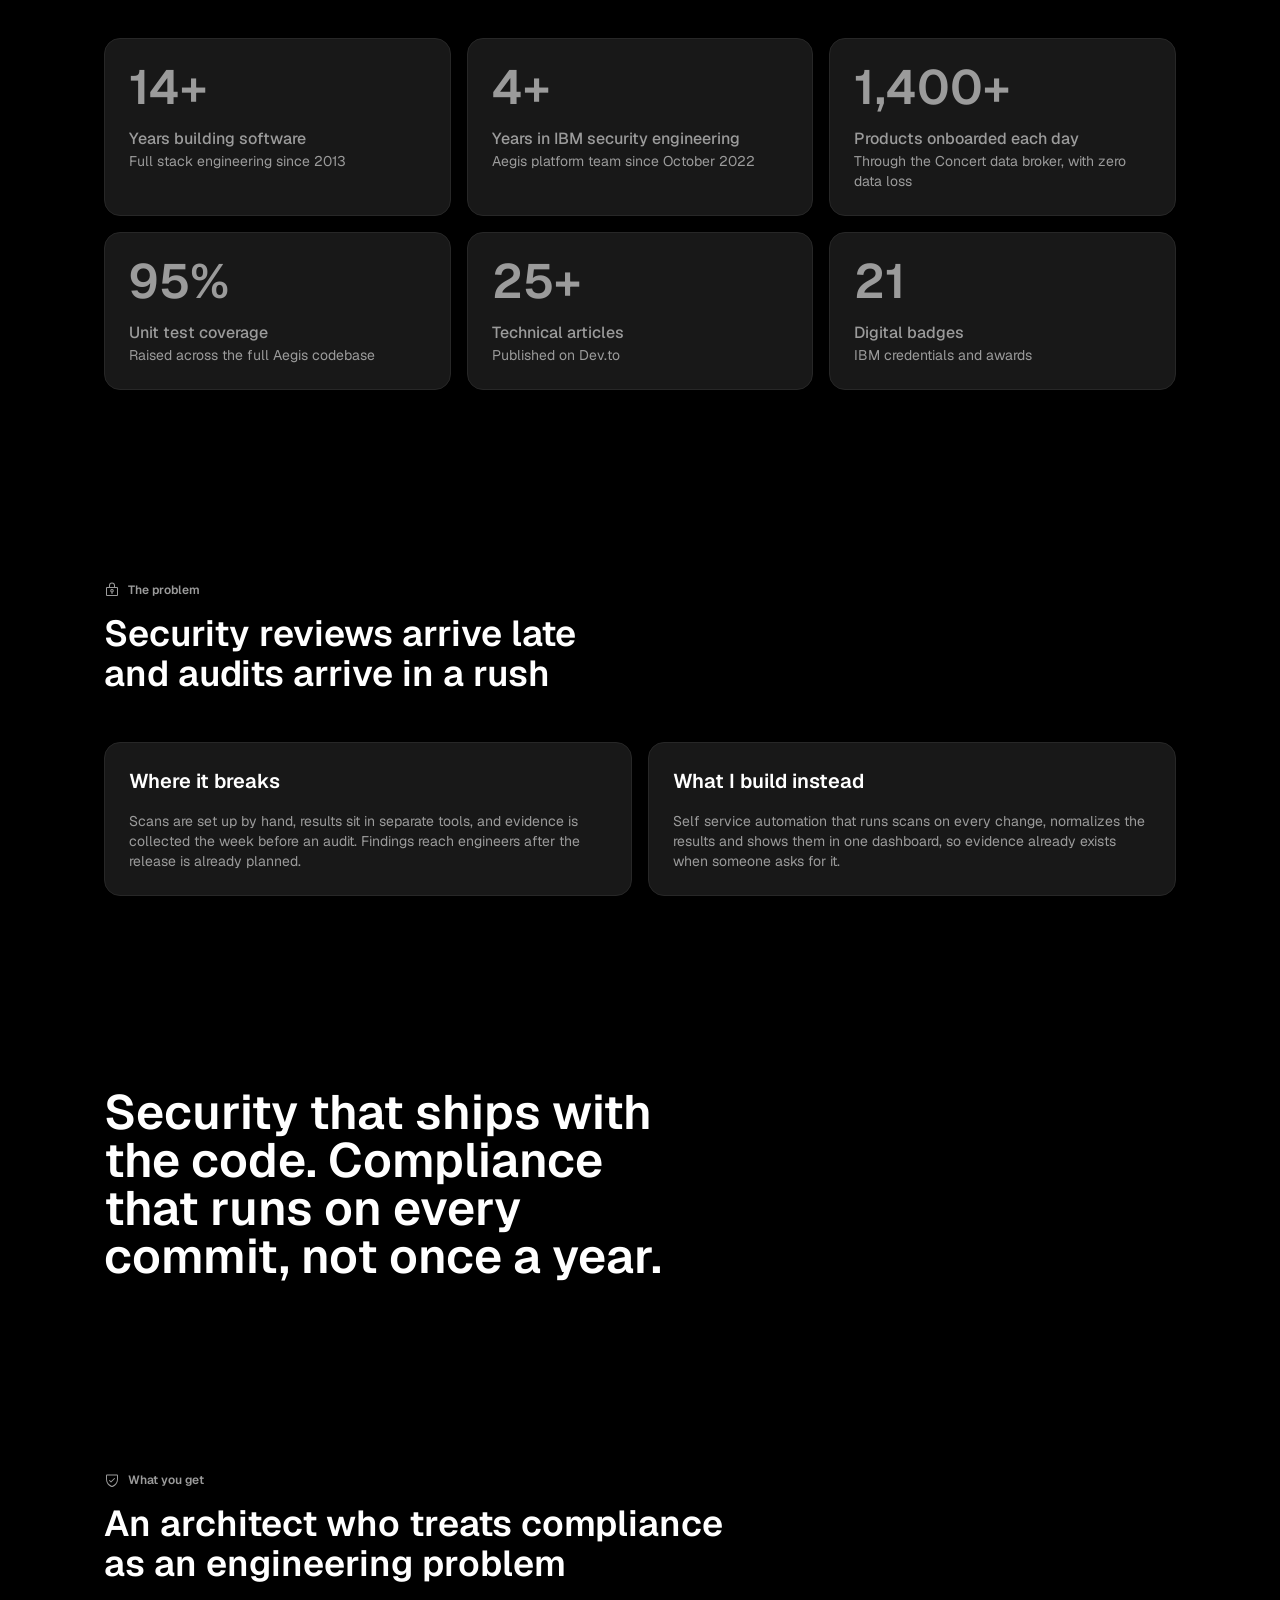
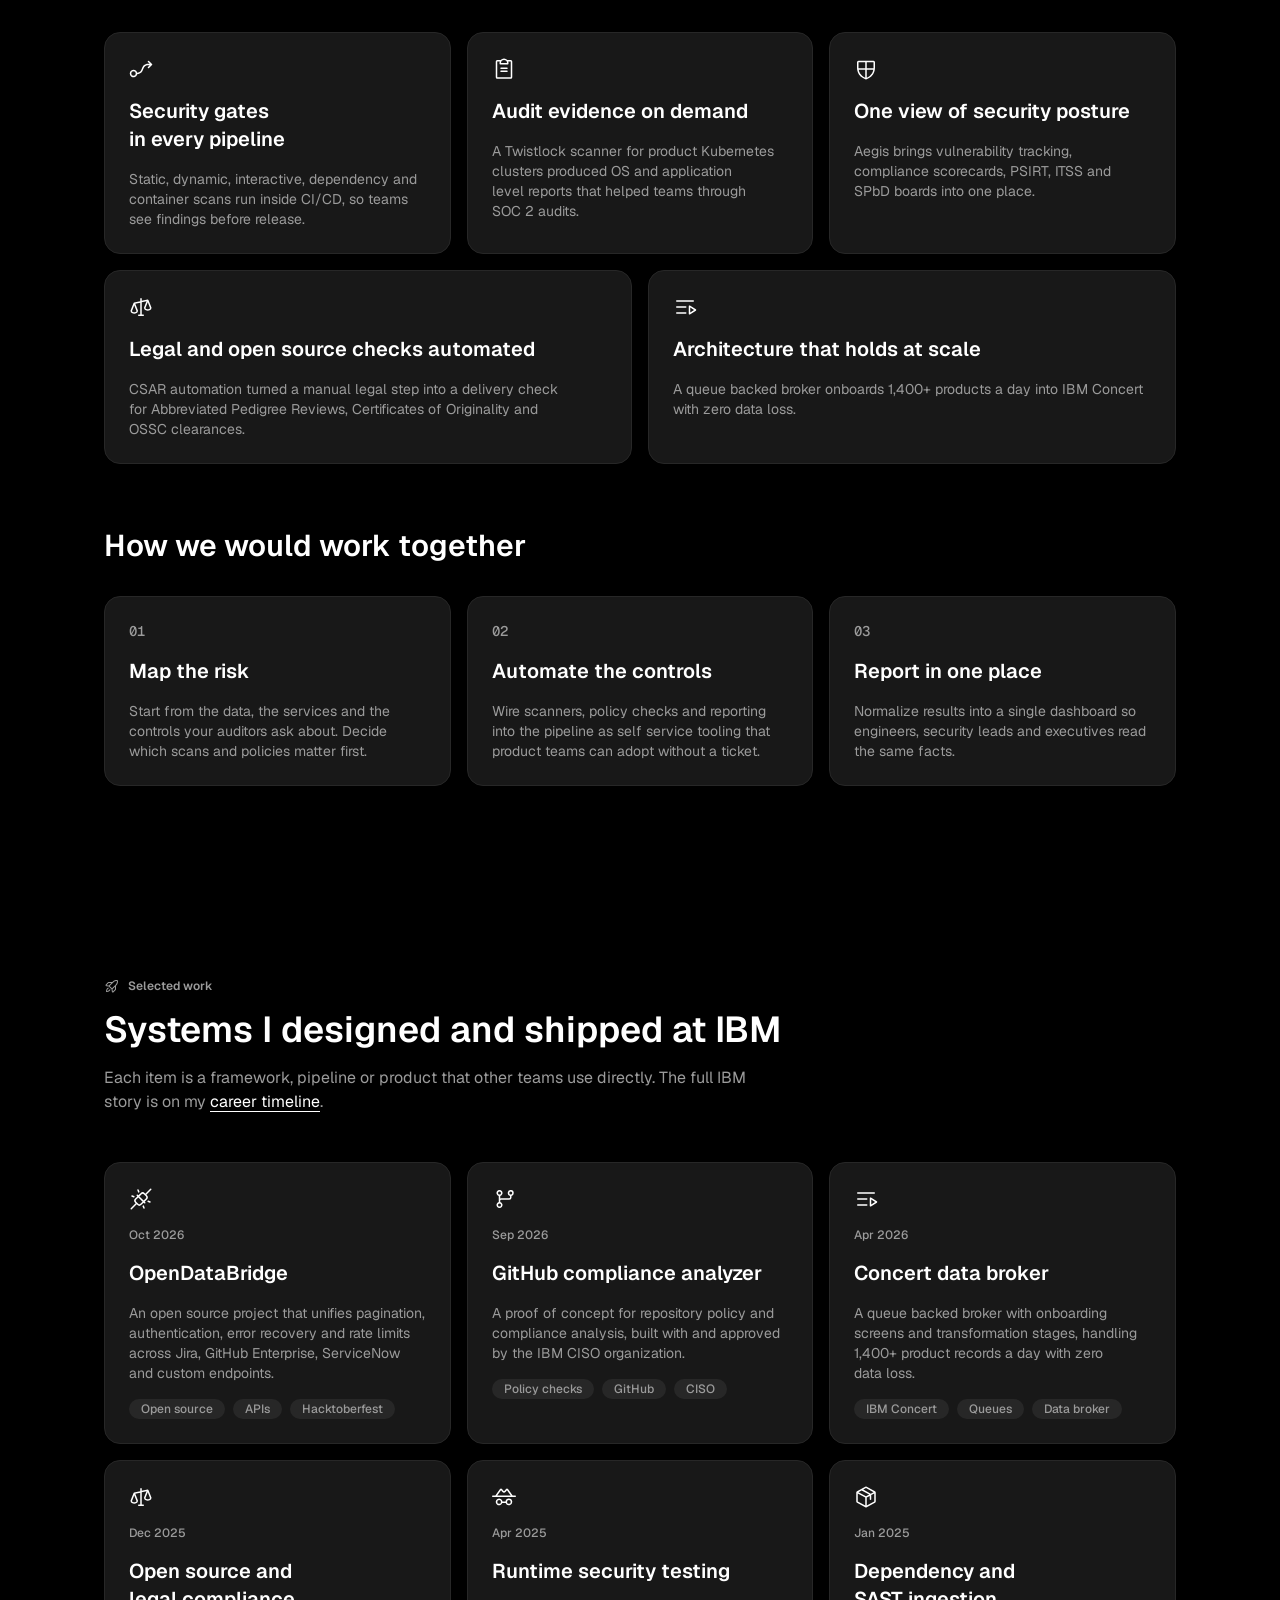
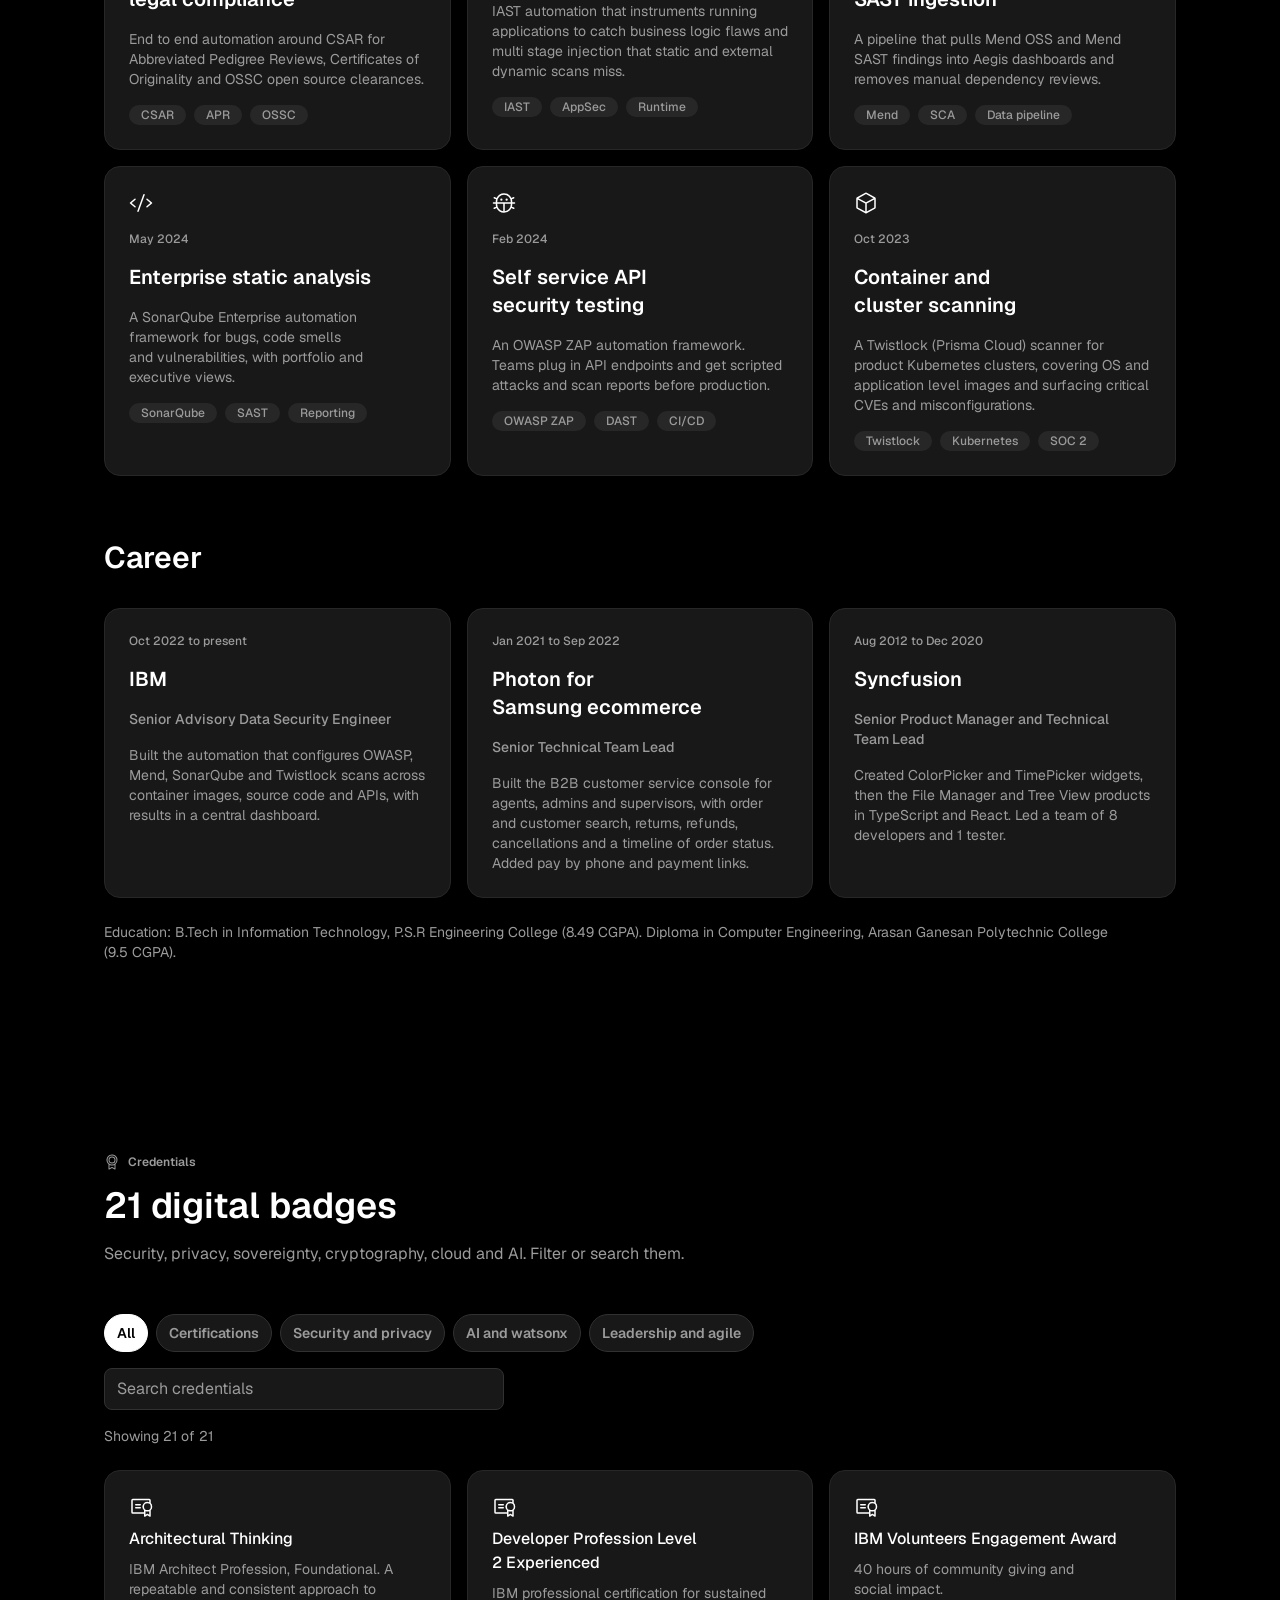
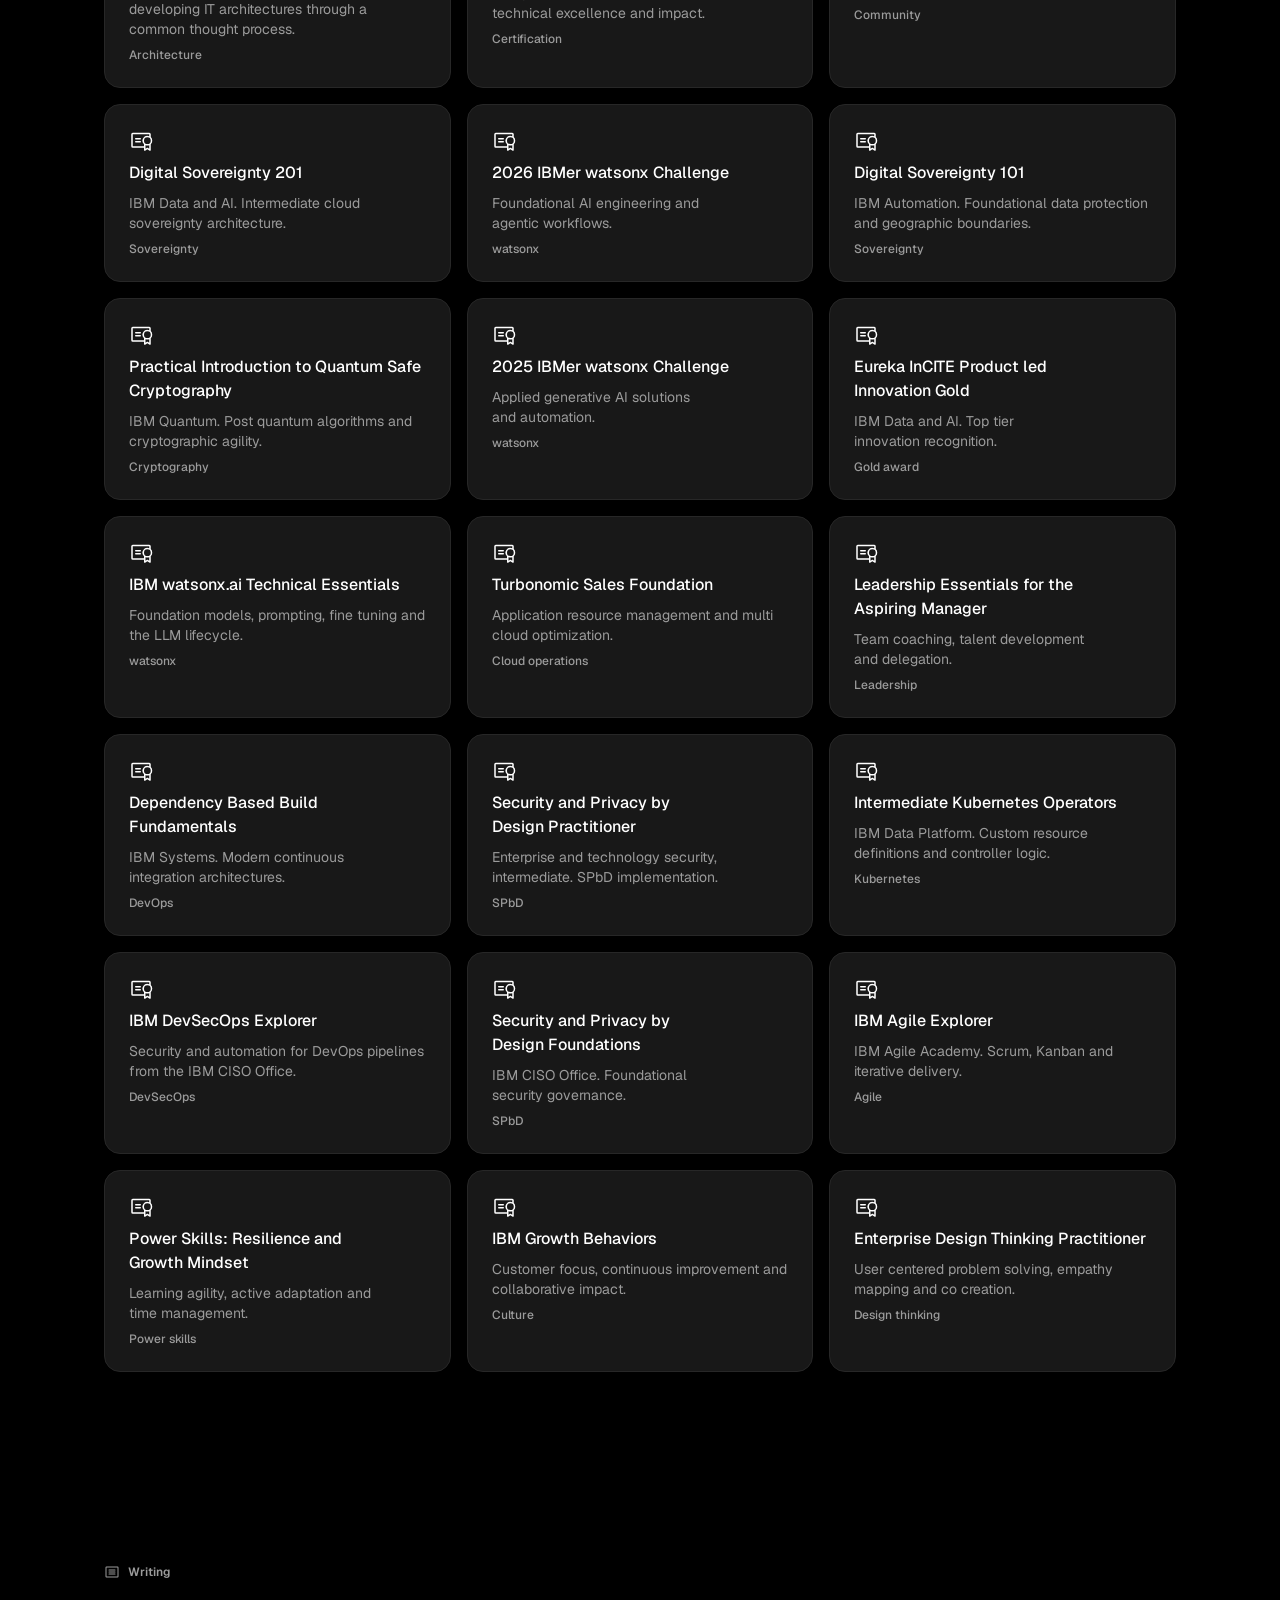
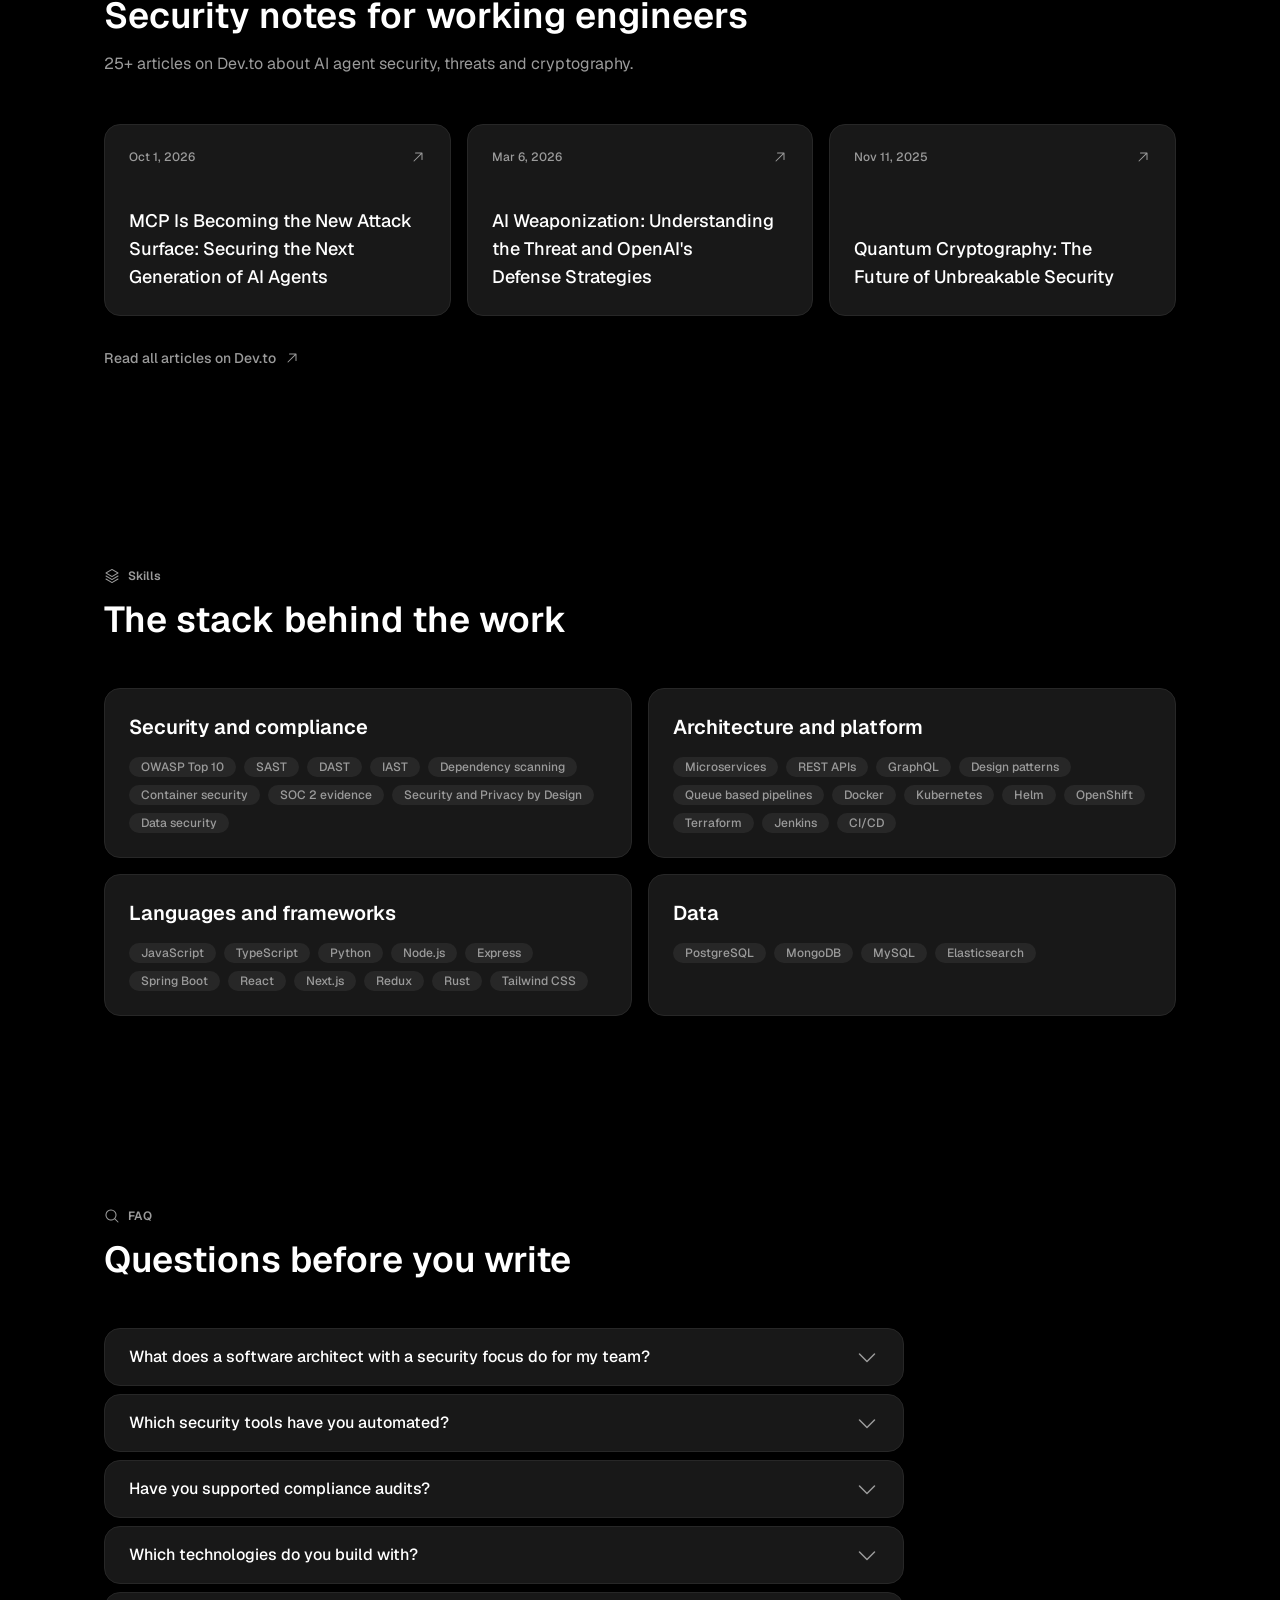
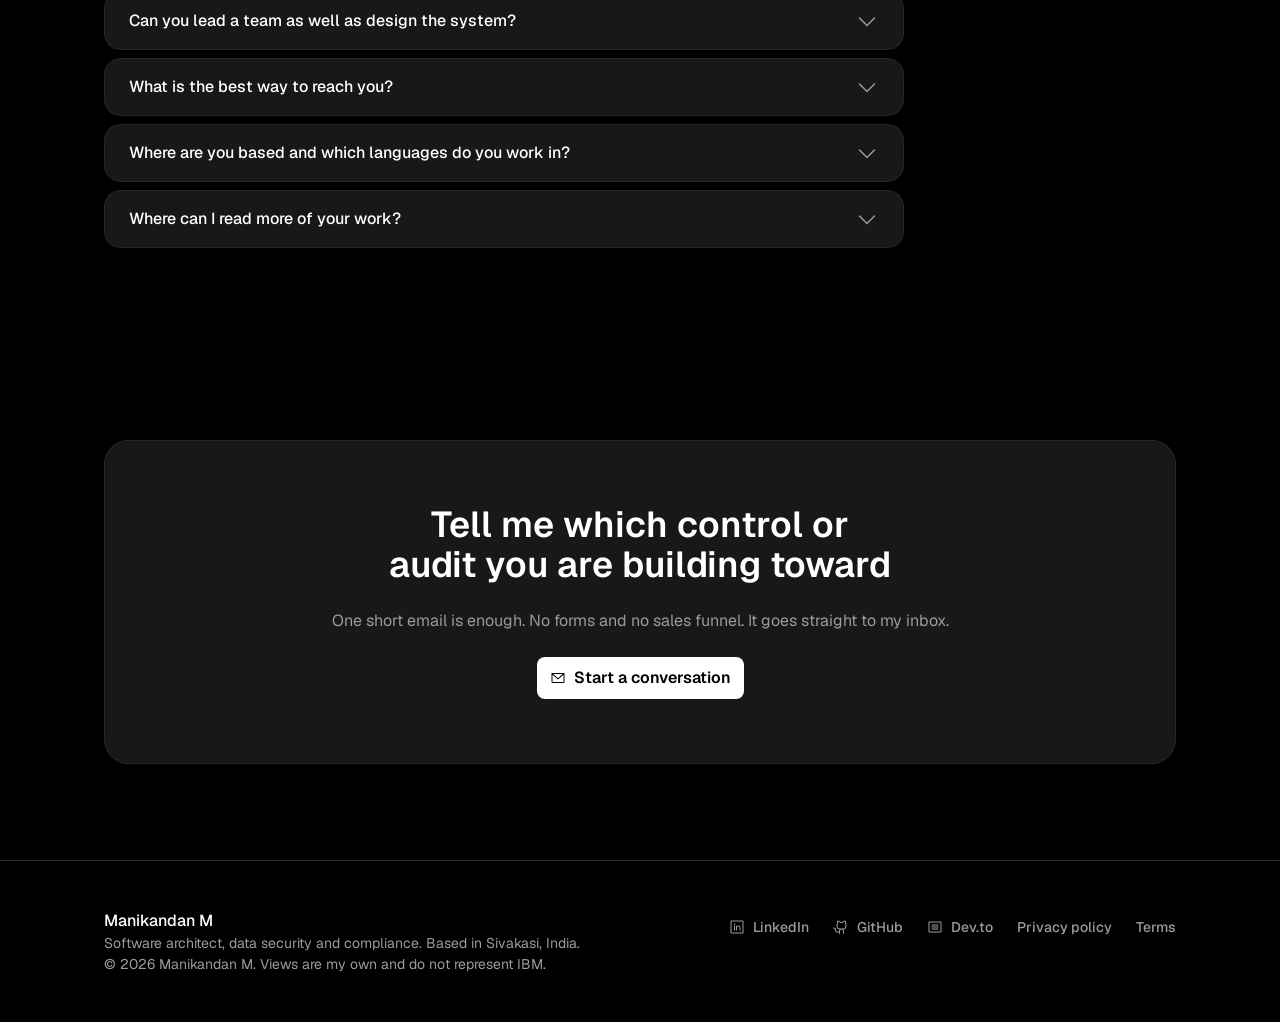
<file: docs/about_me.html>
<!DOCTYPE html>
<html lang="en">
<head>
<meta charset="utf-8">
<meta name="viewport" content="width=device-width, initial-scale=1">
<title>Manikandan M | Software architect for secure, compliant systems</title>
<meta name="description" content="Software architect at IBM with 14+ years of experience in data security, compliance automation and full stack engineering. See selected work and get in touch.">
<meta name="robots" content="index,follow">
<meta name="theme-color" content="#000000">
<link rel="canonical" href="https://manikandan05.github.io/about_me.html">
<link rel="icon" href="assets/favicon.svg" type="image/svg+xml">
<link rel="preload" href="assets/fonts/Geist-Variable.woff2" as="font" type="font/woff2" crossorigin>
<meta property="og:type" content="website">
<meta property="og:site_name" content="Manikandan M">
<meta property="og:title" content="Manikandan M | Software architect for secure, compliant systems">
<meta property="og:description" content="Software architect at IBM with 14+ years of experience in data security, compliance automation and full stack engineering. See selected work and get in touch.">
<meta property="og:url" content="https://manikandan05.github.io/about_me.html">
<meta property="og:image" content="https://manikandan05.github.io/assets/og.png">
<meta property="og:image:alt" content="Manikandan M, software architect for secure and compliant systems">
<meta name="twitter:card" content="summary_large_image">
<meta name="twitter:title" content="Manikandan M | Software architect for secure, compliant systems">
<meta name="twitter:description" content="Software architect at IBM with 14+ years of experience in data security, compliance automation and full stack engineering. See selected work and get in touch.">
<meta name="twitter:image" content="https://manikandan05.github.io/assets/og.png">
<script>(function(){var r=document.documentElement;r.classList.add("js");var c="dark";try{var s=localStorage.getItem("theme");if(s==="light"||s==="dark"||s==="system")c=s}catch(e){}var t=c==="system"?(matchMedia("(prefers-color-scheme: light)").matches?"light":"dark"):c;r.setAttribute("data-theme",t);r.setAttribute("data-theme-pref",c)})()</script>
<link rel="stylesheet" href="styles.css">
<script type="application/ld+json">{"@context": "https://schema.org", "@graph": [{"@type": "Person", "name": "Manikandan M", "jobTitle": "Software architect, data security and compliance", "worksFor": {"@type": "Organization", "name": "IBM"}, "email": "mailto:mani_kandan05@yahoo.com", "address": {"@type": "PostalAddress", "addressLocality": "Sivakasi", "addressCountry": "IN"}, "url": "https://manikandan05.github.io/about_me.html", "sameAs": ["https://www.linkedin.com/in/manikandan-mariappan-758b9676/", "https://github.com/manikandan05", "https://dev.to/manikandan"], "knowsAbout": ["Software architecture", "Data security", "DevSecOps", "Compliance automation", "OWASP", "Kubernetes"]}, {"@type": "FAQPage", "mainEntity": [{"@type": "Question", "name": "What does a software architect with a security focus do for my team?", "acceptedAnswer": {"@type": "Answer", "text": "I design systems where scanning, policy checks and evidence collection are part of the delivery pipeline. At IBM that means self service tooling for static, dynamic, interactive, dependency and container testing, with results in one dashboard."}}, {"@type": "Question", "name": "Which security tools have you automated?", "acceptedAnswer": {"@type": "Answer", "text": "OWASP ZAP for dynamic API testing, SonarQube Enterprise for static analysis, Mend for open source and SAST findings, Twistlock for container and cluster scanning, IAST for runtime testing, and CSAR for open source and legal clearance."}}, {"@type": "Question", "name": "Have you supported compliance audits?", "acceptedAnswer": {"@type": "Answer", "text": "My Twistlock scanner for product Kubernetes clusters has been used by teams going through SOC\u00a02 audits. I also work on the Aegis boards for PSIRT, ITSS and Security and Privacy by Design. I cannot speak for how your own organization is certified."}}, {"@type": "Question", "name": "Which technologies do you build with?", "acceptedAnswer": {"@type": "Answer", "text": "React, Next.js, JavaScript, TypeScript, Node.js, Python, Spring Boot and Rust, with PostgreSQL, MongoDB and MySQL. For delivery I use Docker, Kubernetes, Helm, OpenShift, Terraform and Jenkins."}}, {"@type": "Question", "name": "Can you lead a team as well as design the system?", "acceptedAnswer": {"@type": "Answer", "text": "Yes. At Syncfusion I led 8 developers and 1 tester and delivered to timeline without cutting quality. At IBM I mentor engineers across teams on technical depth and career growth."}}, {"@type": "Question", "name": "What is the best way to reach you?", "acceptedAnswer": {"@type": "Answer", "text": "Email is the fastest route. Describe the system, the control or audit you are working toward, and the timeline. I will tell you plainly whether it is a fit."}}, {"@type": "Question", "name": "Where are you based and which languages do you work in?", "acceptedAnswer": {"@type": "Answer", "text": "I am based in Sivakasi, India. I work in English at a professional level and Tamil is my native language."}}, {"@type": "Question", "name": "Where can I read more of your work?", "acceptedAnswer": {"@type": "Answer", "text": "I have published 25+ technical articles on Dev.to, covering security, AI agents and cloud native engineering. My IBM career timeline is on a separate page linked in the Work section."}}]}]}</script>
</head>
<body>
<svg xmlns="http://www.w3.org/2000/svg" width="0" height="0" style="position:absolute" aria-hidden="true" focusable="false"><symbol id="i-arrow-left" viewBox="0 0 256 256"><path d="M224,128a8,8,0,0,1-8,8H59.31l58.35,58.34a8,8,0,0,1-11.32,11.32l-72-72a8,8,0,0,1,0-11.32l72-72a8,8,0,0,1,11.32,11.32L59.31,120H216A8,8,0,0,1,224,128Z"/></symbol><symbol id="i-arrow-right" viewBox="0 0 256 256"><path d="M221.66,133.66l-72,72a8,8,0,0,1-11.32-11.32L196.69,136H40a8,8,0,0,1,0-16H196.69L138.34,61.66a8,8,0,0,1,11.32-11.32l72,72A8,8,0,0,1,221.66,133.66Z"/></symbol><symbol id="i-arrow-up-right" viewBox="0 0 256 256"><path d="M200,64V168a8,8,0,0,1-16,0V83.31L69.66,197.66a8,8,0,0,1-11.32-11.32L172.69,72H88a8,8,0,0,1,0-16H192A8,8,0,0,1,200,64Z"/></symbol><symbol id="i-arrow-up" viewBox="0 0 256 256"><path d="M205.66,117.66a8,8,0,0,1-11.32,0L136,59.31V216a8,8,0,0,1-16,0V59.31L61.66,117.66a8,8,0,0,1-11.32-11.32l72-72a8,8,0,0,1,11.32,0l72,72A8,8,0,0,1,205.66,117.66Z"/></symbol><symbol id="i-article" viewBox="0 0 256 256"><path d="M216,40H40A16,16,0,0,0,24,56V200a16,16,0,0,0,16,16H216a16,16,0,0,0,16-16V56A16,16,0,0,0,216,40Zm0,160H40V56H216V200ZM184,96a8,8,0,0,1-8,8H80a8,8,0,0,1,0-16h96A8,8,0,0,1,184,96Zm0,32a8,8,0,0,1-8,8H80a8,8,0,0,1,0-16h96A8,8,0,0,1,184,128Zm0,32a8,8,0,0,1-8,8H80a8,8,0,0,1,0-16h96A8,8,0,0,1,184,160Z"/></symbol><symbol id="i-bug" viewBox="0 0 256 256"><path d="M144,92a12,12,0,1,1,12,12A12,12,0,0,1,144,92ZM100,80a12,12,0,1,0,12,12A12,12,0,0,0,100,80Zm116,64A87.76,87.76,0,0,1,213,167l22.24,9.72A8,8,0,0,1,232,192a7.89,7.89,0,0,1-3.2-.67L207.38,182a88,88,0,0,1-158.76,0L27.2,191.33A7.89,7.89,0,0,1,24,192a8,8,0,0,1-3.2-15.33L43,167A87.76,87.76,0,0,1,40,144v-8H16a8,8,0,0,1,0-16H40v-8a87.76,87.76,0,0,1,3-23L20.8,79.33a8,8,0,1,1,6.4-14.66L48.62,74a88,88,0,0,1,158.76,0l21.42-9.36a8,8,0,0,1,6.4,14.66L213,89.05a87.76,87.76,0,0,1,3,23v8h24a8,8,0,0,1,0,16H216ZM56,120H200v-8a72,72,0,0,0-144,0Zm64,95.54V136H56v8A72.08,72.08,0,0,0,120,215.54ZM200,144v-8H136v79.54A72.08,72.08,0,0,0,200,144Z"/></symbol><symbol id="i-caret-down" viewBox="0 0 256 256"><path d="M213.66,101.66l-80,80a8,8,0,0,1-11.32,0l-80-80A8,8,0,0,1,53.66,90.34L128,164.69l74.34-74.35a8,8,0,0,1,11.32,11.32Z"/></symbol><symbol id="i-certificate" viewBox="0 0 256 256"><path d="M128,136a8,8,0,0,1-8,8H72a8,8,0,0,1,0-16h48A8,8,0,0,1,128,136Zm-8-40H72a8,8,0,0,0,0,16h48a8,8,0,0,0,0-16Zm112,65.47V224A8,8,0,0,1,220,231l-24-13.74L172,231A8,8,0,0,1,160,224V200H40a16,16,0,0,1-16-16V56A16,16,0,0,1,40,40H216a16,16,0,0,1,16,16V86.53a51.88,51.88,0,0,1,0,74.94ZM160,184V161.47A52,52,0,0,1,216,76V56H40V184Zm56-12a51.88,51.88,0,0,1-40,0v38.22l16-9.16a8,8,0,0,1,7.94,0l16,9.16Zm16-48a36,36,0,1,0-36,36A36,36,0,0,0,232,124Z"/></symbol><symbol id="i-check-circle" viewBox="0 0 256 256"><path d="M173.66,98.34a8,8,0,0,1,0,11.32l-56,56a8,8,0,0,1-11.32,0l-24-24a8,8,0,0,1,11.32-11.32L112,148.69l50.34-50.35A8,8,0,0,1,173.66,98.34ZM232,128A104,104,0,1,1,128,24,104.11,104.11,0,0,1,232,128Zm-16,0a88,88,0,1,0-88,88A88.1,88.1,0,0,0,216,128Z"/></symbol><symbol id="i-clipboard-text" viewBox="0 0 256 256"><path d="M168,152a8,8,0,0,1-8,8H96a8,8,0,0,1,0-16h64A8,8,0,0,1,168,152Zm-8-40H96a8,8,0,0,0,0,16h64a8,8,0,0,0,0-16Zm56-64V216a16,16,0,0,1-16,16H56a16,16,0,0,1-16-16V48A16,16,0,0,1,56,32H92.26a47.92,47.92,0,0,1,71.48,0H200A16,16,0,0,1,216,48ZM96,64h64a32,32,0,0,0-64,0ZM200,48H173.25A47.93,47.93,0,0,1,176,64v8a8,8,0,0,1-8,8H88a8,8,0,0,1-8-8V64a47.93,47.93,0,0,1,2.75-16H56V216H200Z"/></symbol><symbol id="i-code" viewBox="0 0 256 256"><path d="M69.12,94.15,28.5,128l40.62,33.85a8,8,0,1,1-10.24,12.29l-48-40a8,8,0,0,1,0-12.29l48-40a8,8,0,0,1,10.24,12.3Zm176,27.7-48-40a8,8,0,1,0-10.24,12.3L227.5,128l-40.62,33.85a8,8,0,1,0,10.24,12.29l48-40a8,8,0,0,0,0-12.29ZM162.73,32.48a8,8,0,0,0-10.25,4.79l-64,176a8,8,0,0,0,4.79,10.26A8.14,8.14,0,0,0,96,224a8,8,0,0,0,7.52-5.27l64-176A8,8,0,0,0,162.73,32.48Z"/></symbol><symbol id="i-cube" viewBox="0 0 256 256"><path d="M223.68,66.15,135.68,18h0a15.88,15.88,0,0,0-15.36,0l-88,48.17a16,16,0,0,0-8.32,14v95.64a16,16,0,0,0,8.32,14l88,48.17a15.88,15.88,0,0,0,15.36,0l88-48.17a16,16,0,0,0,8.32-14V80.18A16,16,0,0,0,223.68,66.15ZM128,32h0l80.34,44L128,120,47.66,76ZM40,90l80,43.78v85.79L40,175.82Zm96,129.57V133.82L216,90v85.78Z"/></symbol><symbol id="i-database" viewBox="0 0 256 256"><path d="M128,24C74.17,24,32,48.6,32,80v96c0,31.4,42.17,56,96,56s96-24.6,96-56V80C224,48.6,181.83,24,128,24Zm80,104c0,9.62-7.88,19.43-21.61,26.92C170.93,163.35,150.19,168,128,168s-42.93-4.65-58.39-13.08C55.88,147.43,48,137.62,48,128V111.36c17.06,15,46.23,24.64,80,24.64s62.94-9.68,80-24.64ZM69.61,53.08C85.07,44.65,105.81,40,128,40s42.93,4.65,58.39,13.08C200.12,60.57,208,70.38,208,80s-7.88,19.43-21.61,26.92C170.93,115.35,150.19,120,128,120s-42.93-4.65-58.39-13.08C55.88,99.43,48,89.62,48,80S55.88,60.57,69.61,53.08ZM186.39,202.92C170.93,211.35,150.19,216,128,216s-42.93-4.65-58.39-13.08C55.88,195.43,48,185.62,48,176V159.36c17.06,15,46.23,24.64,80,24.64s62.94-9.68,80-24.64V176C208,185.62,200.12,195.43,186.39,202.92Z"/></symbol><symbol id="i-desktop" viewBox="0 0 256 256"><path d="M208,40H48A24,24,0,0,0,24,64V176a24,24,0,0,0,24,24h72v16H96a8,8,0,0,0,0,16h64a8,8,0,0,0,0-16H136V200h72a24,24,0,0,0,24-24V64A24,24,0,0,0,208,40ZM48,56H208a8,8,0,0,1,8,8v80H40V64A8,8,0,0,1,48,56ZM208,184H48a8,8,0,0,1-8-8V160H216v16A8,8,0,0,1,208,184Z"/></symbol><symbol id="i-detective" viewBox="0 0 256 256"><path d="M248,112H220.08l-47.5-65.41a16,16,0,0,0-25.31-.72l-12.85,14.9-.2.23a7.95,7.95,0,0,1-12.44,0l-.2-.23-12.85-14.9a16,16,0,0,0-25.31.72L35.92,112H8a8,8,0,0,0,0,16H248a8,8,0,0,0,0-16ZM96.34,56l.19.23,12.85,14.89a24,24,0,0,0,37.24,0l12.85-14.89c.06-.08.1-.15.17-.23l40.66,56H55.69ZM180,144a36,36,0,0,0-35.77,32H111.77a36,36,0,1,0-1.83,16h36.12A36,36,0,1,0,180,144ZM76,200a20,20,0,1,1,20-20A20,20,0,0,1,76,200Zm104,0a20,20,0,1,1,20-20A20,20,0,0,1,180,200Z"/></symbol><symbol id="i-envelope-simple" viewBox="0 0 256 256"><path d="M224,48H32a8,8,0,0,0-8,8V192a16,16,0,0,0,16,16H216a16,16,0,0,0,16-16V56A8,8,0,0,0,224,48ZM203.43,64,128,133.15,52.57,64ZM216,192H40V74.19l82.59,75.71a8,8,0,0,0,10.82,0L216,74.19V192Z"/></symbol><symbol id="i-file-magnifying-glass" viewBox="0 0 256 256"><path d="M213.66,82.34l-56-56A8,8,0,0,0,152,24H56A16,16,0,0,0,40,40V216a16,16,0,0,0,16,16H200a16,16,0,0,0,16-16V88A8,8,0,0,0,213.66,82.34ZM160,51.31,188.69,80H160ZM200,216H56V40h88V88a8,8,0,0,0,8,8h48V216Zm-45.54-48.85a36.05,36.05,0,1,0-11.31,11.31l11.19,11.2a8,8,0,0,0,11.32-11.32ZM104,148a20,20,0,1,1,20,20A20,20,0,0,1,104,148Z"/></symbol><symbol id="i-flow-arrow" viewBox="0 0 256 256"><path d="M245.66,74.34l-32-32a8,8,0,0,0-11.32,11.32L220.69,72H208c-49.33,0-61.05,28.12-71.38,52.92-9.38,22.51-16.92,40.59-49.48,42.84a40,40,0,1,0,.1,16c43.26-2.65,54.34-29.15,64.14-52.69C161.41,107,169.33,88,208,88h12.69l-18.35,18.34a8,8,0,0,0,11.32,11.32l32-32A8,8,0,0,0,245.66,74.34ZM48,200a24,24,0,1,1,24-24A24,24,0,0,1,48,200Z"/></symbol><symbol id="i-git-branch" viewBox="0 0 256 256"><path d="M232,64a32,32,0,1,0-40,31v17a8,8,0,0,1-8,8H96a23.84,23.84,0,0,0-8,1.38V95a32,32,0,1,0-16,0v66a32,32,0,1,0,16,0V144a8,8,0,0,1,8-8h88a24,24,0,0,0,24-24V95A32.06,32.06,0,0,0,232,64ZM64,64A16,16,0,1,1,80,80,16,16,0,0,1,64,64ZM96,192a16,16,0,1,1-16-16A16,16,0,0,1,96,192ZM200,80a16,16,0,1,1,16-16A16,16,0,0,1,200,80Z"/></symbol><symbol id="i-github-logo" viewBox="0 0 256 256"><path d="M208.31,75.68A59.78,59.78,0,0,0,202.93,28,8,8,0,0,0,196,24a59.75,59.75,0,0,0-48,24H124A59.75,59.75,0,0,0,76,24a8,8,0,0,0-6.93,4,59.78,59.78,0,0,0-5.38,47.68A58.14,58.14,0,0,0,56,104v8a56.06,56.06,0,0,0,48.44,55.47A39.8,39.8,0,0,0,96,192v8H72a24,24,0,0,1-24-24A40,40,0,0,0,8,136a8,8,0,0,0,0,16,24,24,0,0,1,24,24,40,40,0,0,0,40,40H96v16a8,8,0,0,0,16,0V192a24,24,0,0,1,48,0v40a8,8,0,0,0,16,0V192a39.8,39.8,0,0,0-8.44-24.53A56.06,56.06,0,0,0,216,112v-8A58.14,58.14,0,0,0,208.31,75.68ZM200,112a40,40,0,0,1-40,40H112a40,40,0,0,1-40-40v-8a41.74,41.74,0,0,1,6.9-22.48A8,8,0,0,0,80,73.83a43.81,43.81,0,0,1,.79-33.58,43.88,43.88,0,0,1,32.32,20.06A8,8,0,0,0,119.82,64h32.35a8,8,0,0,0,6.74-3.69,43.87,43.87,0,0,1,32.32-20.06A43.81,43.81,0,0,1,192,73.83a8.09,8.09,0,0,0,1,7.65A41.72,41.72,0,0,1,200,104Z"/></symbol><symbol id="i-linkedin-logo-fill" viewBox="0 0 256 256"><path d="M216,24H40A16,16,0,0,0,24,40V216a16,16,0,0,0,16,16H216a16,16,0,0,0,16-16V40A16,16,0,0,0,216,24ZM96,176a8,8,0,0,1-16,0V112a8,8,0,0,1,16,0ZM88,96a12,12,0,1,1,12-12A12,12,0,0,1,88,96Zm96,80a8,8,0,0,1-16,0V140a20,20,0,0,0-40,0v36a8,8,0,0,1-16,0V112a8,8,0,0,1,15.79-1.78A36,36,0,0,1,184,140Z"/></symbol><symbol id="i-linkedin-logo" viewBox="0 0 256 256"><path d="M216,24H40A16,16,0,0,0,24,40V216a16,16,0,0,0,16,16H216a16,16,0,0,0,16-16V40A16,16,0,0,0,216,24Zm0,192H40V40H216V216ZM96,112v64a8,8,0,0,1-16,0V112a8,8,0,0,1,16,0Zm88,28v36a8,8,0,0,1-16,0V140a20,20,0,0,0-40,0v36a8,8,0,0,1-16,0V112a8,8,0,0,1,15.79-1.78A36,36,0,0,1,184,140ZM100,84A12,12,0,1,1,88,72,12,12,0,0,1,100,84Z"/></symbol><symbol id="i-lock-key" viewBox="0 0 256 256"><path d="M128,112a28,28,0,0,0-8,54.83V184a8,8,0,0,0,16,0V166.83A28,28,0,0,0,128,112Zm0,40a12,12,0,1,1,12-12A12,12,0,0,1,128,152Zm80-72H176V56a48,48,0,0,0-96,0V80H48A16,16,0,0,0,32,96V208a16,16,0,0,0,16,16H208a16,16,0,0,0,16-16V96A16,16,0,0,0,208,80ZM96,56a32,32,0,0,1,64,0V80H96ZM208,208H48V96H208V208Z"/></symbol><symbol id="i-magnifying-glass" viewBox="0 0 256 256"><path d="M229.66,218.34l-50.07-50.06a88.11,88.11,0,1,0-11.31,11.31l50.06,50.07a8,8,0,0,0,11.32-11.32ZM40,112a72,72,0,1,1,72,72A72.08,72.08,0,0,1,40,112Z"/></symbol><symbol id="i-medal" viewBox="0 0 256 256"><path d="M216,96A88,88,0,1,0,72,163.83V240a8,8,0,0,0,11.58,7.16L128,225l44.43,22.21A8.07,8.07,0,0,0,176,248a8,8,0,0,0,8-8V163.83A87.85,87.85,0,0,0,216,96ZM56,96a72,72,0,1,1,72,72A72.08,72.08,0,0,1,56,96ZM168,227.06l-36.43-18.21a8,8,0,0,0-7.16,0L88,227.06V174.37a87.89,87.89,0,0,0,80,0ZM128,152A56,56,0,1,0,72,96,56.06,56.06,0,0,0,128,152Zm0-96A40,40,0,1,1,88,96,40,40,0,0,1,128,56Z"/></symbol><symbol id="i-moon" viewBox="0 0 256 256"><path d="M233.54,142.23a8,8,0,0,0-8-2,88.08,88.08,0,0,1-109.8-109.8,8,8,0,0,0-10-10,104.84,104.84,0,0,0-52.91,37A104,104,0,0,0,136,224a103.09,103.09,0,0,0,62.52-20.88,104.84,104.84,0,0,0,37-52.91A8,8,0,0,0,233.54,142.23ZM188.9,190.34A88,88,0,0,1,65.66,67.11a89,89,0,0,1,31.4-26A106,106,0,0,0,96,56,104.11,104.11,0,0,0,200,160a106,106,0,0,0,14.92-1.06A89,89,0,0,1,188.9,190.34Z"/></symbol><symbol id="i-package" viewBox="0 0 256 256"><path d="M223.68,66.15,135.68,18a15.88,15.88,0,0,0-15.36,0l-88,48.17a16,16,0,0,0-8.32,14v95.64a16,16,0,0,0,8.32,14l88,48.17a15.88,15.88,0,0,0,15.36,0l88-48.17a16,16,0,0,0,8.32-14V80.18A16,16,0,0,0,223.68,66.15ZM128,32l80.34,44-29.77,16.3-80.35-44ZM128,120,47.66,76l33.9-18.56,80.34,44ZM40,90l80,43.78v85.79L40,175.82Zm176,85.78h0l-80,43.79V133.82l32-17.51V152a8,8,0,0,0,16,0V107.55L216,90v85.77Z"/></symbol><symbol id="i-plugs-connected" viewBox="0 0 256 256"><path d="M237.66,18.34a8,8,0,0,0-11.32,0l-52.4,52.41-5.37-5.38a32.05,32.05,0,0,0-45.26,0L100,88.69l-6.34-6.35A8,8,0,0,0,82.34,93.66L88.69,100,65.37,123.31a32,32,0,0,0,0,45.26l5.38,5.37-52.41,52.4a8,8,0,0,0,11.32,11.32l52.4-52.41,5.37,5.38a32,32,0,0,0,45.26,0L156,167.31l6.34,6.35a8,8,0,0,0,11.32-11.32L167.31,156l23.32-23.31a32,32,0,0,0,0-45.26l-5.38-5.37,52.41-52.4A8,8,0,0,0,237.66,18.34Zm-116.29,161a16,16,0,0,1-22.62,0L76.69,157.25a16,16,0,0,1,0-22.62L100,111.31,144.69,156Zm57.94-57.94L156,144.69,111.31,100l23.32-23.31a16,16,0,0,1,22.62,0l22.06,22A16,16,0,0,1,179.31,121.37ZM88.57,35A8,8,0,0,1,103.43,29l8,20A8,8,0,0,1,96.57,55ZM24.57,93A8,8,0,0,1,35,88.57l20,8A8,8,0,0,1,49,111.43l-20-8A8,8,0,0,1,24.57,93ZM231.43,163a8,8,0,0,1-10.4,4.46l-20-8A8,8,0,1,1,207,144.57l20,8A8,8,0,0,1,231.43,163Zm-64,58.06A8,8,0,0,1,152.57,227l-8-20A8,8,0,0,1,159.43,201Z"/></symbol><symbol id="i-queue" viewBox="0 0 256 256"><path d="M32,64a8,8,0,0,1,8-8H216a8,8,0,0,1,0,16H40A8,8,0,0,1,32,64Zm104,56H40a8,8,0,0,0,0,16h96a8,8,0,0,0,0-16Zm0,64H40a8,8,0,0,0,0,16h96a8,8,0,0,0,0-16Zm112-24a8,8,0,0,1-3.76,6.78l-64,40A8,8,0,0,1,168,200V120a8,8,0,0,1,12.24-6.78l64,40A8,8,0,0,1,248,160Zm-23.09,0L184,134.43v51.14Z"/></symbol><symbol id="i-rocket-launch" viewBox="0 0 256 256"><path d="M223.85,47.12a16,16,0,0,0-15-15c-12.58-.75-44.73.4-71.41,27.07L132.69,64H74.36A15.91,15.91,0,0,0,63,68.68L28.7,103a16,16,0,0,0,9.07,27.16l38.47,5.37,44.21,44.21,5.37,38.49a15.94,15.94,0,0,0,10.78,12.92,16.11,16.11,0,0,0,5.1.83A15.91,15.91,0,0,0,153,227.3L187.32,193A15.91,15.91,0,0,0,192,181.64V123.31l4.77-4.77C223.45,91.86,224.6,59.71,223.85,47.12ZM74.36,80h42.33L77.16,119.52,40,114.34Zm74.41-9.45a76.65,76.65,0,0,1,59.11-22.47,76.46,76.46,0,0,1-22.42,59.16L128,164.68,91.32,128ZM176,181.64,141.67,216l-5.19-37.17L176,139.31Zm-74.16,9.5C97.34,201,82.29,224,40,224a8,8,0,0,1-8-8c0-42.29,23-57.34,32.86-61.85a8,8,0,0,1,6.64,14.56c-6.43,2.93-20.62,12.36-23.12,38.91,26.55-2.5,36-16.69,38.91-23.12a8,8,0,1,1,14.56,6.64Z"/></symbol><symbol id="i-scales" viewBox="0 0 256 256"><path d="M239.43,133l-32-80h0a8,8,0,0,0-9.16-4.84L136,62V40a8,8,0,0,0-16,0V65.58L54.26,80.19A8,8,0,0,0,48.57,85h0v.06L16.57,165a7.92,7.92,0,0,0-.57,3c0,23.31,24.54,32,40,32s40-8.69,40-32a7.92,7.92,0,0,0-.57-3L66.92,93.77,120,82V208H104a8,8,0,0,0,0,16h48a8,8,0,0,0,0-16H136V78.42L187,67.1,160.57,133a7.92,7.92,0,0,0-.57,3c0,23.31,24.54,32,40,32s40-8.69,40-32A7.92,7.92,0,0,0,239.43,133ZM56,184c-7.53,0-22.76-3.61-23.93-14.64L56,109.54l23.93,59.82C78.76,180.39,63.53,184,56,184Zm144-32c-7.53,0-22.76-3.61-23.93-14.64L200,77.54l23.93,59.82C222.76,148.39,207.53,152,200,152Z"/></symbol><symbol id="i-shield-check" viewBox="0 0 256 256"><path d="M208,40H48A16,16,0,0,0,32,56v56c0,52.72,25.52,84.67,46.93,102.19,23.06,18.86,46,25.26,47,25.53a8,8,0,0,0,4.2,0c1-.27,23.91-6.67,47-25.53C198.48,196.67,224,164.72,224,112V56A16,16,0,0,0,208,40Zm0,72c0,37.07-13.66,67.16-40.6,89.42A129.3,129.3,0,0,1,128,223.62a128.25,128.25,0,0,1-38.92-21.81C61.82,179.51,48,149.3,48,112l0-56,160,0ZM82.34,141.66a8,8,0,0,1,11.32-11.32L112,148.69l50.34-50.35a8,8,0,0,1,11.32,11.32l-56,56a8,8,0,0,1-11.32,0Z"/></symbol><symbol id="i-shield-checkered" viewBox="0 0 256 256"><path d="M208,40H48A16,16,0,0,0,32,56v56c0,52.72,25.52,84.67,46.93,102.19,23.06,18.86,46,25.27,47,25.53a8,8,0,0,0,4.2,0c1-.26,23.91-6.67,47-25.53C198.48,196.67,224,164.72,224,112V56A16,16,0,0,0,208,40Zm0,16v56c0,2.71-.08,5.37-.23,8H136V56ZM48,56h72v64H48.23c-.15-2.63-.23-5.29-.23-8Zm2.06,80H120v84.55a130.85,130.85,0,0,1-30.93-18.74C67.92,184.51,54.87,162.44,50.08,136ZM167.4,201.42A131.31,131.31,0,0,1,136,220.53V136h69.91C201.16,162.24,188.27,184.18,167.4,201.42Z"/></symbol><symbol id="i-stack" viewBox="0 0 256 256"><path d="M230.91,172A8,8,0,0,1,228,182.91l-96,56a8,8,0,0,1-8.06,0l-96-56A8,8,0,0,1,36,169.09l92,53.65,92-53.65A8,8,0,0,1,230.91,172ZM220,121.09l-92,53.65L36,121.09A8,8,0,0,0,28,134.91l96,56a8,8,0,0,0,8.06,0l96-56A8,8,0,1,0,220,121.09ZM24,80a8,8,0,0,1,4-6.91l96-56a8,8,0,0,1,8.06,0l96,56a8,8,0,0,1,0,13.82l-96,56a8,8,0,0,1-8.06,0l-96-56A8,8,0,0,1,24,80Zm23.88,0L128,126.74,208.12,80,128,33.26Z"/></symbol><symbol id="i-sun" viewBox="0 0 256 256"><path d="M120,40V16a8,8,0,0,1,16,0V40a8,8,0,0,1-16,0Zm72,88a64,64,0,1,1-64-64A64.07,64.07,0,0,1,192,128Zm-16,0a48,48,0,1,0-48,48A48.05,48.05,0,0,0,176,128ZM58.34,69.66A8,8,0,0,0,69.66,58.34l-16-16A8,8,0,0,0,42.34,53.66Zm0,116.68-16,16a8,8,0,0,0,11.32,11.32l16-16a8,8,0,0,0-11.32-11.32ZM192,72a8,8,0,0,0,5.66-2.34l16-16a8,8,0,0,0-11.32-11.32l-16,16A8,8,0,0,0,192,72Zm5.66,114.34a8,8,0,0,0-11.32,11.32l16,16a8,8,0,0,0,11.32-11.32ZM48,128a8,8,0,0,0-8-8H16a8,8,0,0,0,0,16H40A8,8,0,0,0,48,128Zm80,80a8,8,0,0,0-8,8v24a8,8,0,0,0,16,0V216A8,8,0,0,0,128,208Zm112-88H216a8,8,0,0,0,0,16h24a8,8,0,0,0,0-16Z"/></symbol><symbol id="i-terminal-window" viewBox="0 0 256 256"><path d="M128,128a8,8,0,0,1-3,6.25l-40,32a8,8,0,1,1-10-12.5L107.19,128,75,102.25a8,8,0,1,1,10-12.5l40,32A8,8,0,0,1,128,128Zm48,24H136a8,8,0,0,0,0,16h40a8,8,0,0,0,0-16Zm56-96V200a16,16,0,0,1-16,16H40a16,16,0,0,1-16-16V56A16,16,0,0,1,40,40H216A16,16,0,0,1,232,56ZM216,200V56H40V200H216Z"/></symbol><symbol id="i-trophy" viewBox="0 0 256 256"><path d="M232,64H208V48a8,8,0,0,0-8-8H56a8,8,0,0,0-8,8V64H24A16,16,0,0,0,8,80V96a40,40,0,0,0,40,40h3.65A80.13,80.13,0,0,0,120,191.61V216H96a8,8,0,0,0,0,16h64a8,8,0,0,0,0-16H136V191.58c31.94-3.23,58.44-25.64,68.08-55.58H208a40,40,0,0,0,40-40V80A16,16,0,0,0,232,64ZM48,120A24,24,0,0,1,24,96V80H48v32q0,4,.39,8Zm144-8.9c0,35.52-29,64.64-64,64.9a64,64,0,0,1-64-64V56H192ZM232,96a24,24,0,0,1-24,24h-.5a81.81,81.81,0,0,0,.5-8.9V80h24Z"/></symbol><symbol id="i-users-three" viewBox="0 0 256 256"><path d="M244.8,150.4a8,8,0,0,1-11.2-1.6A51.6,51.6,0,0,0,192,128a8,8,0,0,1-7.37-4.89,8,8,0,0,1,0-6.22A8,8,0,0,1,192,112a24,24,0,1,0-23.24-30,8,8,0,1,1-15.5-4A40,40,0,1,1,219,117.51a67.94,67.94,0,0,1,27.43,21.68A8,8,0,0,1,244.8,150.4ZM190.92,212a8,8,0,1,1-13.84,8,57,57,0,0,0-98.16,0,8,8,0,1,1-13.84-8,72.06,72.06,0,0,1,33.74-29.92,48,48,0,1,1,58.36,0A72.06,72.06,0,0,1,190.92,212ZM128,176a32,32,0,1,0-32-32A32,32,0,0,0,128,176ZM72,120a8,8,0,0,0-8-8A24,24,0,1,1,87.24,82a8,8,0,1,0,15.5-4A40,40,0,1,0,37,117.51,67.94,67.94,0,0,0,9.6,139.19a8,8,0,1,0,12.8,9.61A51.6,51.6,0,0,1,64,128,8,8,0,0,0,72,120Z"/></symbol><symbol id="i-warning" viewBox="0 0 256 256"><path d="M236.8,188.09,149.35,36.22h0a24.76,24.76,0,0,0-42.7,0L19.2,188.09a23.51,23.51,0,0,0,0,23.72A24.35,24.35,0,0,0,40.55,224h174.9a24.35,24.35,0,0,0,21.33-12.19A23.51,23.51,0,0,0,236.8,188.09ZM222.93,203.8a8.5,8.5,0,0,1-7.48,4.2H40.55a8.5,8.5,0,0,1-7.48-4.2,7.59,7.59,0,0,1,0-7.72L120.52,44.21a8.75,8.75,0,0,1,15,0l87.45,151.87A7.59,7.59,0,0,1,222.93,203.8ZM120,144V104a8,8,0,0,1,16,0v40a8,8,0,0,1-16,0Zm20,36a12,12,0,1,1-12-12A12,12,0,0,1,140,180Z"/></symbol></svg>
<a class="skip-link button-sm" href="#main">Skip to content</a>
<header>
<nav class="nav" aria-label="Primary">
<a class="brand title-4" href="#top" aria-label="Manikandan M, back to top"><svg class="brand-mark" aria-hidden="true" focusable="false"><use href="#i-shield-check"/></svg><span>Manikandan M</span></a>
<ul class="nav-links"><li><a class="nav-link title-4" href="#impact">Impact</a></li><li><a class="nav-link title-4" href="#work">Work</a></li><li><a class="nav-link title-4" href="#credentials">Credentials</a></li><li><a class="nav-link title-4" href="#writing">Writing</a></li><li><a class="nav-link title-4" href="#faq">FAQ</a></li></ul>
<a class="btn btn-sm button-sm nav-cta" href="#contact">Start a conversation</a>
<div class="theme-switch nav-theme" role="group" aria-label="Theme"><button class="theme-btn" type="button" data-theme-choice="light" aria-pressed="false" aria-label="Light theme" title="Light theme"><svg class="icon icon-sm" aria-hidden="true" focusable="false"><use href="#i-sun"/></svg></button><button class="theme-btn" type="button" data-theme-choice="dark" aria-pressed="false" aria-label="Dark theme" title="Dark theme"><svg class="icon icon-sm" aria-hidden="true" focusable="false"><use href="#i-moon"/></svg></button><button class="theme-btn" type="button" data-theme-choice="system" aria-pressed="false" aria-label="System theme" title="System theme"><svg class="icon icon-sm" aria-hidden="true" focusable="false"><use href="#i-desktop"/></svg></button></div>
<button class="menu-toggle" type="button" aria-expanded="false" aria-controls="menu" aria-label="Open menu"><span class="bar"></span><span class="bar"></span></button>
</nav>
<div class="menu" id="menu" aria-label="Mobile menu">
<a class="menu-link heading-4" style="--i:0" href="#impact">Impact</a><a class="menu-link heading-4" style="--i:1" href="#work">Work</a><a class="menu-link heading-4" style="--i:2" href="#credentials">Credentials</a><a class="menu-link heading-4" style="--i:3" href="#writing">Writing</a><a class="menu-link heading-4" style="--i:4" href="#faq">FAQ</a>
<a class="btn button-md" style="--i:5" href="#contact">Start a conversation <svg class="icon icon-sm" aria-hidden="true" focusable="false"><use href="#i-arrow-right"/></svg></a>
<div class="menu-item" style="--i:6"><p class="caption-3 muted menu-label">Theme</p><div class="theme-switch menu-theme" role="group" aria-label="Theme"><button class="theme-btn" type="button" data-theme-choice="light" aria-pressed="false" aria-label="Light theme" title="Light theme"><svg class="icon icon-sm" aria-hidden="true" focusable="false"><use href="#i-sun"/></svg></button><button class="theme-btn" type="button" data-theme-choice="dark" aria-pressed="false" aria-label="Dark theme" title="Dark theme"><svg class="icon icon-sm" aria-hidden="true" focusable="false"><use href="#i-moon"/></svg></button><button class="theme-btn" type="button" data-theme-choice="system" aria-pressed="false" aria-label="System theme" title="System theme"><svg class="icon icon-sm" aria-hidden="true" focusable="false"><use href="#i-desktop"/></svg></button></div></div>
</div>
</header>
<main id="main">

<section class="hero" id="top" aria-labelledby="hero-title">
<img class="hero-scene" src="assets/hero-scene.svg" width="1600" height="900" fetchpriority="high" alt="Illustration of a boy sitting on a grassy hill at dusk, typing on a laptop where code is running, with fireflies and a village below.">
<div class="hero-shade" aria-hidden="true"></div>
<div class="container">
<div class="hero-copy">
<p class="pill caption-4"><span class="dot" aria-hidden="true"></span> Software architect at IBM, Aegis security platform</p>
<h1 class="heading-1" id="hero-title"><span class="line">Secure software,</span> <span class="line">ready for audit</span></h1>
<p class="lead body-3 balance">I am Manikandan M. For 14+ years I have built full stack systems, and for the last four I have turned data security and compliance checks into pipelines that product teams use on their own.</p>
<div class="hero-actions">
<div class="hero-buttons">
<a class="btn button-md" href="mailto:mani_kandan05@yahoo.com?subject=Architecture%20conversation"><svg class="icon icon-sm" aria-hidden="true" focusable="false"><use href="#i-envelope-simple"/></svg> Start a conversation</a>
<a class="btn btn-linkedin button-md" href="https://www.linkedin.com/in/manikandan-mariappan-758b9676/" target="_blank" rel="noopener noreferrer"><svg class="icon icon-sm" aria-hidden="true" focusable="false"><use href="#i-linkedin-logo-fill"/></svg> Connect on LinkedIn<span class="sr-only"> (opens in a new tab)</span></a>
</div>
<p class="proof-line caption-2"><svg class="icon icon-sm" aria-hidden="true" focusable="false"><use href="#i-check-circle"/></svg> Behind the OWASP, Mend, SonarQube and Twistlock automation at IBM</p>
</div>
</div>
</div>
</section>

<section class="proof-panel" aria-label="Scan coverage">
<div class="container">
<figure class="pipeline reveal" aria-label="Illustration of the scan coverage I automate">
<div class="pipeline-head"><p class="title-3">Security pipeline coverage</p><p class="caption-2 muted">What I automated for IBM product teams</p></div>
<ul class="pipeline-rows"><li class="pipeline-row"><svg class="icon" aria-hidden="true" focusable="false"><use href="#i-code"/></svg><div class="info"><p class="title-4">Static analysis</p><p class="caption-2 muted">SonarQube Enterprise</p></div><span class="status caption-3"><svg class="icon icon-sm" aria-hidden="true" focusable="false"><use href="#i-check-circle"/></svg> Automated</span></li><li class="pipeline-row"><svg class="icon" aria-hidden="true" focusable="false"><use href="#i-bug"/></svg><div class="info"><p class="title-4">Dynamic API testing</p><p class="caption-2 muted">OWASP ZAP</p></div><span class="status caption-3"><svg class="icon icon-sm" aria-hidden="true" focusable="false"><use href="#i-check-circle"/></svg> Automated</span></li><li class="pipeline-row"><svg class="icon" aria-hidden="true" focusable="false"><use href="#i-detective"/></svg><div class="info"><p class="title-4">Interactive testing</p><p class="caption-2 muted">IAST at runtime</p></div><span class="status caption-3"><svg class="icon icon-sm" aria-hidden="true" focusable="false"><use href="#i-check-circle"/></svg> Automated</span></li><li class="pipeline-row"><svg class="icon" aria-hidden="true" focusable="false"><use href="#i-package"/></svg><div class="info"><p class="title-4">Dependency scanning</p><p class="caption-2 muted">Mend OSS and SAST</p></div><span class="status caption-3"><svg class="icon icon-sm" aria-hidden="true" focusable="false"><use href="#i-check-circle"/></svg> Automated</span></li><li class="pipeline-row"><svg class="icon" aria-hidden="true" focusable="false"><use href="#i-cube"/></svg><div class="info"><p class="title-4">Container images</p><p class="caption-2 muted">Twistlock on Kubernetes</p></div><span class="status caption-3"><svg class="icon icon-sm" aria-hidden="true" focusable="false"><use href="#i-check-circle"/></svg> Automated</span></li><li class="pipeline-row"><svg class="icon" aria-hidden="true" focusable="false"><use href="#i-scales"/></svg><div class="info"><p class="title-4">Open source clearance</p><p class="caption-2 muted">CSAR, APR, CoO, OSSC</p></div><span class="status caption-3"><svg class="icon icon-sm" aria-hidden="true" focusable="false"><use href="#i-check-circle"/></svg> Automated</span></li></ul>
</figure>
</div>
</section>

<section class="section" id="impact" aria-labelledby="impact-title">
<div class="container">
<div class="section-head reveal">
<p class="eyebrow caption-3"><svg class="icon icon-sm" aria-hidden="true" focusable="false"><use href="#i-trophy"/></svg> Impact</p>
<h2 class="heading-3" id="impact-title">Numbers from the work, not from a brochure</h2>
<p class="body-3">Figures come from my resume and my IBM career timeline.</p>
</div>
<ul class="grid stats"><li class="card reveal"><p class="stat-value">14+</p><div><p class="title-3">Years building software</p><p class="caption-2">Full stack engineering since 2013</p></div></li><li class="card reveal"><p class="stat-value">4+</p><div><p class="title-3">Years in IBM security engineering</p><p class="caption-2">Aegis platform team since October 2022</p></div></li><li class="card reveal"><p class="stat-value">1,400+</p><div><p class="title-3">Products onboarded each day</p><p class="caption-2">Through the Concert data broker, with zero data loss</p></div></li><li class="card reveal"><p class="stat-value">95%</p><div><p class="title-3">Unit test coverage</p><p class="caption-2">Raised across the full Aegis codebase</p></div></li><li class="card reveal"><p class="stat-value">25+</p><div><p class="title-3">Technical articles</p><p class="caption-2">Published on Dev.to</p></div></li><li class="card reveal"><p class="stat-value">21</p><div><p class="title-3">Digital badges</p><p class="caption-2">IBM credentials and awards</p></div></li></ul>
</div>
</section>

<section class="section" aria-labelledby="problem-title">
<div class="container">
<div class="section-head reveal">
<p class="eyebrow caption-3"><svg class="icon icon-sm" aria-hidden="true" focusable="false"><use href="#i-lock-key"/></svg> The problem</p>
<h2 class="heading-3" id="problem-title">Security reviews arrive late and audits arrive in a rush</h2>
</div>
<div class="grid pair">
<div class="card reveal"><h3 class="heading-6">Where it breaks</h3><p class="body-6">Scans are set up by hand, results sit in separate tools, and evidence is collected the week before an audit. Findings reach engineers after the release is already planned.</p></div>
<div class="card reveal"><h3 class="heading-6">What I build instead</h3><p class="body-6">Self service automation that runs scans on every change, normalizes the results and shows them in one dashboard, so evidence already exists when someone asks for it.</p></div>
</div>
</div>
</section>

<section class="tagline" aria-label="Tagline">
<div class="container">
<p class="tagline-text heading-2" id="tagline" aria-label="Security that ships with the code. Compliance that runs on every commit, not once a year."><span class="word">Security</span> <span class="word">that</span> <span class="word">ships</span> <span class="word">with</span> <span class="word">the</span> <span class="word">code.</span> <span class="word">Compliance</span> <span class="word">that</span> <span class="word">runs</span> <span class="word">on</span> <span class="word">every</span> <span class="word">commit,</span> <span class="word">not</span> <span class="word">once</span> <span class="word">a</span> <span class="word">year.</span></p>
</div>
</section>

<section class="section" id="benefits" aria-labelledby="benefits-title">
<div class="container">
<div class="section-head reveal">
<p class="eyebrow caption-3"><svg class="icon icon-sm" aria-hidden="true" focusable="false"><use href="#i-shield-check"/></svg> What you get</p>
<h2 class="heading-3" id="benefits-title">An architect who treats compliance as an engineering problem</h2>
</div>
<ul class="grid benefits"><li class="card reveal"><svg class="icon" aria-hidden="true" focusable="false"><use href="#i-flow-arrow"/></svg><h3 class="heading-6">Security gates in every pipeline</h3><p class="body-6">Static, dynamic, interactive, dependency and container scans run inside CI/CD, so teams see findings before release.</p></li><li class="card reveal"><svg class="icon" aria-hidden="true" focusable="false"><use href="#i-clipboard-text"/></svg><h3 class="heading-6">Audit evidence on demand</h3><p class="body-6">A Twistlock scanner for product Kubernetes clusters produced OS and application level reports that helped teams through SOC 2 audits.</p></li><li class="card reveal"><svg class="icon" aria-hidden="true" focusable="false"><use href="#i-shield-checkered"/></svg><h3 class="heading-6">One view of security posture</h3><p class="body-6">Aegis brings vulnerability tracking, compliance scorecards, PSIRT, ITSS and SPbD boards into one place.</p></li><li class="card reveal"><svg class="icon" aria-hidden="true" focusable="false"><use href="#i-scales"/></svg><h3 class="heading-6">Legal and open source checks automated</h3><p class="body-6">CSAR automation turned a manual legal step into a delivery check for Abbreviated Pedigree Reviews, Certificates of Originality and OSSC clearances.</p></li><li class="card reveal"><svg class="icon" aria-hidden="true" focusable="false"><use href="#i-queue"/></svg><h3 class="heading-6">Architecture that holds at scale</h3><p class="body-6">A queue backed broker onboards 1,400+ products a day into IBM Concert with zero data loss.</p></li></ul>
<div class="sub-head reveal"><h2 class="heading-4">How we would work together</h2></div>
<ol class="grid steps"><li class="card reveal"><p class="step-num mono title-4">01</p><h3 class="heading-6">Map the risk</h3><p class="body-6">Start from the data, the services and the controls your auditors ask about. Decide which scans and policies matter first.</p></li><li class="card reveal"><p class="step-num mono title-4">02</p><h3 class="heading-6">Automate the controls</h3><p class="body-6">Wire scanners, policy checks and reporting into the pipeline as self service tooling that product teams can adopt without a ticket.</p></li><li class="card reveal"><p class="step-num mono title-4">03</p><h3 class="heading-6">Report in one place</h3><p class="body-6">Normalize results into a single dashboard so engineers, security leads and executives read the same facts.</p></li></ol>
</div>
</section>

<section class="section" id="work" aria-labelledby="work-title">
<div class="container">
<div class="section-head reveal">
<p class="eyebrow caption-3"><svg class="icon icon-sm" aria-hidden="true" focusable="false"><use href="#i-rocket-launch"/></svg> Selected work</p>
<h2 class="heading-3" id="work-title">Systems I designed and shipped at IBM</h2>
<p class="body-3">Each item is a framework, pipeline or product that other teams use directly. The full IBM story is on my <a class="link-inline" href="https://manikandan05.github.io/profile" rel="noopener">career timeline</a>.</p>
</div>
<ul class="grid work-grid"><li class="card reveal"><svg class="icon" aria-hidden="true" focusable="false"><use href="#i-plugs-connected"/></svg><p class="caption-4 muted">Oct 2026</p><h3 class="heading-6">OpenDataBridge</h3><p class="body-6">An open source project that unifies pagination, authentication, error recovery and rate limits across Jira, GitHub Enterprise, ServiceNow and custom endpoints.</p><ul class="tags"><li class="tag caption-4">Open source</li><li class="tag caption-4">APIs</li><li class="tag caption-4">Hacktoberfest</li></ul></li><li class="card reveal"><svg class="icon" aria-hidden="true" focusable="false"><use href="#i-git-branch"/></svg><p class="caption-4 muted">Sep 2026</p><h3 class="heading-6">GitHub compliance analyzer</h3><p class="body-6">A proof of concept for repository policy and compliance analysis, built with and approved by the IBM CISO organization.</p><ul class="tags"><li class="tag caption-4">Policy checks</li><li class="tag caption-4">GitHub</li><li class="tag caption-4">CISO</li></ul></li><li class="card reveal"><svg class="icon" aria-hidden="true" focusable="false"><use href="#i-queue"/></svg><p class="caption-4 muted">Apr 2026</p><h3 class="heading-6">Concert data broker</h3><p class="body-6">A queue backed broker with onboarding screens and transformation stages, handling 1,400+ product records a day with zero data loss.</p><ul class="tags"><li class="tag caption-4">IBM Concert</li><li class="tag caption-4">Queues</li><li class="tag caption-4">Data broker</li></ul></li><li class="card reveal"><svg class="icon" aria-hidden="true" focusable="false"><use href="#i-scales"/></svg><p class="caption-4 muted">Dec 2025</p><h3 class="heading-6">Open source and legal compliance</h3><p class="body-6">End to end automation around CSAR for Abbreviated Pedigree Reviews, Certificates of Originality and OSSC open source clearances.</p><ul class="tags"><li class="tag caption-4">CSAR</li><li class="tag caption-4">APR</li><li class="tag caption-4">OSSC</li></ul></li><li class="card reveal"><svg class="icon" aria-hidden="true" focusable="false"><use href="#i-detective"/></svg><p class="caption-4 muted">Apr 2025</p><h3 class="heading-6">Runtime security testing</h3><p class="body-6">IAST automation that instruments running applications to catch business logic flaws and multi stage injection that static and external dynamic scans miss.</p><ul class="tags"><li class="tag caption-4">IAST</li><li class="tag caption-4">AppSec</li><li class="tag caption-4">Runtime</li></ul></li><li class="card reveal"><svg class="icon" aria-hidden="true" focusable="false"><use href="#i-package"/></svg><p class="caption-4 muted">Jan 2025</p><h3 class="heading-6">Dependency and SAST ingestion</h3><p class="body-6">A pipeline that pulls Mend OSS and Mend SAST findings into Aegis dashboards and removes manual dependency reviews.</p><ul class="tags"><li class="tag caption-4">Mend</li><li class="tag caption-4">SCA</li><li class="tag caption-4">Data pipeline</li></ul></li><li class="card reveal"><svg class="icon" aria-hidden="true" focusable="false"><use href="#i-code"/></svg><p class="caption-4 muted">May 2024</p><h3 class="heading-6">Enterprise static analysis</h3><p class="body-6">A SonarQube Enterprise automation framework for bugs, code smells and vulnerabilities, with portfolio and executive views.</p><ul class="tags"><li class="tag caption-4">SonarQube</li><li class="tag caption-4">SAST</li><li class="tag caption-4">Reporting</li></ul></li><li class="card reveal"><svg class="icon" aria-hidden="true" focusable="false"><use href="#i-bug"/></svg><p class="caption-4 muted">Feb 2024</p><h3 class="heading-6">Self service API security testing</h3><p class="body-6">An OWASP ZAP automation framework. Teams plug in API endpoints and get scripted attacks and scan reports before production.</p><ul class="tags"><li class="tag caption-4">OWASP ZAP</li><li class="tag caption-4">DAST</li><li class="tag caption-4">CI/CD</li></ul></li><li class="card reveal"><svg class="icon" aria-hidden="true" focusable="false"><use href="#i-cube"/></svg><p class="caption-4 muted">Oct 2023</p><h3 class="heading-6">Container and cluster scanning</h3><p class="body-6">A Twistlock (Prisma Cloud) scanner for product Kubernetes clusters, covering OS and application level images and surfacing critical CVEs and misconfigurations.</p><ul class="tags"><li class="tag caption-4">Twistlock</li><li class="tag caption-4">Kubernetes</li><li class="tag caption-4">SOC 2</li></ul></li></ul>
<div class="sub-head reveal"><h2 class="heading-4">Career</h2></div>
<ol class="grid career-grid"><li class="card reveal"><p class="caption-4 muted">Oct 2022 to present</p><h3 class="heading-6">IBM</h3><p class="title-4">Senior Advisory Data Security Engineer</p><p class="body-6">Built the automation that configures OWASP, Mend, SonarQube and Twistlock scans across container images, source code and APIs, with results in a central dashboard.</p></li><li class="card reveal"><p class="caption-4 muted">Jan 2021 to Sep 2022</p><h3 class="heading-6">Photon for Samsung ecommerce</h3><p class="title-4">Senior Technical Team Lead</p><p class="body-6">Built the B2B customer service console for agents, admins and supervisors, with order and customer search, returns, refunds, cancellations and a timeline of order status. Added pay by phone and payment links.</p></li><li class="card reveal"><p class="caption-4 muted">Aug 2012 to Dec 2020</p><h3 class="heading-6">Syncfusion</h3><p class="title-4">Senior Product Manager and Technical Team Lead</p><p class="body-6">Created ColorPicker and TimePicker widgets, then the File Manager and Tree View products in TypeScript and React. Led a team of 8 developers and 1 tester.</p></li></ol>
<p class="edu body-6 reveal">Education: B.Tech in Information Technology, P.S.R Engineering College (8.49 CGPA). Diploma in Computer Engineering, Arasan Ganesan Polytechnic College (9.5 CGPA).</p>
</div>
</section>

<section class="section" id="credentials" aria-labelledby="cred-title">
<div class="container">
<div class="section-head reveal">
<p class="eyebrow caption-3"><svg class="icon icon-sm" aria-hidden="true" focusable="false"><use href="#i-medal"/></svg> Credentials</p>
<h2 class="heading-3" id="cred-title">21 digital badges</h2>
<p class="body-3">Security, privacy, sovereignty, cryptography, cloud and AI. Filter or search them.</p>
</div>
<div class="cred-tools">
<div class="chips" role="group" aria-label="Filter credentials"><button class="chip button-sm" type="button" data-filter="all" aria-pressed="true">All</button><button class="chip button-sm" type="button" data-filter="cert" aria-pressed="false">Certifications</button><button class="chip button-sm" type="button" data-filter="sec" aria-pressed="false">Security and privacy</button><button class="chip button-sm" type="button" data-filter="ai" aria-pressed="false">AI and watsonx</button><button class="chip button-sm" type="button" data-filter="lead" aria-pressed="false">Leadership and agile</button></div>
<label class="sr-only" for="cred-search">Search credentials</label>
<input class="search" id="cred-search" type="search" placeholder="Search credentials" autocomplete="off">
<p class="caption-2 muted" id="cred-count" role="status" aria-live="polite">Showing 21 of 21</p>
</div>
<ul class="cred-grid" id="cred-grid"><li class="cred" data-cat="cert"><svg class="icon" aria-hidden="true" focusable="false"><use href="#i-certificate"/></svg><h3 class="title-3">Architectural Thinking</h3><p class="body-6">IBM Architect Profession, Foundational. A repeatable and consistent approach to developing IT architectures through a common thought process.</p><p class="caption-4 muted">Architecture</p></li><li class="cred" data-cat="cert"><svg class="icon" aria-hidden="true" focusable="false"><use href="#i-certificate"/></svg><h3 class="title-3">Developer Profession Level 2 Experienced</h3><p class="body-6">IBM professional certification for sustained technical excellence and impact.</p><p class="caption-4 muted">Certification</p></li><li class="cred" data-cat="lead"><svg class="icon" aria-hidden="true" focusable="false"><use href="#i-certificate"/></svg><h3 class="title-3">IBM Volunteers Engagement Award</h3><p class="body-6">40 hours of community giving and social impact.</p><p class="caption-4 muted">Community</p></li><li class="cred" data-cat="sec"><svg class="icon" aria-hidden="true" focusable="false"><use href="#i-certificate"/></svg><h3 class="title-3">Digital Sovereignty 201</h3><p class="body-6">IBM Data and AI. Intermediate cloud sovereignty architecture.</p><p class="caption-4 muted">Sovereignty</p></li><li class="cred" data-cat="ai"><svg class="icon" aria-hidden="true" focusable="false"><use href="#i-certificate"/></svg><h3 class="title-3">2026 IBMer watsonx Challenge</h3><p class="body-6">Foundational AI engineering and agentic workflows.</p><p class="caption-4 muted">watsonx</p></li><li class="cred" data-cat="sec"><svg class="icon" aria-hidden="true" focusable="false"><use href="#i-certificate"/></svg><h3 class="title-3">Digital Sovereignty 101</h3><p class="body-6">IBM Automation. Foundational data protection and geographic boundaries.</p><p class="caption-4 muted">Sovereignty</p></li><li class="cred" data-cat="sec"><svg class="icon" aria-hidden="true" focusable="false"><use href="#i-certificate"/></svg><h3 class="title-3">Practical Introduction to Quantum Safe Cryptography</h3><p class="body-6">IBM Quantum. Post quantum algorithms and cryptographic agility.</p><p class="caption-4 muted">Cryptography</p></li><li class="cred" data-cat="ai"><svg class="icon" aria-hidden="true" focusable="false"><use href="#i-certificate"/></svg><h3 class="title-3">2025 IBMer watsonx Challenge</h3><p class="body-6">Applied generative AI solutions and automation.</p><p class="caption-4 muted">watsonx</p></li><li class="cred" data-cat="cert"><svg class="icon" aria-hidden="true" focusable="false"><use href="#i-certificate"/></svg><h3 class="title-3">Eureka InCITE Product led Innovation Gold</h3><p class="body-6">IBM Data and AI. Top tier innovation recognition.</p><p class="caption-4 muted">Gold award</p></li><li class="cred" data-cat="ai"><svg class="icon" aria-hidden="true" focusable="false"><use href="#i-certificate"/></svg><h3 class="title-3">IBM watsonx.ai Technical Essentials</h3><p class="body-6">Foundation models, prompting, fine tuning and the LLM lifecycle.</p><p class="caption-4 muted">watsonx</p></li><li class="cred" data-cat="cert"><svg class="icon" aria-hidden="true" focusable="false"><use href="#i-certificate"/></svg><h3 class="title-3">Turbonomic Sales Foundation</h3><p class="body-6">Application resource management and multi cloud optimization.</p><p class="caption-4 muted">Cloud operations</p></li><li class="cred" data-cat="lead"><svg class="icon" aria-hidden="true" focusable="false"><use href="#i-certificate"/></svg><h3 class="title-3">Leadership Essentials for the Aspiring Manager</h3><p class="body-6">Team coaching, talent development and delegation.</p><p class="caption-4 muted">Leadership</p></li><li class="cred" data-cat="cert"><svg class="icon" aria-hidden="true" focusable="false"><use href="#i-certificate"/></svg><h3 class="title-3">Dependency Based Build Fundamentals</h3><p class="body-6">IBM Systems. Modern continuous integration architectures.</p><p class="caption-4 muted">DevOps</p></li><li class="cred" data-cat="sec"><svg class="icon" aria-hidden="true" focusable="false"><use href="#i-certificate"/></svg><h3 class="title-3">Security and Privacy by Design Practitioner</h3><p class="body-6">Enterprise and technology security, intermediate. SPbD implementation.</p><p class="caption-4 muted">SPbD</p></li><li class="cred" data-cat="cert"><svg class="icon" aria-hidden="true" focusable="false"><use href="#i-certificate"/></svg><h3 class="title-3">Intermediate Kubernetes Operators</h3><p class="body-6">IBM Data Platform. Custom resource definitions and controller logic.</p><p class="caption-4 muted">Kubernetes</p></li><li class="cred" data-cat="sec"><svg class="icon" aria-hidden="true" focusable="false"><use href="#i-certificate"/></svg><h3 class="title-3">IBM DevSecOps Explorer</h3><p class="body-6">Security and automation for DevOps pipelines from the IBM CISO Office.</p><p class="caption-4 muted">DevSecOps</p></li><li class="cred" data-cat="sec"><svg class="icon" aria-hidden="true" focusable="false"><use href="#i-certificate"/></svg><h3 class="title-3">Security and Privacy by Design Foundations</h3><p class="body-6">IBM CISO Office. Foundational security governance.</p><p class="caption-4 muted">SPbD</p></li><li class="cred" data-cat="lead"><svg class="icon" aria-hidden="true" focusable="false"><use href="#i-certificate"/></svg><h3 class="title-3">IBM Agile Explorer</h3><p class="body-6">IBM Agile Academy. Scrum, Kanban and iterative delivery.</p><p class="caption-4 muted">Agile</p></li><li class="cred" data-cat="lead"><svg class="icon" aria-hidden="true" focusable="false"><use href="#i-certificate"/></svg><h3 class="title-3">Power Skills: Resilience and Growth Mindset</h3><p class="body-6">Learning agility, active adaptation and time management.</p><p class="caption-4 muted">Power skills</p></li><li class="cred" data-cat="lead"><svg class="icon" aria-hidden="true" focusable="false"><use href="#i-certificate"/></svg><h3 class="title-3">IBM Growth Behaviors</h3><p class="body-6">Customer focus, continuous improvement and collaborative impact.</p><p class="caption-4 muted">Culture</p></li><li class="cred" data-cat="lead"><svg class="icon" aria-hidden="true" focusable="false"><use href="#i-certificate"/></svg><h3 class="title-3">Enterprise Design Thinking Practitioner</h3><p class="body-6">User centered problem solving, empathy mapping and co creation.</p><p class="caption-4 muted">Design thinking</p></li></ul>
<div class="empty" id="cred-empty" hidden>
<svg class="icon" aria-hidden="true" focusable="false"><use href="#i-magnifying-glass"/></svg>
<h3 class="heading-6">No credentials match</h3>
<p class="body-6">Try a shorter search term, or clear the filters to see all 21 badges.</p>
<button class="btn btn-ghost button-sm" type="button" id="cred-reset">Clear filters</button>
</div>
</div>
</section>

<section class="section" id="writing" aria-labelledby="writing-title">
<div class="container">
<div class="section-head reveal">
<p class="eyebrow caption-3"><svg class="icon icon-sm" aria-hidden="true" focusable="false"><use href="#i-article"/></svg> Writing</p>
<h2 class="heading-3" id="writing-title">Security notes for working engineers</h2>
<p class="body-3">25+ articles on Dev.to about AI agent security, threats and cryptography.</p>
</div>
<ul class="articles"><li><a class="article-card" href="https://dev.to/manikandan/mcp-is-becoming-the-new-attack-surface-securing-the-next-generation-of-ai-agents-1d87" rel="noopener"><div class="meta caption-4"><span>Oct 1, 2026</span><svg class="icon icon-sm" aria-hidden="true" focusable="false"><use href="#i-arrow-up-right"/></svg></div><h3 class="title-2">MCP Is Becoming the New Attack Surface: Securing the Next Generation of AI Agents</h3></a></li><li><a class="article-card" href="https://dev.to/manikandan/ai-weaponization-understanding-the-threat-and-openais-defense-strategies-4p23" rel="noopener"><div class="meta caption-4"><span>Mar 6, 2026</span><svg class="icon icon-sm" aria-hidden="true" focusable="false"><use href="#i-arrow-up-right"/></svg></div><h3 class="title-2">AI Weaponization: Understanding the Threat and OpenAI&#x27;s Defense Strategies</h3></a></li><li><a class="article-card" href="https://dev.to/manikandan/quantum-cryptography-the-future-of-unbreakable-security-1amb" rel="noopener"><div class="meta caption-4"><span>Nov 11, 2025</span><svg class="icon icon-sm" aria-hidden="true" focusable="false"><use href="#i-arrow-up-right"/></svg></div><h3 class="title-2">Quantum Cryptography: The Future of Unbreakable Security</h3></a></li></ul>
<a class="more-link body-5" href="https://dev.to/manikandan" rel="noopener">Read all articles on Dev.to <svg class="icon icon-sm" aria-hidden="true" focusable="false"><use href="#i-arrow-up-right"/></svg></a>
</div>
</section>

<section class="section" id="skills" aria-labelledby="skills-title">
<div class="container">
<div class="section-head reveal">
<p class="eyebrow caption-3"><svg class="icon icon-sm" aria-hidden="true" focusable="false"><use href="#i-stack"/></svg> Skills</p>
<h2 class="heading-3" id="skills-title">The stack behind the work</h2>
</div>
<ul class="grid skills"><li class="card reveal"><h3 class="heading-6">Security and compliance</h3><ul class="tags"><li class="tag caption-4">OWASP Top 10</li><li class="tag caption-4">SAST</li><li class="tag caption-4">DAST</li><li class="tag caption-4">IAST</li><li class="tag caption-4">Dependency scanning</li><li class="tag caption-4">Container security</li><li class="tag caption-4">SOC 2 evidence</li><li class="tag caption-4">Security and Privacy by Design</li><li class="tag caption-4">Data security</li></ul></li><li class="card reveal"><h3 class="heading-6">Architecture and platform</h3><ul class="tags"><li class="tag caption-4">Microservices</li><li class="tag caption-4">REST APIs</li><li class="tag caption-4">GraphQL</li><li class="tag caption-4">Design patterns</li><li class="tag caption-4">Queue based pipelines</li><li class="tag caption-4">Docker</li><li class="tag caption-4">Kubernetes</li><li class="tag caption-4">Helm</li><li class="tag caption-4">OpenShift</li><li class="tag caption-4">Terraform</li><li class="tag caption-4">Jenkins</li><li class="tag caption-4">CI/CD</li></ul></li><li class="card reveal"><h3 class="heading-6">Languages and frameworks</h3><ul class="tags"><li class="tag caption-4">JavaScript</li><li class="tag caption-4">TypeScript</li><li class="tag caption-4">Python</li><li class="tag caption-4">Node.js</li><li class="tag caption-4">Express</li><li class="tag caption-4">Spring Boot</li><li class="tag caption-4">React</li><li class="tag caption-4">Next.js</li><li class="tag caption-4">Redux</li><li class="tag caption-4">Rust</li><li class="tag caption-4">Tailwind CSS</li></ul></li><li class="card reveal"><h3 class="heading-6">Data</h3><ul class="tags"><li class="tag caption-4">PostgreSQL</li><li class="tag caption-4">MongoDB</li><li class="tag caption-4">MySQL</li><li class="tag caption-4">Elasticsearch</li></ul></li></ul>
</div>
</section>

<section class="section" id="faq" aria-labelledby="faq-title">
<div class="container">
<div class="section-head reveal">
<p class="eyebrow caption-3"><svg class="icon icon-sm" aria-hidden="true" focusable="false"><use href="#i-magnifying-glass"/></svg> FAQ</p>
<h2 class="heading-3" id="faq-title">Questions before you write</h2>
</div>
<div class="faq reveal"><details><summary class="title-3"><span>What does a software architect with a security focus do for my team?</span><svg class="icon" aria-hidden="true" focusable="false"><use href="#i-caret-down"/></svg></summary><p class="body-6">I design systems where scanning, policy checks and evidence collection are part of the delivery pipeline. At IBM that means self service tooling for static, dynamic, interactive, dependency and container testing, with results in one dashboard.</p></details><details><summary class="title-3"><span>Which security tools have you automated?</span><svg class="icon" aria-hidden="true" focusable="false"><use href="#i-caret-down"/></svg></summary><p class="body-6">OWASP ZAP for dynamic API testing, SonarQube Enterprise for static analysis, Mend for open source and SAST findings, Twistlock for container and cluster scanning, IAST for runtime testing, and CSAR for open source and legal clearance.</p></details><details><summary class="title-3"><span>Have you supported compliance audits?</span><svg class="icon" aria-hidden="true" focusable="false"><use href="#i-caret-down"/></svg></summary><p class="body-6">My Twistlock scanner for product Kubernetes clusters has been used by teams going through SOC 2 audits. I also work on the Aegis boards for PSIRT, ITSS and Security and Privacy by Design. I cannot speak for how your own organization is certified.</p></details><details><summary class="title-3"><span>Which technologies do you build with?</span><svg class="icon" aria-hidden="true" focusable="false"><use href="#i-caret-down"/></svg></summary><p class="body-6">React, Next.js, JavaScript, TypeScript, Node.js, Python, Spring Boot and Rust, with PostgreSQL, MongoDB and MySQL. For delivery I use Docker, Kubernetes, Helm, OpenShift, Terraform and Jenkins.</p></details><details><summary class="title-3"><span>Can you lead a team as well as design the system?</span><svg class="icon" aria-hidden="true" focusable="false"><use href="#i-caret-down"/></svg></summary><p class="body-6">Yes. At Syncfusion I led 8 developers and 1 tester and delivered to timeline without cutting quality. At IBM I mentor engineers across teams on technical depth and career growth.</p></details><details><summary class="title-3"><span>What is the best way to reach you?</span><svg class="icon" aria-hidden="true" focusable="false"><use href="#i-caret-down"/></svg></summary><p class="body-6">Email is the fastest route. Describe the system, the control or audit you are working toward, and the timeline. I will tell you plainly whether it is a fit.</p></details><details><summary class="title-3"><span>Where are you based and which languages do you work in?</span><svg class="icon" aria-hidden="true" focusable="false"><use href="#i-caret-down"/></svg></summary><p class="body-6">I am based in Sivakasi, India. I work in English at a professional level and Tamil is my native language.</p></details><details><summary class="title-3"><span>Where can I read more of your work?</span><svg class="icon" aria-hidden="true" focusable="false"><use href="#i-caret-down"/></svg></summary><p class="body-6">I have published 25+ technical articles on Dev.to, covering security, AI agents and cloud native engineering. My IBM career timeline is on a separate page linked in the Work section.</p></details></div>
</div>
</section>

<section class="section" id="contact" aria-labelledby="contact-title">
<div class="container">
<div class="cta reveal">
<h2 class="heading-3" id="contact-title">Tell me which control or audit you are building toward</h2>
<p class="body-3">One short email is enough. No forms and no sales funnel. It goes straight to my inbox.</p>
<a class="btn button-md" href="mailto:mani_kandan05@yahoo.com?subject=Architecture%20conversation"><svg class="icon icon-sm" aria-hidden="true" focusable="false"><use href="#i-envelope-simple"/></svg> Start a conversation</a>
</div>
</div>
</section>

</main>
<footer class="footer">
<div class="container footer-inner">
<div class="footer-meta">
<p class="title-3">Manikandan M</p>
<p class="caption-2 muted">Software architect, data security and compliance. Based in Sivakasi, India.</p>
<small class="caption-2">© 2026 Manikandan M. Views are my own and do not represent IBM.</small>
</div>
<ul class="footer-links body-5">
<li><a href="https://www.linkedin.com/in/manikandan-mariappan-758b9676/" rel="noopener"><svg class="icon icon-sm" aria-hidden="true" focusable="false"><use href="#i-linkedin-logo"/></svg> LinkedIn</a></li>
<li><a href="https://github.com/manikandan05" rel="noopener"><svg class="icon icon-sm" aria-hidden="true" focusable="false"><use href="#i-github-logo"/></svg> GitHub</a></li>
<li><a href="https://dev.to/manikandan" rel="noopener"><svg class="icon icon-sm" aria-hidden="true" focusable="false"><use href="#i-article"/></svg> Dev.to</a></li>
<li><a href="privacy.html">Privacy policy</a></li>
<li><a href="terms.html">Terms</a></li>
</ul>
</div>
</footer>
<button class="to-top" id="to-top" type="button" aria-label="Scroll to top" title="Scroll to top"><svg class="icon" aria-hidden="true" focusable="false"><use href="#i-arrow-up"/></svg></button>
<script src="script.js" defer></script>
</body>
</html>
</file>
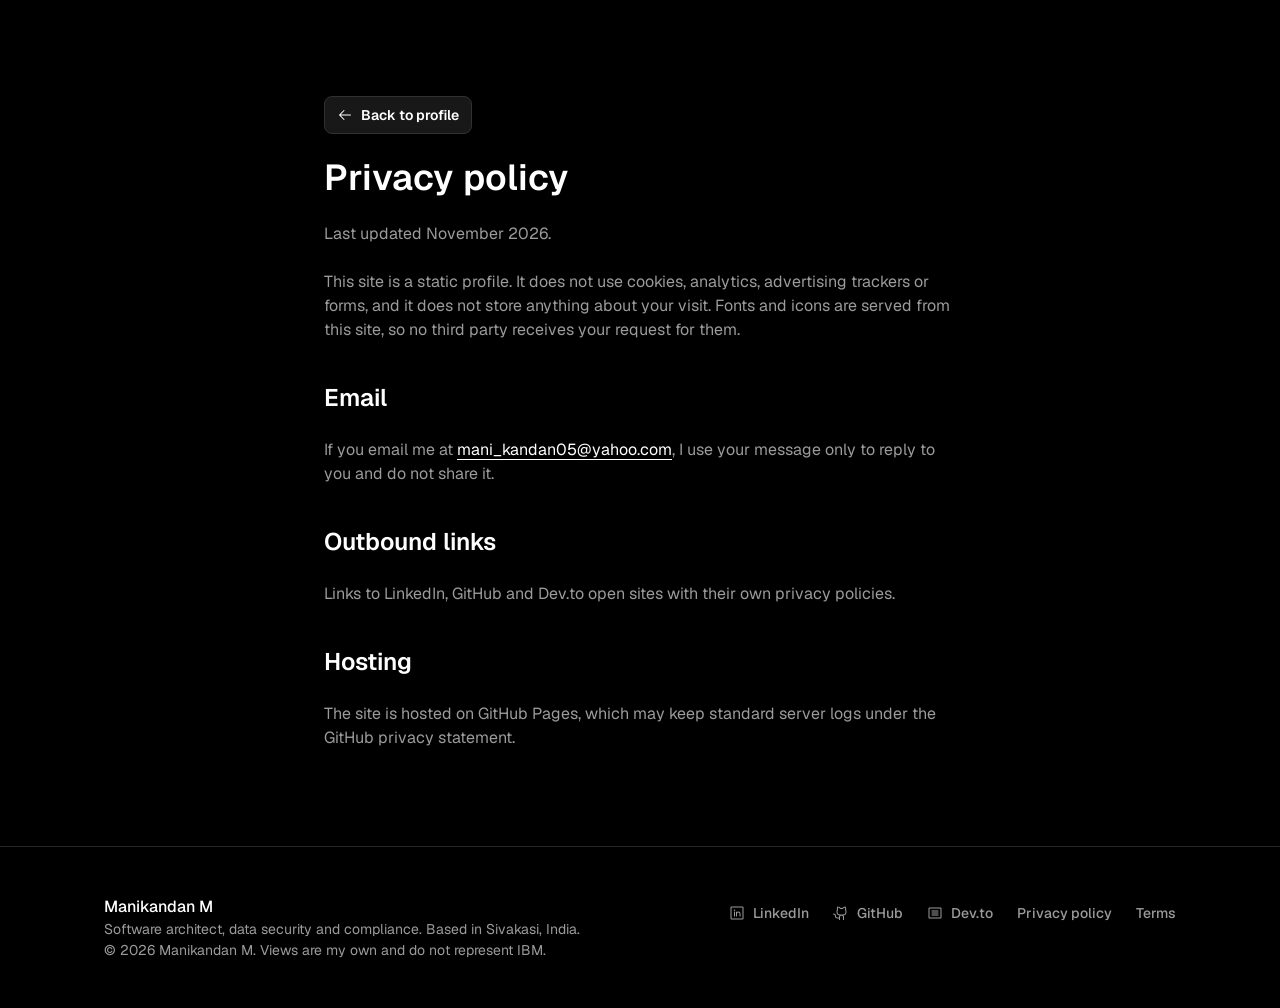
<file: docs/privacy.html>
<!DOCTYPE html>
<html lang="en">
<head>
<meta charset="utf-8">
<meta name="viewport" content="width=device-width, initial-scale=1">
<title>Privacy policy | Manikandan M</title>
<meta name="description" content="How this site handles your data.">
<meta name="robots" content="index,follow">
<meta name="theme-color" content="#000000">
<link rel="canonical" href="https://manikandan05.github.io/privacy.html">
<link rel="icon" href="assets/favicon.svg" type="image/svg+xml">
<link rel="preload" href="assets/fonts/Geist-Variable.woff2" as="font" type="font/woff2" crossorigin>
<meta property="og:type" content="website">
<meta property="og:site_name" content="Manikandan M">
<meta property="og:title" content="Privacy policy | Manikandan M">
<meta property="og:description" content="How this site handles your data.">
<meta property="og:url" content="https://manikandan05.github.io/privacy.html">
<meta property="og:image" content="https://manikandan05.github.io/assets/og.png">
<meta property="og:image:alt" content="Manikandan M, software architect for secure and compliant systems">
<meta name="twitter:card" content="summary_large_image">
<meta name="twitter:title" content="Privacy policy | Manikandan M">
<meta name="twitter:description" content="How this site handles your data.">
<meta name="twitter:image" content="https://manikandan05.github.io/assets/og.png">
<script>(function(){var r=document.documentElement;r.classList.add("js");var c="dark";try{var s=localStorage.getItem("theme");if(s==="light"||s==="dark"||s==="system")c=s}catch(e){}var t=c==="system"?(matchMedia("(prefers-color-scheme: light)").matches?"light":"dark"):c;r.setAttribute("data-theme",t);r.setAttribute("data-theme-pref",c)})()</script>
<link rel="stylesheet" href="styles.css">

</head>
<body>
<svg xmlns="http://www.w3.org/2000/svg" width="0" height="0" style="position:absolute" aria-hidden="true" focusable="false"><symbol id="i-arrow-left" viewBox="0 0 256 256"><path d="M224,128a8,8,0,0,1-8,8H59.31l58.35,58.34a8,8,0,0,1-11.32,11.32l-72-72a8,8,0,0,1,0-11.32l72-72a8,8,0,0,1,11.32,11.32L59.31,120H216A8,8,0,0,1,224,128Z"/></symbol><symbol id="i-arrow-right" viewBox="0 0 256 256"><path d="M221.66,133.66l-72,72a8,8,0,0,1-11.32-11.32L196.69,136H40a8,8,0,0,1,0-16H196.69L138.34,61.66a8,8,0,0,1,11.32-11.32l72,72A8,8,0,0,1,221.66,133.66Z"/></symbol><symbol id="i-arrow-up-right" viewBox="0 0 256 256"><path d="M200,64V168a8,8,0,0,1-16,0V83.31L69.66,197.66a8,8,0,0,1-11.32-11.32L172.69,72H88a8,8,0,0,1,0-16H192A8,8,0,0,1,200,64Z"/></symbol><symbol id="i-arrow-up" viewBox="0 0 256 256"><path d="M205.66,117.66a8,8,0,0,1-11.32,0L136,59.31V216a8,8,0,0,1-16,0V59.31L61.66,117.66a8,8,0,0,1-11.32-11.32l72-72a8,8,0,0,1,11.32,0l72,72A8,8,0,0,1,205.66,117.66Z"/></symbol><symbol id="i-article" viewBox="0 0 256 256"><path d="M216,40H40A16,16,0,0,0,24,56V200a16,16,0,0,0,16,16H216a16,16,0,0,0,16-16V56A16,16,0,0,0,216,40Zm0,160H40V56H216V200ZM184,96a8,8,0,0,1-8,8H80a8,8,0,0,1,0-16h96A8,8,0,0,1,184,96Zm0,32a8,8,0,0,1-8,8H80a8,8,0,0,1,0-16h96A8,8,0,0,1,184,128Zm0,32a8,8,0,0,1-8,8H80a8,8,0,0,1,0-16h96A8,8,0,0,1,184,160Z"/></symbol><symbol id="i-bug" viewBox="0 0 256 256"><path d="M144,92a12,12,0,1,1,12,12A12,12,0,0,1,144,92ZM100,80a12,12,0,1,0,12,12A12,12,0,0,0,100,80Zm116,64A87.76,87.76,0,0,1,213,167l22.24,9.72A8,8,0,0,1,232,192a7.89,7.89,0,0,1-3.2-.67L207.38,182a88,88,0,0,1-158.76,0L27.2,191.33A7.89,7.89,0,0,1,24,192a8,8,0,0,1-3.2-15.33L43,167A87.76,87.76,0,0,1,40,144v-8H16a8,8,0,0,1,0-16H40v-8a87.76,87.76,0,0,1,3-23L20.8,79.33a8,8,0,1,1,6.4-14.66L48.62,74a88,88,0,0,1,158.76,0l21.42-9.36a8,8,0,0,1,6.4,14.66L213,89.05a87.76,87.76,0,0,1,3,23v8h24a8,8,0,0,1,0,16H216ZM56,120H200v-8a72,72,0,0,0-144,0Zm64,95.54V136H56v8A72.08,72.08,0,0,0,120,215.54ZM200,144v-8H136v79.54A72.08,72.08,0,0,0,200,144Z"/></symbol><symbol id="i-caret-down" viewBox="0 0 256 256"><path d="M213.66,101.66l-80,80a8,8,0,0,1-11.32,0l-80-80A8,8,0,0,1,53.66,90.34L128,164.69l74.34-74.35a8,8,0,0,1,11.32,11.32Z"/></symbol><symbol id="i-certificate" viewBox="0 0 256 256"><path d="M128,136a8,8,0,0,1-8,8H72a8,8,0,0,1,0-16h48A8,8,0,0,1,128,136Zm-8-40H72a8,8,0,0,0,0,16h48a8,8,0,0,0,0-16Zm112,65.47V224A8,8,0,0,1,220,231l-24-13.74L172,231A8,8,0,0,1,160,224V200H40a16,16,0,0,1-16-16V56A16,16,0,0,1,40,40H216a16,16,0,0,1,16,16V86.53a51.88,51.88,0,0,1,0,74.94ZM160,184V161.47A52,52,0,0,1,216,76V56H40V184Zm56-12a51.88,51.88,0,0,1-40,0v38.22l16-9.16a8,8,0,0,1,7.94,0l16,9.16Zm16-48a36,36,0,1,0-36,36A36,36,0,0,0,232,124Z"/></symbol><symbol id="i-check-circle" viewBox="0 0 256 256"><path d="M173.66,98.34a8,8,0,0,1,0,11.32l-56,56a8,8,0,0,1-11.32,0l-24-24a8,8,0,0,1,11.32-11.32L112,148.69l50.34-50.35A8,8,0,0,1,173.66,98.34ZM232,128A104,104,0,1,1,128,24,104.11,104.11,0,0,1,232,128Zm-16,0a88,88,0,1,0-88,88A88.1,88.1,0,0,0,216,128Z"/></symbol><symbol id="i-clipboard-text" viewBox="0 0 256 256"><path d="M168,152a8,8,0,0,1-8,8H96a8,8,0,0,1,0-16h64A8,8,0,0,1,168,152Zm-8-40H96a8,8,0,0,0,0,16h64a8,8,0,0,0,0-16Zm56-64V216a16,16,0,0,1-16,16H56a16,16,0,0,1-16-16V48A16,16,0,0,1,56,32H92.26a47.92,47.92,0,0,1,71.48,0H200A16,16,0,0,1,216,48ZM96,64h64a32,32,0,0,0-64,0ZM200,48H173.25A47.93,47.93,0,0,1,176,64v8a8,8,0,0,1-8,8H88a8,8,0,0,1-8-8V64a47.93,47.93,0,0,1,2.75-16H56V216H200Z"/></symbol><symbol id="i-code" viewBox="0 0 256 256"><path d="M69.12,94.15,28.5,128l40.62,33.85a8,8,0,1,1-10.24,12.29l-48-40a8,8,0,0,1,0-12.29l48-40a8,8,0,0,1,10.24,12.3Zm176,27.7-48-40a8,8,0,1,0-10.24,12.3L227.5,128l-40.62,33.85a8,8,0,1,0,10.24,12.29l48-40a8,8,0,0,0,0-12.29ZM162.73,32.48a8,8,0,0,0-10.25,4.79l-64,176a8,8,0,0,0,4.79,10.26A8.14,8.14,0,0,0,96,224a8,8,0,0,0,7.52-5.27l64-176A8,8,0,0,0,162.73,32.48Z"/></symbol><symbol id="i-cube" viewBox="0 0 256 256"><path d="M223.68,66.15,135.68,18h0a15.88,15.88,0,0,0-15.36,0l-88,48.17a16,16,0,0,0-8.32,14v95.64a16,16,0,0,0,8.32,14l88,48.17a15.88,15.88,0,0,0,15.36,0l88-48.17a16,16,0,0,0,8.32-14V80.18A16,16,0,0,0,223.68,66.15ZM128,32h0l80.34,44L128,120,47.66,76ZM40,90l80,43.78v85.79L40,175.82Zm96,129.57V133.82L216,90v85.78Z"/></symbol><symbol id="i-database" viewBox="0 0 256 256"><path d="M128,24C74.17,24,32,48.6,32,80v96c0,31.4,42.17,56,96,56s96-24.6,96-56V80C224,48.6,181.83,24,128,24Zm80,104c0,9.62-7.88,19.43-21.61,26.92C170.93,163.35,150.19,168,128,168s-42.93-4.65-58.39-13.08C55.88,147.43,48,137.62,48,128V111.36c17.06,15,46.23,24.64,80,24.64s62.94-9.68,80-24.64ZM69.61,53.08C85.07,44.65,105.81,40,128,40s42.93,4.65,58.39,13.08C200.12,60.57,208,70.38,208,80s-7.88,19.43-21.61,26.92C170.93,115.35,150.19,120,128,120s-42.93-4.65-58.39-13.08C55.88,99.43,48,89.62,48,80S55.88,60.57,69.61,53.08ZM186.39,202.92C170.93,211.35,150.19,216,128,216s-42.93-4.65-58.39-13.08C55.88,195.43,48,185.62,48,176V159.36c17.06,15,46.23,24.64,80,24.64s62.94-9.68,80-24.64V176C208,185.62,200.12,195.43,186.39,202.92Z"/></symbol><symbol id="i-desktop" viewBox="0 0 256 256"><path d="M208,40H48A24,24,0,0,0,24,64V176a24,24,0,0,0,24,24h72v16H96a8,8,0,0,0,0,16h64a8,8,0,0,0,0-16H136V200h72a24,24,0,0,0,24-24V64A24,24,0,0,0,208,40ZM48,56H208a8,8,0,0,1,8,8v80H40V64A8,8,0,0,1,48,56ZM208,184H48a8,8,0,0,1-8-8V160H216v16A8,8,0,0,1,208,184Z"/></symbol><symbol id="i-detective" viewBox="0 0 256 256"><path d="M248,112H220.08l-47.5-65.41a16,16,0,0,0-25.31-.72l-12.85,14.9-.2.23a7.95,7.95,0,0,1-12.44,0l-.2-.23-12.85-14.9a16,16,0,0,0-25.31.72L35.92,112H8a8,8,0,0,0,0,16H248a8,8,0,0,0,0-16ZM96.34,56l.19.23,12.85,14.89a24,24,0,0,0,37.24,0l12.85-14.89c.06-.08.1-.15.17-.23l40.66,56H55.69ZM180,144a36,36,0,0,0-35.77,32H111.77a36,36,0,1,0-1.83,16h36.12A36,36,0,1,0,180,144ZM76,200a20,20,0,1,1,20-20A20,20,0,0,1,76,200Zm104,0a20,20,0,1,1,20-20A20,20,0,0,1,180,200Z"/></symbol><symbol id="i-envelope-simple" viewBox="0 0 256 256"><path d="M224,48H32a8,8,0,0,0-8,8V192a16,16,0,0,0,16,16H216a16,16,0,0,0,16-16V56A8,8,0,0,0,224,48ZM203.43,64,128,133.15,52.57,64ZM216,192H40V74.19l82.59,75.71a8,8,0,0,0,10.82,0L216,74.19V192Z"/></symbol><symbol id="i-file-magnifying-glass" viewBox="0 0 256 256"><path d="M213.66,82.34l-56-56A8,8,0,0,0,152,24H56A16,16,0,0,0,40,40V216a16,16,0,0,0,16,16H200a16,16,0,0,0,16-16V88A8,8,0,0,0,213.66,82.34ZM160,51.31,188.69,80H160ZM200,216H56V40h88V88a8,8,0,0,0,8,8h48V216Zm-45.54-48.85a36.05,36.05,0,1,0-11.31,11.31l11.19,11.2a8,8,0,0,0,11.32-11.32ZM104,148a20,20,0,1,1,20,20A20,20,0,0,1,104,148Z"/></symbol><symbol id="i-flow-arrow" viewBox="0 0 256 256"><path d="M245.66,74.34l-32-32a8,8,0,0,0-11.32,11.32L220.69,72H208c-49.33,0-61.05,28.12-71.38,52.92-9.38,22.51-16.92,40.59-49.48,42.84a40,40,0,1,0,.1,16c43.26-2.65,54.34-29.15,64.14-52.69C161.41,107,169.33,88,208,88h12.69l-18.35,18.34a8,8,0,0,0,11.32,11.32l32-32A8,8,0,0,0,245.66,74.34ZM48,200a24,24,0,1,1,24-24A24,24,0,0,1,48,200Z"/></symbol><symbol id="i-git-branch" viewBox="0 0 256 256"><path d="M232,64a32,32,0,1,0-40,31v17a8,8,0,0,1-8,8H96a23.84,23.84,0,0,0-8,1.38V95a32,32,0,1,0-16,0v66a32,32,0,1,0,16,0V144a8,8,0,0,1,8-8h88a24,24,0,0,0,24-24V95A32.06,32.06,0,0,0,232,64ZM64,64A16,16,0,1,1,80,80,16,16,0,0,1,64,64ZM96,192a16,16,0,1,1-16-16A16,16,0,0,1,96,192ZM200,80a16,16,0,1,1,16-16A16,16,0,0,1,200,80Z"/></symbol><symbol id="i-github-logo" viewBox="0 0 256 256"><path d="M208.31,75.68A59.78,59.78,0,0,0,202.93,28,8,8,0,0,0,196,24a59.75,59.75,0,0,0-48,24H124A59.75,59.75,0,0,0,76,24a8,8,0,0,0-6.93,4,59.78,59.78,0,0,0-5.38,47.68A58.14,58.14,0,0,0,56,104v8a56.06,56.06,0,0,0,48.44,55.47A39.8,39.8,0,0,0,96,192v8H72a24,24,0,0,1-24-24A40,40,0,0,0,8,136a8,8,0,0,0,0,16,24,24,0,0,1,24,24,40,40,0,0,0,40,40H96v16a8,8,0,0,0,16,0V192a24,24,0,0,1,48,0v40a8,8,0,0,0,16,0V192a39.8,39.8,0,0,0-8.44-24.53A56.06,56.06,0,0,0,216,112v-8A58.14,58.14,0,0,0,208.31,75.68ZM200,112a40,40,0,0,1-40,40H112a40,40,0,0,1-40-40v-8a41.74,41.74,0,0,1,6.9-22.48A8,8,0,0,0,80,73.83a43.81,43.81,0,0,1,.79-33.58,43.88,43.88,0,0,1,32.32,20.06A8,8,0,0,0,119.82,64h32.35a8,8,0,0,0,6.74-3.69,43.87,43.87,0,0,1,32.32-20.06A43.81,43.81,0,0,1,192,73.83a8.09,8.09,0,0,0,1,7.65A41.72,41.72,0,0,1,200,104Z"/></symbol><symbol id="i-linkedin-logo-fill" viewBox="0 0 256 256"><path d="M216,24H40A16,16,0,0,0,24,40V216a16,16,0,0,0,16,16H216a16,16,0,0,0,16-16V40A16,16,0,0,0,216,24ZM96,176a8,8,0,0,1-16,0V112a8,8,0,0,1,16,0ZM88,96a12,12,0,1,1,12-12A12,12,0,0,1,88,96Zm96,80a8,8,0,0,1-16,0V140a20,20,0,0,0-40,0v36a8,8,0,0,1-16,0V112a8,8,0,0,1,15.79-1.78A36,36,0,0,1,184,140Z"/></symbol><symbol id="i-linkedin-logo" viewBox="0 0 256 256"><path d="M216,24H40A16,16,0,0,0,24,40V216a16,16,0,0,0,16,16H216a16,16,0,0,0,16-16V40A16,16,0,0,0,216,24Zm0,192H40V40H216V216ZM96,112v64a8,8,0,0,1-16,0V112a8,8,0,0,1,16,0Zm88,28v36a8,8,0,0,1-16,0V140a20,20,0,0,0-40,0v36a8,8,0,0,1-16,0V112a8,8,0,0,1,15.79-1.78A36,36,0,0,1,184,140ZM100,84A12,12,0,1,1,88,72,12,12,0,0,1,100,84Z"/></symbol><symbol id="i-lock-key" viewBox="0 0 256 256"><path d="M128,112a28,28,0,0,0-8,54.83V184a8,8,0,0,0,16,0V166.83A28,28,0,0,0,128,112Zm0,40a12,12,0,1,1,12-12A12,12,0,0,1,128,152Zm80-72H176V56a48,48,0,0,0-96,0V80H48A16,16,0,0,0,32,96V208a16,16,0,0,0,16,16H208a16,16,0,0,0,16-16V96A16,16,0,0,0,208,80ZM96,56a32,32,0,0,1,64,0V80H96ZM208,208H48V96H208V208Z"/></symbol><symbol id="i-magnifying-glass" viewBox="0 0 256 256"><path d="M229.66,218.34l-50.07-50.06a88.11,88.11,0,1,0-11.31,11.31l50.06,50.07a8,8,0,0,0,11.32-11.32ZM40,112a72,72,0,1,1,72,72A72.08,72.08,0,0,1,40,112Z"/></symbol><symbol id="i-medal" viewBox="0 0 256 256"><path d="M216,96A88,88,0,1,0,72,163.83V240a8,8,0,0,0,11.58,7.16L128,225l44.43,22.21A8.07,8.07,0,0,0,176,248a8,8,0,0,0,8-8V163.83A87.85,87.85,0,0,0,216,96ZM56,96a72,72,0,1,1,72,72A72.08,72.08,0,0,1,56,96ZM168,227.06l-36.43-18.21a8,8,0,0,0-7.16,0L88,227.06V174.37a87.89,87.89,0,0,0,80,0ZM128,152A56,56,0,1,0,72,96,56.06,56.06,0,0,0,128,152Zm0-96A40,40,0,1,1,88,96,40,40,0,0,1,128,56Z"/></symbol><symbol id="i-moon" viewBox="0 0 256 256"><path d="M233.54,142.23a8,8,0,0,0-8-2,88.08,88.08,0,0,1-109.8-109.8,8,8,0,0,0-10-10,104.84,104.84,0,0,0-52.91,37A104,104,0,0,0,136,224a103.09,103.09,0,0,0,62.52-20.88,104.84,104.84,0,0,0,37-52.91A8,8,0,0,0,233.54,142.23ZM188.9,190.34A88,88,0,0,1,65.66,67.11a89,89,0,0,1,31.4-26A106,106,0,0,0,96,56,104.11,104.11,0,0,0,200,160a106,106,0,0,0,14.92-1.06A89,89,0,0,1,188.9,190.34Z"/></symbol><symbol id="i-package" viewBox="0 0 256 256"><path d="M223.68,66.15,135.68,18a15.88,15.88,0,0,0-15.36,0l-88,48.17a16,16,0,0,0-8.32,14v95.64a16,16,0,0,0,8.32,14l88,48.17a15.88,15.88,0,0,0,15.36,0l88-48.17a16,16,0,0,0,8.32-14V80.18A16,16,0,0,0,223.68,66.15ZM128,32l80.34,44-29.77,16.3-80.35-44ZM128,120,47.66,76l33.9-18.56,80.34,44ZM40,90l80,43.78v85.79L40,175.82Zm176,85.78h0l-80,43.79V133.82l32-17.51V152a8,8,0,0,0,16,0V107.55L216,90v85.77Z"/></symbol><symbol id="i-plugs-connected" viewBox="0 0 256 256"><path d="M237.66,18.34a8,8,0,0,0-11.32,0l-52.4,52.41-5.37-5.38a32.05,32.05,0,0,0-45.26,0L100,88.69l-6.34-6.35A8,8,0,0,0,82.34,93.66L88.69,100,65.37,123.31a32,32,0,0,0,0,45.26l5.38,5.37-52.41,52.4a8,8,0,0,0,11.32,11.32l52.4-52.41,5.37,5.38a32,32,0,0,0,45.26,0L156,167.31l6.34,6.35a8,8,0,0,0,11.32-11.32L167.31,156l23.32-23.31a32,32,0,0,0,0-45.26l-5.38-5.37,52.41-52.4A8,8,0,0,0,237.66,18.34Zm-116.29,161a16,16,0,0,1-22.62,0L76.69,157.25a16,16,0,0,1,0-22.62L100,111.31,144.69,156Zm57.94-57.94L156,144.69,111.31,100l23.32-23.31a16,16,0,0,1,22.62,0l22.06,22A16,16,0,0,1,179.31,121.37ZM88.57,35A8,8,0,0,1,103.43,29l8,20A8,8,0,0,1,96.57,55ZM24.57,93A8,8,0,0,1,35,88.57l20,8A8,8,0,0,1,49,111.43l-20-8A8,8,0,0,1,24.57,93ZM231.43,163a8,8,0,0,1-10.4,4.46l-20-8A8,8,0,1,1,207,144.57l20,8A8,8,0,0,1,231.43,163Zm-64,58.06A8,8,0,0,1,152.57,227l-8-20A8,8,0,0,1,159.43,201Z"/></symbol><symbol id="i-queue" viewBox="0 0 256 256"><path d="M32,64a8,8,0,0,1,8-8H216a8,8,0,0,1,0,16H40A8,8,0,0,1,32,64Zm104,56H40a8,8,0,0,0,0,16h96a8,8,0,0,0,0-16Zm0,64H40a8,8,0,0,0,0,16h96a8,8,0,0,0,0-16Zm112-24a8,8,0,0,1-3.76,6.78l-64,40A8,8,0,0,1,168,200V120a8,8,0,0,1,12.24-6.78l64,40A8,8,0,0,1,248,160Zm-23.09,0L184,134.43v51.14Z"/></symbol><symbol id="i-rocket-launch" viewBox="0 0 256 256"><path d="M223.85,47.12a16,16,0,0,0-15-15c-12.58-.75-44.73.4-71.41,27.07L132.69,64H74.36A15.91,15.91,0,0,0,63,68.68L28.7,103a16,16,0,0,0,9.07,27.16l38.47,5.37,44.21,44.21,5.37,38.49a15.94,15.94,0,0,0,10.78,12.92,16.11,16.11,0,0,0,5.1.83A15.91,15.91,0,0,0,153,227.3L187.32,193A15.91,15.91,0,0,0,192,181.64V123.31l4.77-4.77C223.45,91.86,224.6,59.71,223.85,47.12ZM74.36,80h42.33L77.16,119.52,40,114.34Zm74.41-9.45a76.65,76.65,0,0,1,59.11-22.47,76.46,76.46,0,0,1-22.42,59.16L128,164.68,91.32,128ZM176,181.64,141.67,216l-5.19-37.17L176,139.31Zm-74.16,9.5C97.34,201,82.29,224,40,224a8,8,0,0,1-8-8c0-42.29,23-57.34,32.86-61.85a8,8,0,0,1,6.64,14.56c-6.43,2.93-20.62,12.36-23.12,38.91,26.55-2.5,36-16.69,38.91-23.12a8,8,0,1,1,14.56,6.64Z"/></symbol><symbol id="i-scales" viewBox="0 0 256 256"><path d="M239.43,133l-32-80h0a8,8,0,0,0-9.16-4.84L136,62V40a8,8,0,0,0-16,0V65.58L54.26,80.19A8,8,0,0,0,48.57,85h0v.06L16.57,165a7.92,7.92,0,0,0-.57,3c0,23.31,24.54,32,40,32s40-8.69,40-32a7.92,7.92,0,0,0-.57-3L66.92,93.77,120,82V208H104a8,8,0,0,0,0,16h48a8,8,0,0,0,0-16H136V78.42L187,67.1,160.57,133a7.92,7.92,0,0,0-.57,3c0,23.31,24.54,32,40,32s40-8.69,40-32A7.92,7.92,0,0,0,239.43,133ZM56,184c-7.53,0-22.76-3.61-23.93-14.64L56,109.54l23.93,59.82C78.76,180.39,63.53,184,56,184Zm144-32c-7.53,0-22.76-3.61-23.93-14.64L200,77.54l23.93,59.82C222.76,148.39,207.53,152,200,152Z"/></symbol><symbol id="i-shield-check" viewBox="0 0 256 256"><path d="M208,40H48A16,16,0,0,0,32,56v56c0,52.72,25.52,84.67,46.93,102.19,23.06,18.86,46,25.26,47,25.53a8,8,0,0,0,4.2,0c1-.27,23.91-6.67,47-25.53C198.48,196.67,224,164.72,224,112V56A16,16,0,0,0,208,40Zm0,72c0,37.07-13.66,67.16-40.6,89.42A129.3,129.3,0,0,1,128,223.62a128.25,128.25,0,0,1-38.92-21.81C61.82,179.51,48,149.3,48,112l0-56,160,0ZM82.34,141.66a8,8,0,0,1,11.32-11.32L112,148.69l50.34-50.35a8,8,0,0,1,11.32,11.32l-56,56a8,8,0,0,1-11.32,0Z"/></symbol><symbol id="i-shield-checkered" viewBox="0 0 256 256"><path d="M208,40H48A16,16,0,0,0,32,56v56c0,52.72,25.52,84.67,46.93,102.19,23.06,18.86,46,25.27,47,25.53a8,8,0,0,0,4.2,0c1-.26,23.91-6.67,47-25.53C198.48,196.67,224,164.72,224,112V56A16,16,0,0,0,208,40Zm0,16v56c0,2.71-.08,5.37-.23,8H136V56ZM48,56h72v64H48.23c-.15-2.63-.23-5.29-.23-8Zm2.06,80H120v84.55a130.85,130.85,0,0,1-30.93-18.74C67.92,184.51,54.87,162.44,50.08,136ZM167.4,201.42A131.31,131.31,0,0,1,136,220.53V136h69.91C201.16,162.24,188.27,184.18,167.4,201.42Z"/></symbol><symbol id="i-stack" viewBox="0 0 256 256"><path d="M230.91,172A8,8,0,0,1,228,182.91l-96,56a8,8,0,0,1-8.06,0l-96-56A8,8,0,0,1,36,169.09l92,53.65,92-53.65A8,8,0,0,1,230.91,172ZM220,121.09l-92,53.65L36,121.09A8,8,0,0,0,28,134.91l96,56a8,8,0,0,0,8.06,0l96-56A8,8,0,1,0,220,121.09ZM24,80a8,8,0,0,1,4-6.91l96-56a8,8,0,0,1,8.06,0l96,56a8,8,0,0,1,0,13.82l-96,56a8,8,0,0,1-8.06,0l-96-56A8,8,0,0,1,24,80Zm23.88,0L128,126.74,208.12,80,128,33.26Z"/></symbol><symbol id="i-sun" viewBox="0 0 256 256"><path d="M120,40V16a8,8,0,0,1,16,0V40a8,8,0,0,1-16,0Zm72,88a64,64,0,1,1-64-64A64.07,64.07,0,0,1,192,128Zm-16,0a48,48,0,1,0-48,48A48.05,48.05,0,0,0,176,128ZM58.34,69.66A8,8,0,0,0,69.66,58.34l-16-16A8,8,0,0,0,42.34,53.66Zm0,116.68-16,16a8,8,0,0,0,11.32,11.32l16-16a8,8,0,0,0-11.32-11.32ZM192,72a8,8,0,0,0,5.66-2.34l16-16a8,8,0,0,0-11.32-11.32l-16,16A8,8,0,0,0,192,72Zm5.66,114.34a8,8,0,0,0-11.32,11.32l16,16a8,8,0,0,0,11.32-11.32ZM48,128a8,8,0,0,0-8-8H16a8,8,0,0,0,0,16H40A8,8,0,0,0,48,128Zm80,80a8,8,0,0,0-8,8v24a8,8,0,0,0,16,0V216A8,8,0,0,0,128,208Zm112-88H216a8,8,0,0,0,0,16h24a8,8,0,0,0,0-16Z"/></symbol><symbol id="i-terminal-window" viewBox="0 0 256 256"><path d="M128,128a8,8,0,0,1-3,6.25l-40,32a8,8,0,1,1-10-12.5L107.19,128,75,102.25a8,8,0,1,1,10-12.5l40,32A8,8,0,0,1,128,128Zm48,24H136a8,8,0,0,0,0,16h40a8,8,0,0,0,0-16Zm56-96V200a16,16,0,0,1-16,16H40a16,16,0,0,1-16-16V56A16,16,0,0,1,40,40H216A16,16,0,0,1,232,56ZM216,200V56H40V200H216Z"/></symbol><symbol id="i-trophy" viewBox="0 0 256 256"><path d="M232,64H208V48a8,8,0,0,0-8-8H56a8,8,0,0,0-8,8V64H24A16,16,0,0,0,8,80V96a40,40,0,0,0,40,40h3.65A80.13,80.13,0,0,0,120,191.61V216H96a8,8,0,0,0,0,16h64a8,8,0,0,0,0-16H136V191.58c31.94-3.23,58.44-25.64,68.08-55.58H208a40,40,0,0,0,40-40V80A16,16,0,0,0,232,64ZM48,120A24,24,0,0,1,24,96V80H48v32q0,4,.39,8Zm144-8.9c0,35.52-29,64.64-64,64.9a64,64,0,0,1-64-64V56H192ZM232,96a24,24,0,0,1-24,24h-.5a81.81,81.81,0,0,0,.5-8.9V80h24Z"/></symbol><symbol id="i-users-three" viewBox="0 0 256 256"><path d="M244.8,150.4a8,8,0,0,1-11.2-1.6A51.6,51.6,0,0,0,192,128a8,8,0,0,1-7.37-4.89,8,8,0,0,1,0-6.22A8,8,0,0,1,192,112a24,24,0,1,0-23.24-30,8,8,0,1,1-15.5-4A40,40,0,1,1,219,117.51a67.94,67.94,0,0,1,27.43,21.68A8,8,0,0,1,244.8,150.4ZM190.92,212a8,8,0,1,1-13.84,8,57,57,0,0,0-98.16,0,8,8,0,1,1-13.84-8,72.06,72.06,0,0,1,33.74-29.92,48,48,0,1,1,58.36,0A72.06,72.06,0,0,1,190.92,212ZM128,176a32,32,0,1,0-32-32A32,32,0,0,0,128,176ZM72,120a8,8,0,0,0-8-8A24,24,0,1,1,87.24,82a8,8,0,1,0,15.5-4A40,40,0,1,0,37,117.51,67.94,67.94,0,0,0,9.6,139.19a8,8,0,1,0,12.8,9.61A51.6,51.6,0,0,1,64,128,8,8,0,0,0,72,120Z"/></symbol><symbol id="i-warning" viewBox="0 0 256 256"><path d="M236.8,188.09,149.35,36.22h0a24.76,24.76,0,0,0-42.7,0L19.2,188.09a23.51,23.51,0,0,0,0,23.72A24.35,24.35,0,0,0,40.55,224h174.9a24.35,24.35,0,0,0,21.33-12.19A23.51,23.51,0,0,0,236.8,188.09ZM222.93,203.8a8.5,8.5,0,0,1-7.48,4.2H40.55a8.5,8.5,0,0,1-7.48-4.2,7.59,7.59,0,0,1,0-7.72L120.52,44.21a8.75,8.75,0,0,1,15,0l87.45,151.87A7.59,7.59,0,0,1,222.93,203.8ZM120,144V104a8,8,0,0,1,16,0v40a8,8,0,0,1-16,0Zm20,36a12,12,0,1,1-12-12A12,12,0,0,1,140,180Z"/></symbol></svg>
<a class="skip-link button-sm" href="#main">Skip to content</a>
<main id="main" class="page">
<a class="btn btn-ghost button-sm" href="about_me.html"><svg class="icon icon-sm" aria-hidden="true" focusable="false"><use href="#i-arrow-left"/></svg> Back to profile</a>
<h1 class="heading-3">Privacy policy</h1>
<p class="body-3">Last updated November 2026.</p><p class="body-3">This site is a static profile. It does not use cookies, analytics, advertising trackers or forms, and it does not store anything about your visit. Fonts and icons are served from this site, so no third party receives your request for them.</p><h2 class="heading-5">Email</h2><p class="body-3">If you email me at <a href="mailto:mani_kandan05@yahoo.com">mani_kandan05@yahoo.com</a>, I use your message only to reply to you and do not share it.</p><h2 class="heading-5">Outbound links</h2><p class="body-3">Links to LinkedIn, GitHub and Dev.to open sites with their own privacy policies.</p><h2 class="heading-5">Hosting</h2><p class="body-3">The site is hosted on GitHub Pages, which may keep standard server logs under the GitHub privacy statement.</p>
</main>
<footer class="footer">
<div class="container footer-inner">
<div class="footer-meta">
<p class="title-3">Manikandan M</p>
<p class="caption-2 muted">Software architect, data security and compliance. Based in Sivakasi, India.</p>
<small class="caption-2">© 2026 Manikandan M. Views are my own and do not represent IBM.</small>
</div>
<ul class="footer-links body-5">
<li><a href="https://www.linkedin.com/in/manikandan-mariappan-758b9676/" rel="noopener"><svg class="icon icon-sm" aria-hidden="true" focusable="false"><use href="#i-linkedin-logo"/></svg> LinkedIn</a></li>
<li><a href="https://github.com/manikandan05" rel="noopener"><svg class="icon icon-sm" aria-hidden="true" focusable="false"><use href="#i-github-logo"/></svg> GitHub</a></li>
<li><a href="https://dev.to/manikandan" rel="noopener"><svg class="icon icon-sm" aria-hidden="true" focusable="false"><use href="#i-article"/></svg> Dev.to</a></li>
<li><a href="privacy.html">Privacy policy</a></li>
<li><a href="terms.html">Terms</a></li>
</ul>
</div>
</footer>
</body>
</html>
</file>
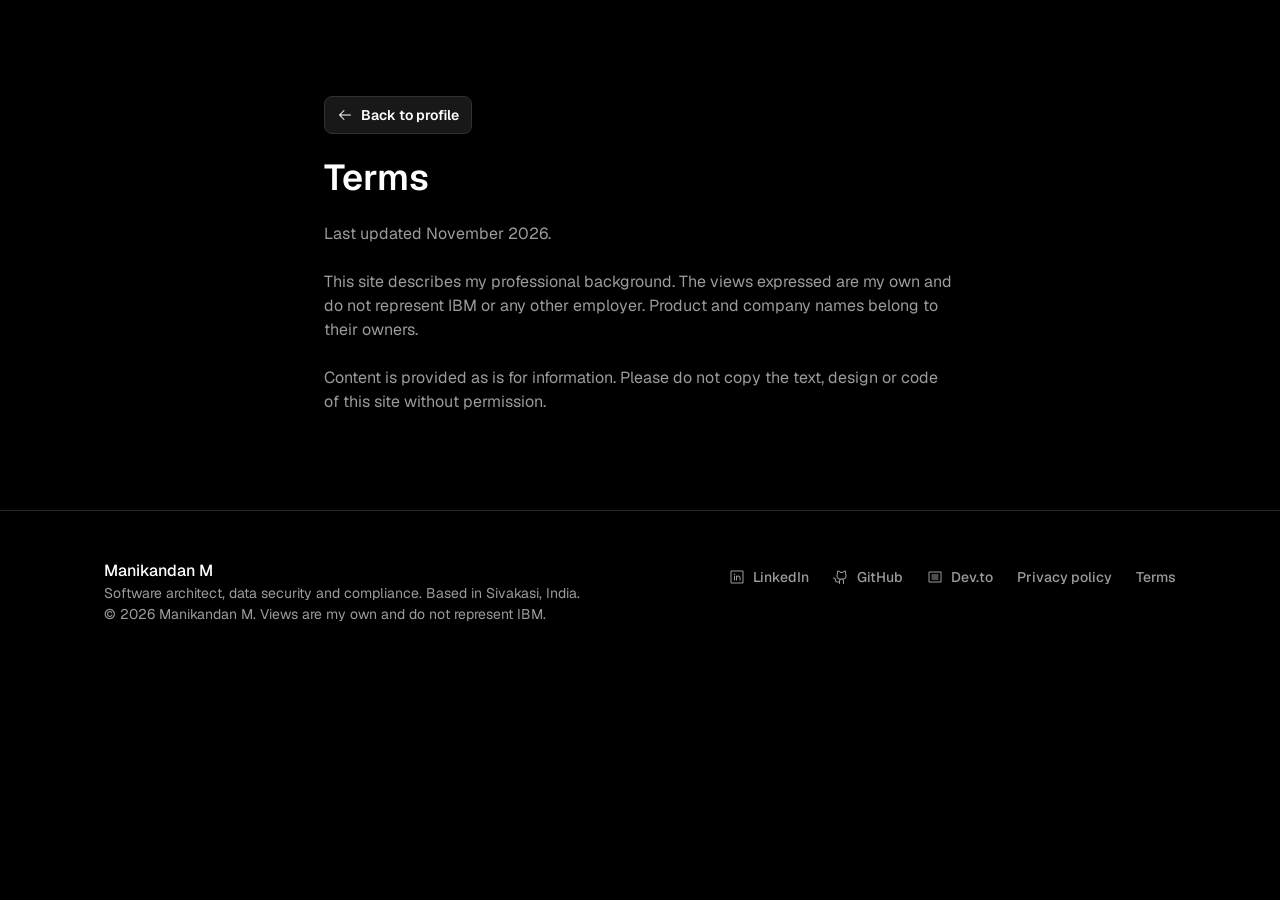
<file: docs/terms.html>
<!DOCTYPE html>
<html lang="en">
<head>
<meta charset="utf-8">
<meta name="viewport" content="width=device-width, initial-scale=1">
<title>Terms | Manikandan M</title>
<meta name="description" content="Terms of use for this profile site.">
<meta name="robots" content="index,follow">
<meta name="theme-color" content="#000000">
<link rel="canonical" href="https://manikandan05.github.io/terms.html">
<link rel="icon" href="assets/favicon.svg" type="image/svg+xml">
<link rel="preload" href="assets/fonts/Geist-Variable.woff2" as="font" type="font/woff2" crossorigin>
<meta property="og:type" content="website">
<meta property="og:site_name" content="Manikandan M">
<meta property="og:title" content="Terms | Manikandan M">
<meta property="og:description" content="Terms of use for this profile site.">
<meta property="og:url" content="https://manikandan05.github.io/terms.html">
<meta property="og:image" content="https://manikandan05.github.io/assets/og.png">
<meta property="og:image:alt" content="Manikandan M, software architect for secure and compliant systems">
<meta name="twitter:card" content="summary_large_image">
<meta name="twitter:title" content="Terms | Manikandan M">
<meta name="twitter:description" content="Terms of use for this profile site.">
<meta name="twitter:image" content="https://manikandan05.github.io/assets/og.png">
<script>(function(){var r=document.documentElement;r.classList.add("js");var c="dark";try{var s=localStorage.getItem("theme");if(s==="light"||s==="dark"||s==="system")c=s}catch(e){}var t=c==="system"?(matchMedia("(prefers-color-scheme: light)").matches?"light":"dark"):c;r.setAttribute("data-theme",t);r.setAttribute("data-theme-pref",c)})()</script>
<link rel="stylesheet" href="styles.css">

</head>
<body>
<svg xmlns="http://www.w3.org/2000/svg" width="0" height="0" style="position:absolute" aria-hidden="true" focusable="false"><symbol id="i-arrow-left" viewBox="0 0 256 256"><path d="M224,128a8,8,0,0,1-8,8H59.31l58.35,58.34a8,8,0,0,1-11.32,11.32l-72-72a8,8,0,0,1,0-11.32l72-72a8,8,0,0,1,11.32,11.32L59.31,120H216A8,8,0,0,1,224,128Z"/></symbol><symbol id="i-arrow-right" viewBox="0 0 256 256"><path d="M221.66,133.66l-72,72a8,8,0,0,1-11.32-11.32L196.69,136H40a8,8,0,0,1,0-16H196.69L138.34,61.66a8,8,0,0,1,11.32-11.32l72,72A8,8,0,0,1,221.66,133.66Z"/></symbol><symbol id="i-arrow-up-right" viewBox="0 0 256 256"><path d="M200,64V168a8,8,0,0,1-16,0V83.31L69.66,197.66a8,8,0,0,1-11.32-11.32L172.69,72H88a8,8,0,0,1,0-16H192A8,8,0,0,1,200,64Z"/></symbol><symbol id="i-arrow-up" viewBox="0 0 256 256"><path d="M205.66,117.66a8,8,0,0,1-11.32,0L136,59.31V216a8,8,0,0,1-16,0V59.31L61.66,117.66a8,8,0,0,1-11.32-11.32l72-72a8,8,0,0,1,11.32,0l72,72A8,8,0,0,1,205.66,117.66Z"/></symbol><symbol id="i-article" viewBox="0 0 256 256"><path d="M216,40H40A16,16,0,0,0,24,56V200a16,16,0,0,0,16,16H216a16,16,0,0,0,16-16V56A16,16,0,0,0,216,40Zm0,160H40V56H216V200ZM184,96a8,8,0,0,1-8,8H80a8,8,0,0,1,0-16h96A8,8,0,0,1,184,96Zm0,32a8,8,0,0,1-8,8H80a8,8,0,0,1,0-16h96A8,8,0,0,1,184,128Zm0,32a8,8,0,0,1-8,8H80a8,8,0,0,1,0-16h96A8,8,0,0,1,184,160Z"/></symbol><symbol id="i-bug" viewBox="0 0 256 256"><path d="M144,92a12,12,0,1,1,12,12A12,12,0,0,1,144,92ZM100,80a12,12,0,1,0,12,12A12,12,0,0,0,100,80Zm116,64A87.76,87.76,0,0,1,213,167l22.24,9.72A8,8,0,0,1,232,192a7.89,7.89,0,0,1-3.2-.67L207.38,182a88,88,0,0,1-158.76,0L27.2,191.33A7.89,7.89,0,0,1,24,192a8,8,0,0,1-3.2-15.33L43,167A87.76,87.76,0,0,1,40,144v-8H16a8,8,0,0,1,0-16H40v-8a87.76,87.76,0,0,1,3-23L20.8,79.33a8,8,0,1,1,6.4-14.66L48.62,74a88,88,0,0,1,158.76,0l21.42-9.36a8,8,0,0,1,6.4,14.66L213,89.05a87.76,87.76,0,0,1,3,23v8h24a8,8,0,0,1,0,16H216ZM56,120H200v-8a72,72,0,0,0-144,0Zm64,95.54V136H56v8A72.08,72.08,0,0,0,120,215.54ZM200,144v-8H136v79.54A72.08,72.08,0,0,0,200,144Z"/></symbol><symbol id="i-caret-down" viewBox="0 0 256 256"><path d="M213.66,101.66l-80,80a8,8,0,0,1-11.32,0l-80-80A8,8,0,0,1,53.66,90.34L128,164.69l74.34-74.35a8,8,0,0,1,11.32,11.32Z"/></symbol><symbol id="i-certificate" viewBox="0 0 256 256"><path d="M128,136a8,8,0,0,1-8,8H72a8,8,0,0,1,0-16h48A8,8,0,0,1,128,136Zm-8-40H72a8,8,0,0,0,0,16h48a8,8,0,0,0,0-16Zm112,65.47V224A8,8,0,0,1,220,231l-24-13.74L172,231A8,8,0,0,1,160,224V200H40a16,16,0,0,1-16-16V56A16,16,0,0,1,40,40H216a16,16,0,0,1,16,16V86.53a51.88,51.88,0,0,1,0,74.94ZM160,184V161.47A52,52,0,0,1,216,76V56H40V184Zm56-12a51.88,51.88,0,0,1-40,0v38.22l16-9.16a8,8,0,0,1,7.94,0l16,9.16Zm16-48a36,36,0,1,0-36,36A36,36,0,0,0,232,124Z"/></symbol><symbol id="i-check-circle" viewBox="0 0 256 256"><path d="M173.66,98.34a8,8,0,0,1,0,11.32l-56,56a8,8,0,0,1-11.32,0l-24-24a8,8,0,0,1,11.32-11.32L112,148.69l50.34-50.35A8,8,0,0,1,173.66,98.34ZM232,128A104,104,0,1,1,128,24,104.11,104.11,0,0,1,232,128Zm-16,0a88,88,0,1,0-88,88A88.1,88.1,0,0,0,216,128Z"/></symbol><symbol id="i-clipboard-text" viewBox="0 0 256 256"><path d="M168,152a8,8,0,0,1-8,8H96a8,8,0,0,1,0-16h64A8,8,0,0,1,168,152Zm-8-40H96a8,8,0,0,0,0,16h64a8,8,0,0,0,0-16Zm56-64V216a16,16,0,0,1-16,16H56a16,16,0,0,1-16-16V48A16,16,0,0,1,56,32H92.26a47.92,47.92,0,0,1,71.48,0H200A16,16,0,0,1,216,48ZM96,64h64a32,32,0,0,0-64,0ZM200,48H173.25A47.93,47.93,0,0,1,176,64v8a8,8,0,0,1-8,8H88a8,8,0,0,1-8-8V64a47.93,47.93,0,0,1,2.75-16H56V216H200Z"/></symbol><symbol id="i-code" viewBox="0 0 256 256"><path d="M69.12,94.15,28.5,128l40.62,33.85a8,8,0,1,1-10.24,12.29l-48-40a8,8,0,0,1,0-12.29l48-40a8,8,0,0,1,10.24,12.3Zm176,27.7-48-40a8,8,0,1,0-10.24,12.3L227.5,128l-40.62,33.85a8,8,0,1,0,10.24,12.29l48-40a8,8,0,0,0,0-12.29ZM162.73,32.48a8,8,0,0,0-10.25,4.79l-64,176a8,8,0,0,0,4.79,10.26A8.14,8.14,0,0,0,96,224a8,8,0,0,0,7.52-5.27l64-176A8,8,0,0,0,162.73,32.48Z"/></symbol><symbol id="i-cube" viewBox="0 0 256 256"><path d="M223.68,66.15,135.68,18h0a15.88,15.88,0,0,0-15.36,0l-88,48.17a16,16,0,0,0-8.32,14v95.64a16,16,0,0,0,8.32,14l88,48.17a15.88,15.88,0,0,0,15.36,0l88-48.17a16,16,0,0,0,8.32-14V80.18A16,16,0,0,0,223.68,66.15ZM128,32h0l80.34,44L128,120,47.66,76ZM40,90l80,43.78v85.79L40,175.82Zm96,129.57V133.82L216,90v85.78Z"/></symbol><symbol id="i-database" viewBox="0 0 256 256"><path d="M128,24C74.17,24,32,48.6,32,80v96c0,31.4,42.17,56,96,56s96-24.6,96-56V80C224,48.6,181.83,24,128,24Zm80,104c0,9.62-7.88,19.43-21.61,26.92C170.93,163.35,150.19,168,128,168s-42.93-4.65-58.39-13.08C55.88,147.43,48,137.62,48,128V111.36c17.06,15,46.23,24.64,80,24.64s62.94-9.68,80-24.64ZM69.61,53.08C85.07,44.65,105.81,40,128,40s42.93,4.65,58.39,13.08C200.12,60.57,208,70.38,208,80s-7.88,19.43-21.61,26.92C170.93,115.35,150.19,120,128,120s-42.93-4.65-58.39-13.08C55.88,99.43,48,89.62,48,80S55.88,60.57,69.61,53.08ZM186.39,202.92C170.93,211.35,150.19,216,128,216s-42.93-4.65-58.39-13.08C55.88,195.43,48,185.62,48,176V159.36c17.06,15,46.23,24.64,80,24.64s62.94-9.68,80-24.64V176C208,185.62,200.12,195.43,186.39,202.92Z"/></symbol><symbol id="i-desktop" viewBox="0 0 256 256"><path d="M208,40H48A24,24,0,0,0,24,64V176a24,24,0,0,0,24,24h72v16H96a8,8,0,0,0,0,16h64a8,8,0,0,0,0-16H136V200h72a24,24,0,0,0,24-24V64A24,24,0,0,0,208,40ZM48,56H208a8,8,0,0,1,8,8v80H40V64A8,8,0,0,1,48,56ZM208,184H48a8,8,0,0,1-8-8V160H216v16A8,8,0,0,1,208,184Z"/></symbol><symbol id="i-detective" viewBox="0 0 256 256"><path d="M248,112H220.08l-47.5-65.41a16,16,0,0,0-25.31-.72l-12.85,14.9-.2.23a7.95,7.95,0,0,1-12.44,0l-.2-.23-12.85-14.9a16,16,0,0,0-25.31.72L35.92,112H8a8,8,0,0,0,0,16H248a8,8,0,0,0,0-16ZM96.34,56l.19.23,12.85,14.89a24,24,0,0,0,37.24,0l12.85-14.89c.06-.08.1-.15.17-.23l40.66,56H55.69ZM180,144a36,36,0,0,0-35.77,32H111.77a36,36,0,1,0-1.83,16h36.12A36,36,0,1,0,180,144ZM76,200a20,20,0,1,1,20-20A20,20,0,0,1,76,200Zm104,0a20,20,0,1,1,20-20A20,20,0,0,1,180,200Z"/></symbol><symbol id="i-envelope-simple" viewBox="0 0 256 256"><path d="M224,48H32a8,8,0,0,0-8,8V192a16,16,0,0,0,16,16H216a16,16,0,0,0,16-16V56A8,8,0,0,0,224,48ZM203.43,64,128,133.15,52.57,64ZM216,192H40V74.19l82.59,75.71a8,8,0,0,0,10.82,0L216,74.19V192Z"/></symbol><symbol id="i-file-magnifying-glass" viewBox="0 0 256 256"><path d="M213.66,82.34l-56-56A8,8,0,0,0,152,24H56A16,16,0,0,0,40,40V216a16,16,0,0,0,16,16H200a16,16,0,0,0,16-16V88A8,8,0,0,0,213.66,82.34ZM160,51.31,188.69,80H160ZM200,216H56V40h88V88a8,8,0,0,0,8,8h48V216Zm-45.54-48.85a36.05,36.05,0,1,0-11.31,11.31l11.19,11.2a8,8,0,0,0,11.32-11.32ZM104,148a20,20,0,1,1,20,20A20,20,0,0,1,104,148Z"/></symbol><symbol id="i-flow-arrow" viewBox="0 0 256 256"><path d="M245.66,74.34l-32-32a8,8,0,0,0-11.32,11.32L220.69,72H208c-49.33,0-61.05,28.12-71.38,52.92-9.38,22.51-16.92,40.59-49.48,42.84a40,40,0,1,0,.1,16c43.26-2.65,54.34-29.15,64.14-52.69C161.41,107,169.33,88,208,88h12.69l-18.35,18.34a8,8,0,0,0,11.32,11.32l32-32A8,8,0,0,0,245.66,74.34ZM48,200a24,24,0,1,1,24-24A24,24,0,0,1,48,200Z"/></symbol><symbol id="i-git-branch" viewBox="0 0 256 256"><path d="M232,64a32,32,0,1,0-40,31v17a8,8,0,0,1-8,8H96a23.84,23.84,0,0,0-8,1.38V95a32,32,0,1,0-16,0v66a32,32,0,1,0,16,0V144a8,8,0,0,1,8-8h88a24,24,0,0,0,24-24V95A32.06,32.06,0,0,0,232,64ZM64,64A16,16,0,1,1,80,80,16,16,0,0,1,64,64ZM96,192a16,16,0,1,1-16-16A16,16,0,0,1,96,192ZM200,80a16,16,0,1,1,16-16A16,16,0,0,1,200,80Z"/></symbol><symbol id="i-github-logo" viewBox="0 0 256 256"><path d="M208.31,75.68A59.78,59.78,0,0,0,202.93,28,8,8,0,0,0,196,24a59.75,59.75,0,0,0-48,24H124A59.75,59.75,0,0,0,76,24a8,8,0,0,0-6.93,4,59.78,59.78,0,0,0-5.38,47.68A58.14,58.14,0,0,0,56,104v8a56.06,56.06,0,0,0,48.44,55.47A39.8,39.8,0,0,0,96,192v8H72a24,24,0,0,1-24-24A40,40,0,0,0,8,136a8,8,0,0,0,0,16,24,24,0,0,1,24,24,40,40,0,0,0,40,40H96v16a8,8,0,0,0,16,0V192a24,24,0,0,1,48,0v40a8,8,0,0,0,16,0V192a39.8,39.8,0,0,0-8.44-24.53A56.06,56.06,0,0,0,216,112v-8A58.14,58.14,0,0,0,208.31,75.68ZM200,112a40,40,0,0,1-40,40H112a40,40,0,0,1-40-40v-8a41.74,41.74,0,0,1,6.9-22.48A8,8,0,0,0,80,73.83a43.81,43.81,0,0,1,.79-33.58,43.88,43.88,0,0,1,32.32,20.06A8,8,0,0,0,119.82,64h32.35a8,8,0,0,0,6.74-3.69,43.87,43.87,0,0,1,32.32-20.06A43.81,43.81,0,0,1,192,73.83a8.09,8.09,0,0,0,1,7.65A41.72,41.72,0,0,1,200,104Z"/></symbol><symbol id="i-linkedin-logo-fill" viewBox="0 0 256 256"><path d="M216,24H40A16,16,0,0,0,24,40V216a16,16,0,0,0,16,16H216a16,16,0,0,0,16-16V40A16,16,0,0,0,216,24ZM96,176a8,8,0,0,1-16,0V112a8,8,0,0,1,16,0ZM88,96a12,12,0,1,1,12-12A12,12,0,0,1,88,96Zm96,80a8,8,0,0,1-16,0V140a20,20,0,0,0-40,0v36a8,8,0,0,1-16,0V112a8,8,0,0,1,15.79-1.78A36,36,0,0,1,184,140Z"/></symbol><symbol id="i-linkedin-logo" viewBox="0 0 256 256"><path d="M216,24H40A16,16,0,0,0,24,40V216a16,16,0,0,0,16,16H216a16,16,0,0,0,16-16V40A16,16,0,0,0,216,24Zm0,192H40V40H216V216ZM96,112v64a8,8,0,0,1-16,0V112a8,8,0,0,1,16,0Zm88,28v36a8,8,0,0,1-16,0V140a20,20,0,0,0-40,0v36a8,8,0,0,1-16,0V112a8,8,0,0,1,15.79-1.78A36,36,0,0,1,184,140ZM100,84A12,12,0,1,1,88,72,12,12,0,0,1,100,84Z"/></symbol><symbol id="i-lock-key" viewBox="0 0 256 256"><path d="M128,112a28,28,0,0,0-8,54.83V184a8,8,0,0,0,16,0V166.83A28,28,0,0,0,128,112Zm0,40a12,12,0,1,1,12-12A12,12,0,0,1,128,152Zm80-72H176V56a48,48,0,0,0-96,0V80H48A16,16,0,0,0,32,96V208a16,16,0,0,0,16,16H208a16,16,0,0,0,16-16V96A16,16,0,0,0,208,80ZM96,56a32,32,0,0,1,64,0V80H96ZM208,208H48V96H208V208Z"/></symbol><symbol id="i-magnifying-glass" viewBox="0 0 256 256"><path d="M229.66,218.34l-50.07-50.06a88.11,88.11,0,1,0-11.31,11.31l50.06,50.07a8,8,0,0,0,11.32-11.32ZM40,112a72,72,0,1,1,72,72A72.08,72.08,0,0,1,40,112Z"/></symbol><symbol id="i-medal" viewBox="0 0 256 256"><path d="M216,96A88,88,0,1,0,72,163.83V240a8,8,0,0,0,11.58,7.16L128,225l44.43,22.21A8.07,8.07,0,0,0,176,248a8,8,0,0,0,8-8V163.83A87.85,87.85,0,0,0,216,96ZM56,96a72,72,0,1,1,72,72A72.08,72.08,0,0,1,56,96ZM168,227.06l-36.43-18.21a8,8,0,0,0-7.16,0L88,227.06V174.37a87.89,87.89,0,0,0,80,0ZM128,152A56,56,0,1,0,72,96,56.06,56.06,0,0,0,128,152Zm0-96A40,40,0,1,1,88,96,40,40,0,0,1,128,56Z"/></symbol><symbol id="i-moon" viewBox="0 0 256 256"><path d="M233.54,142.23a8,8,0,0,0-8-2,88.08,88.08,0,0,1-109.8-109.8,8,8,0,0,0-10-10,104.84,104.84,0,0,0-52.91,37A104,104,0,0,0,136,224a103.09,103.09,0,0,0,62.52-20.88,104.84,104.84,0,0,0,37-52.91A8,8,0,0,0,233.54,142.23ZM188.9,190.34A88,88,0,0,1,65.66,67.11a89,89,0,0,1,31.4-26A106,106,0,0,0,96,56,104.11,104.11,0,0,0,200,160a106,106,0,0,0,14.92-1.06A89,89,0,0,1,188.9,190.34Z"/></symbol><symbol id="i-package" viewBox="0 0 256 256"><path d="M223.68,66.15,135.68,18a15.88,15.88,0,0,0-15.36,0l-88,48.17a16,16,0,0,0-8.32,14v95.64a16,16,0,0,0,8.32,14l88,48.17a15.88,15.88,0,0,0,15.36,0l88-48.17a16,16,0,0,0,8.32-14V80.18A16,16,0,0,0,223.68,66.15ZM128,32l80.34,44-29.77,16.3-80.35-44ZM128,120,47.66,76l33.9-18.56,80.34,44ZM40,90l80,43.78v85.79L40,175.82Zm176,85.78h0l-80,43.79V133.82l32-17.51V152a8,8,0,0,0,16,0V107.55L216,90v85.77Z"/></symbol><symbol id="i-plugs-connected" viewBox="0 0 256 256"><path d="M237.66,18.34a8,8,0,0,0-11.32,0l-52.4,52.41-5.37-5.38a32.05,32.05,0,0,0-45.26,0L100,88.69l-6.34-6.35A8,8,0,0,0,82.34,93.66L88.69,100,65.37,123.31a32,32,0,0,0,0,45.26l5.38,5.37-52.41,52.4a8,8,0,0,0,11.32,11.32l52.4-52.41,5.37,5.38a32,32,0,0,0,45.26,0L156,167.31l6.34,6.35a8,8,0,0,0,11.32-11.32L167.31,156l23.32-23.31a32,32,0,0,0,0-45.26l-5.38-5.37,52.41-52.4A8,8,0,0,0,237.66,18.34Zm-116.29,161a16,16,0,0,1-22.62,0L76.69,157.25a16,16,0,0,1,0-22.62L100,111.31,144.69,156Zm57.94-57.94L156,144.69,111.31,100l23.32-23.31a16,16,0,0,1,22.62,0l22.06,22A16,16,0,0,1,179.31,121.37ZM88.57,35A8,8,0,0,1,103.43,29l8,20A8,8,0,0,1,96.57,55ZM24.57,93A8,8,0,0,1,35,88.57l20,8A8,8,0,0,1,49,111.43l-20-8A8,8,0,0,1,24.57,93ZM231.43,163a8,8,0,0,1-10.4,4.46l-20-8A8,8,0,1,1,207,144.57l20,8A8,8,0,0,1,231.43,163Zm-64,58.06A8,8,0,0,1,152.57,227l-8-20A8,8,0,0,1,159.43,201Z"/></symbol><symbol id="i-queue" viewBox="0 0 256 256"><path d="M32,64a8,8,0,0,1,8-8H216a8,8,0,0,1,0,16H40A8,8,0,0,1,32,64Zm104,56H40a8,8,0,0,0,0,16h96a8,8,0,0,0,0-16Zm0,64H40a8,8,0,0,0,0,16h96a8,8,0,0,0,0-16Zm112-24a8,8,0,0,1-3.76,6.78l-64,40A8,8,0,0,1,168,200V120a8,8,0,0,1,12.24-6.78l64,40A8,8,0,0,1,248,160Zm-23.09,0L184,134.43v51.14Z"/></symbol><symbol id="i-rocket-launch" viewBox="0 0 256 256"><path d="M223.85,47.12a16,16,0,0,0-15-15c-12.58-.75-44.73.4-71.41,27.07L132.69,64H74.36A15.91,15.91,0,0,0,63,68.68L28.7,103a16,16,0,0,0,9.07,27.16l38.47,5.37,44.21,44.21,5.37,38.49a15.94,15.94,0,0,0,10.78,12.92,16.11,16.11,0,0,0,5.1.83A15.91,15.91,0,0,0,153,227.3L187.32,193A15.91,15.91,0,0,0,192,181.64V123.31l4.77-4.77C223.45,91.86,224.6,59.71,223.85,47.12ZM74.36,80h42.33L77.16,119.52,40,114.34Zm74.41-9.45a76.65,76.65,0,0,1,59.11-22.47,76.46,76.46,0,0,1-22.42,59.16L128,164.68,91.32,128ZM176,181.64,141.67,216l-5.19-37.17L176,139.31Zm-74.16,9.5C97.34,201,82.29,224,40,224a8,8,0,0,1-8-8c0-42.29,23-57.34,32.86-61.85a8,8,0,0,1,6.64,14.56c-6.43,2.93-20.62,12.36-23.12,38.91,26.55-2.5,36-16.69,38.91-23.12a8,8,0,1,1,14.56,6.64Z"/></symbol><symbol id="i-scales" viewBox="0 0 256 256"><path d="M239.43,133l-32-80h0a8,8,0,0,0-9.16-4.84L136,62V40a8,8,0,0,0-16,0V65.58L54.26,80.19A8,8,0,0,0,48.57,85h0v.06L16.57,165a7.92,7.92,0,0,0-.57,3c0,23.31,24.54,32,40,32s40-8.69,40-32a7.92,7.92,0,0,0-.57-3L66.92,93.77,120,82V208H104a8,8,0,0,0,0,16h48a8,8,0,0,0,0-16H136V78.42L187,67.1,160.57,133a7.92,7.92,0,0,0-.57,3c0,23.31,24.54,32,40,32s40-8.69,40-32A7.92,7.92,0,0,0,239.43,133ZM56,184c-7.53,0-22.76-3.61-23.93-14.64L56,109.54l23.93,59.82C78.76,180.39,63.53,184,56,184Zm144-32c-7.53,0-22.76-3.61-23.93-14.64L200,77.54l23.93,59.82C222.76,148.39,207.53,152,200,152Z"/></symbol><symbol id="i-shield-check" viewBox="0 0 256 256"><path d="M208,40H48A16,16,0,0,0,32,56v56c0,52.72,25.52,84.67,46.93,102.19,23.06,18.86,46,25.26,47,25.53a8,8,0,0,0,4.2,0c1-.27,23.91-6.67,47-25.53C198.48,196.67,224,164.72,224,112V56A16,16,0,0,0,208,40Zm0,72c0,37.07-13.66,67.16-40.6,89.42A129.3,129.3,0,0,1,128,223.62a128.25,128.25,0,0,1-38.92-21.81C61.82,179.51,48,149.3,48,112l0-56,160,0ZM82.34,141.66a8,8,0,0,1,11.32-11.32L112,148.69l50.34-50.35a8,8,0,0,1,11.32,11.32l-56,56a8,8,0,0,1-11.32,0Z"/></symbol><symbol id="i-shield-checkered" viewBox="0 0 256 256"><path d="M208,40H48A16,16,0,0,0,32,56v56c0,52.72,25.52,84.67,46.93,102.19,23.06,18.86,46,25.27,47,25.53a8,8,0,0,0,4.2,0c1-.26,23.91-6.67,47-25.53C198.48,196.67,224,164.72,224,112V56A16,16,0,0,0,208,40Zm0,16v56c0,2.71-.08,5.37-.23,8H136V56ZM48,56h72v64H48.23c-.15-2.63-.23-5.29-.23-8Zm2.06,80H120v84.55a130.85,130.85,0,0,1-30.93-18.74C67.92,184.51,54.87,162.44,50.08,136ZM167.4,201.42A131.31,131.31,0,0,1,136,220.53V136h69.91C201.16,162.24,188.27,184.18,167.4,201.42Z"/></symbol><symbol id="i-stack" viewBox="0 0 256 256"><path d="M230.91,172A8,8,0,0,1,228,182.91l-96,56a8,8,0,0,1-8.06,0l-96-56A8,8,0,0,1,36,169.09l92,53.65,92-53.65A8,8,0,0,1,230.91,172ZM220,121.09l-92,53.65L36,121.09A8,8,0,0,0,28,134.91l96,56a8,8,0,0,0,8.06,0l96-56A8,8,0,1,0,220,121.09ZM24,80a8,8,0,0,1,4-6.91l96-56a8,8,0,0,1,8.06,0l96,56a8,8,0,0,1,0,13.82l-96,56a8,8,0,0,1-8.06,0l-96-56A8,8,0,0,1,24,80Zm23.88,0L128,126.74,208.12,80,128,33.26Z"/></symbol><symbol id="i-sun" viewBox="0 0 256 256"><path d="M120,40V16a8,8,0,0,1,16,0V40a8,8,0,0,1-16,0Zm72,88a64,64,0,1,1-64-64A64.07,64.07,0,0,1,192,128Zm-16,0a48,48,0,1,0-48,48A48.05,48.05,0,0,0,176,128ZM58.34,69.66A8,8,0,0,0,69.66,58.34l-16-16A8,8,0,0,0,42.34,53.66Zm0,116.68-16,16a8,8,0,0,0,11.32,11.32l16-16a8,8,0,0,0-11.32-11.32ZM192,72a8,8,0,0,0,5.66-2.34l16-16a8,8,0,0,0-11.32-11.32l-16,16A8,8,0,0,0,192,72Zm5.66,114.34a8,8,0,0,0-11.32,11.32l16,16a8,8,0,0,0,11.32-11.32ZM48,128a8,8,0,0,0-8-8H16a8,8,0,0,0,0,16H40A8,8,0,0,0,48,128Zm80,80a8,8,0,0,0-8,8v24a8,8,0,0,0,16,0V216A8,8,0,0,0,128,208Zm112-88H216a8,8,0,0,0,0,16h24a8,8,0,0,0,0-16Z"/></symbol><symbol id="i-terminal-window" viewBox="0 0 256 256"><path d="M128,128a8,8,0,0,1-3,6.25l-40,32a8,8,0,1,1-10-12.5L107.19,128,75,102.25a8,8,0,1,1,10-12.5l40,32A8,8,0,0,1,128,128Zm48,24H136a8,8,0,0,0,0,16h40a8,8,0,0,0,0-16Zm56-96V200a16,16,0,0,1-16,16H40a16,16,0,0,1-16-16V56A16,16,0,0,1,40,40H216A16,16,0,0,1,232,56ZM216,200V56H40V200H216Z"/></symbol><symbol id="i-trophy" viewBox="0 0 256 256"><path d="M232,64H208V48a8,8,0,0,0-8-8H56a8,8,0,0,0-8,8V64H24A16,16,0,0,0,8,80V96a40,40,0,0,0,40,40h3.65A80.13,80.13,0,0,0,120,191.61V216H96a8,8,0,0,0,0,16h64a8,8,0,0,0,0-16H136V191.58c31.94-3.23,58.44-25.64,68.08-55.58H208a40,40,0,0,0,40-40V80A16,16,0,0,0,232,64ZM48,120A24,24,0,0,1,24,96V80H48v32q0,4,.39,8Zm144-8.9c0,35.52-29,64.64-64,64.9a64,64,0,0,1-64-64V56H192ZM232,96a24,24,0,0,1-24,24h-.5a81.81,81.81,0,0,0,.5-8.9V80h24Z"/></symbol><symbol id="i-users-three" viewBox="0 0 256 256"><path d="M244.8,150.4a8,8,0,0,1-11.2-1.6A51.6,51.6,0,0,0,192,128a8,8,0,0,1-7.37-4.89,8,8,0,0,1,0-6.22A8,8,0,0,1,192,112a24,24,0,1,0-23.24-30,8,8,0,1,1-15.5-4A40,40,0,1,1,219,117.51a67.94,67.94,0,0,1,27.43,21.68A8,8,0,0,1,244.8,150.4ZM190.92,212a8,8,0,1,1-13.84,8,57,57,0,0,0-98.16,0,8,8,0,1,1-13.84-8,72.06,72.06,0,0,1,33.74-29.92,48,48,0,1,1,58.36,0A72.06,72.06,0,0,1,190.92,212ZM128,176a32,32,0,1,0-32-32A32,32,0,0,0,128,176ZM72,120a8,8,0,0,0-8-8A24,24,0,1,1,87.24,82a8,8,0,1,0,15.5-4A40,40,0,1,0,37,117.51,67.94,67.94,0,0,0,9.6,139.19a8,8,0,1,0,12.8,9.61A51.6,51.6,0,0,1,64,128,8,8,0,0,0,72,120Z"/></symbol><symbol id="i-warning" viewBox="0 0 256 256"><path d="M236.8,188.09,149.35,36.22h0a24.76,24.76,0,0,0-42.7,0L19.2,188.09a23.51,23.51,0,0,0,0,23.72A24.35,24.35,0,0,0,40.55,224h174.9a24.35,24.35,0,0,0,21.33-12.19A23.51,23.51,0,0,0,236.8,188.09ZM222.93,203.8a8.5,8.5,0,0,1-7.48,4.2H40.55a8.5,8.5,0,0,1-7.48-4.2,7.59,7.59,0,0,1,0-7.72L120.52,44.21a8.75,8.75,0,0,1,15,0l87.45,151.87A7.59,7.59,0,0,1,222.93,203.8ZM120,144V104a8,8,0,0,1,16,0v40a8,8,0,0,1-16,0Zm20,36a12,12,0,1,1-12-12A12,12,0,0,1,140,180Z"/></symbol></svg>
<a class="skip-link button-sm" href="#main">Skip to content</a>
<main id="main" class="page">
<a class="btn btn-ghost button-sm" href="about_me.html"><svg class="icon icon-sm" aria-hidden="true" focusable="false"><use href="#i-arrow-left"/></svg> Back to profile</a>
<h1 class="heading-3">Terms</h1>
<p class="body-3">Last updated November 2026.</p><p class="body-3">This site describes my professional background. The views expressed are my own and do not represent IBM or any other employer. Product and company names belong to their owners.</p><p class="body-3">Content is provided as is for information. Please do not copy the text, design or code of this site without permission.</p>
</main>
<footer class="footer">
<div class="container footer-inner">
<div class="footer-meta">
<p class="title-3">Manikandan M</p>
<p class="caption-2 muted">Software architect, data security and compliance. Based in Sivakasi, India.</p>
<small class="caption-2">© 2026 Manikandan M. Views are my own and do not represent IBM.</small>
</div>
<ul class="footer-links body-5">
<li><a href="https://www.linkedin.com/in/manikandan-mariappan-758b9676/" rel="noopener"><svg class="icon icon-sm" aria-hidden="true" focusable="false"><use href="#i-linkedin-logo"/></svg> LinkedIn</a></li>
<li><a href="https://github.com/manikandan05" rel="noopener"><svg class="icon icon-sm" aria-hidden="true" focusable="false"><use href="#i-github-logo"/></svg> GitHub</a></li>
<li><a href="https://dev.to/manikandan" rel="noopener"><svg class="icon icon-sm" aria-hidden="true" focusable="false"><use href="#i-article"/></svg> Dev.to</a></li>
<li><a href="privacy.html">Privacy policy</a></li>
<li><a href="terms.html">Terms</a></li>
</ul>
</div>
</footer>
</body>
</html>
</file>
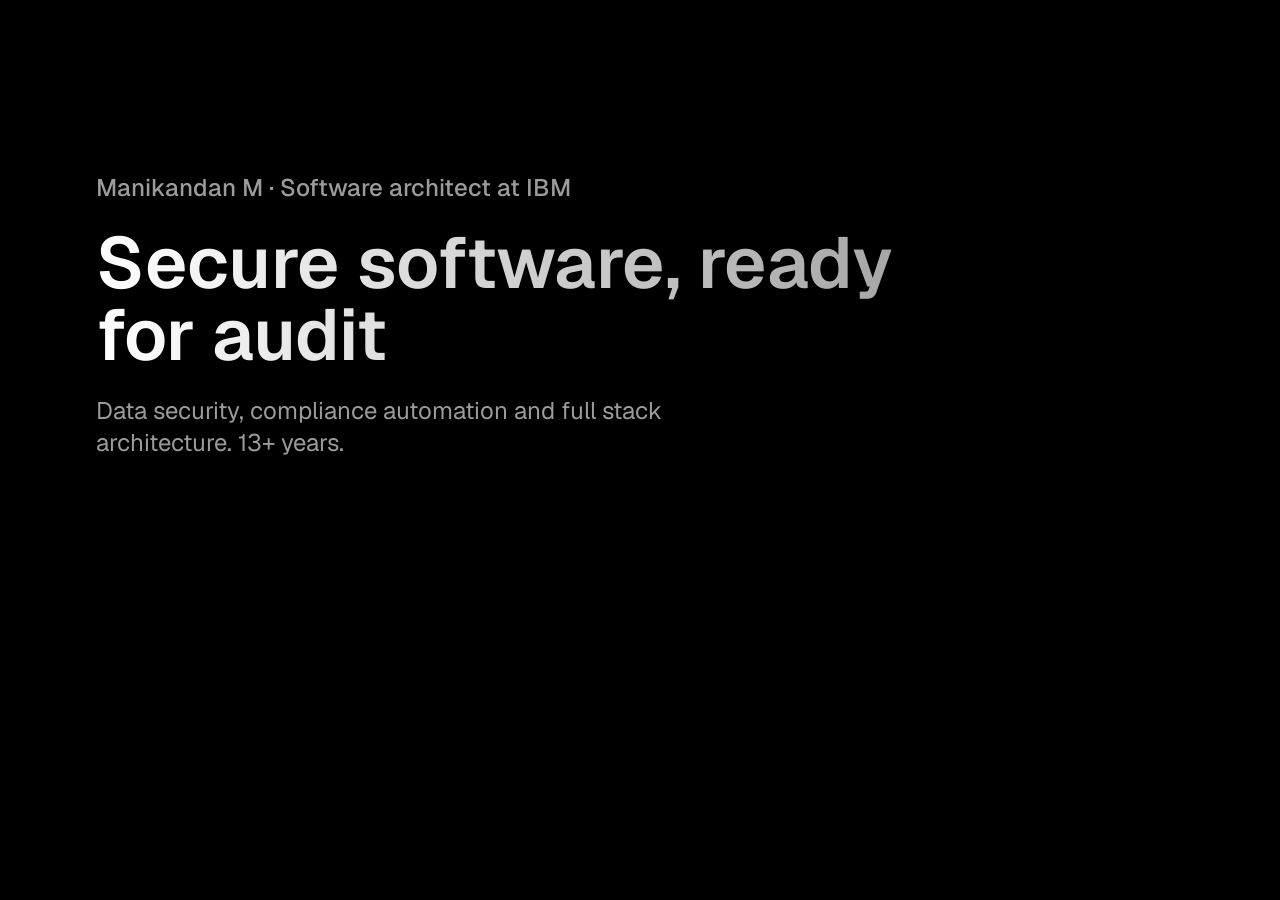
<file: docs/tools/og.html>
<!DOCTYPE html>
<html>

<head>
  <meta charset="utf-8">
  <style>
    @font-face {
      font-family: Geist;
      src: url("../assets/fonts/Geist-Variable.woff2");
      font-weight: 100 900
    }

    html,
    body {
      margin: 0;
      background: #000;
      width: 1200px;
      height: 630px
    }

    body {
      font-family: Geist, sans-serif;
      color: #fff;
      display: flex;
      flex-direction: column;
      justify-content: center;
      padding: 0 96px;
      box-sizing: border-box;
      gap: 24px
    }

    p {
      margin: 0
    }

    .k {
      font-size: 24px;
      color: #9b9b9b;
      font-weight: 500
    }

    h1 {
      margin: 0;
      font-size: 72px;
      line-height: 1;
      font-weight: 600;
      max-width: 900px;
      background: linear-gradient(90deg, #fff, #9b9b9b);
      -webkit-background-clip: text;
      color: transparent
    }

    .s {
      font-size: 24px;
      color: #9b9b9b;
      max-width: 680px;
      line-height: 32px
    }
  </style>
</head>

<body>
  <p class="k">Manikandan M · Software architect at IBM</p>
  <h1>Secure software, ready for audit</h1>
  <p class="s">Data security, compliance automation and full stack architecture. 13+ years.</p>
</body>

</html>
</file>
<file: docs/styles.css>
/* Manikandan M profile. Visual system: Geist only, Tailwind type scale, spacing and radius tokens, flat dark backgrounds. */

@font-face {
  font-family: "Geist";
  src: url("assets/fonts/Geist-Variable.woff2") format("woff2");
  font-weight: 100 900;
  font-style: normal;
  font-display: swap;
}

@font-face {
  font-family: "Geist Mono";
  src: url("assets/fonts/GeistMono-Variable.woff2") format("woff2");
  font-weight: 100 900;
  font-style: normal;
  font-display: swap;
}

:root {
  /* Spacing tokens (B2) */
  --s-0: 0;
  --s-25: 2px;
  --s-50: 4px;
  --s-75: 8px;
  --s-100: 12px;
  --s-200: 16px;
  --s-300: 24px;
  --s-400: 32px;
  --s-500: 40px;
  --s-600: 48px;
  --s-700: 64px;
  --s-800: 80px;
  --s-900: 96px;

  /* Radius tokens (B3), Tailwind values */
  --r-sm: 2px;
  --r: 4px;
  --r-md: 6px;
  --r-lg: 8px;
  --r-xl: 12px;
  --r-2xl: 16px;
  --r-3xl: 24px;
  --r-full: 9999px;

  /* Dark theme (default). Backgrounds follow B4. */
  color-scheme: dark;
  --bg-0: #000000;
  --bg-1: #181818;
  --bg-2: #1f1f1f;
  --bg-3: #272727;
  --bg-4: #313131;

  --text: #ffffff;
  --muted: #9b9b9b;
  --ok: #4ade80;
  --err: #f87171;

  /* Inverted surface for primary buttons and selection */
  --inv: #ffffff;
  --inv-text: #000000;

  --nav-bg: rgba(24, 24, 24, 0.6);
  --menu-bg: rgba(0, 0, 0, 0.92);

  --ease: cubic-bezier(0.22, 1, 0.36, 1);
  --font: "Geist", system-ui, sans-serif;
  --mono: "Geist Mono", ui-monospace, monospace;
}

/* Light theme. Flat surfaces, no gradients. */
:root[data-theme="light"] {
  color-scheme: light;
  --bg-0: #ffffff;
  --bg-1: #f5f5f5;
  --bg-2: #ebebeb;
  --bg-3: #e0e0e0;
  --bg-4: #cfcfcf;

  --text: #000000;
  --muted: #5c5c5c;
  --ok: #15803d;
  --err: #dc2626;

  --inv: #000000;
  --inv-text: #ffffff;

  --nav-bg: rgba(255, 255, 255, 0.7);
  --menu-bg: rgba(255, 255, 255, 0.92);
}

*,
*::before,
*::after {
  box-sizing: border-box;
}

html {
  background: var(--bg-0);
  scroll-behavior: smooth;
  -webkit-text-size-adjust: 100%;
}

body {
  margin: 0;
  background: var(--bg-0);
  color: var(--text);
  font-family: var(--font);
  font-synthesis: none;
  font-style: normal;
  -webkit-font-smoothing: antialiased;
  text-wrap: pretty;
}

html.menu-open {
  overflow: hidden;
}

h1, h2, h3, h4, p, ul, ol, dl, dd, figure {
  margin: 0;
}

ul, ol {
  padding: 0;
  list-style: none;
}

a {
  color: inherit;
  text-decoration: none;
}

button, input {
  font: inherit;
  color: inherit;
}

button {
  cursor: pointer;
}

img, svg {
  display: block;
  max-width: 100%;
}

::selection {
  background: var(--inv);
  color: var(--inv-text);
}

:focus-visible {
  outline: 2px solid var(--text);
  outline-offset: 2px;
}

/* ---------- Text styles (B1) ---------- */

.heading-1 { font-size: 3.75rem; line-height: 1; font-weight: 600; text-wrap: balance; }
.heading-2 { font-size: 3rem; line-height: 1; font-weight: 600; text-wrap: balance; }
.heading-3 { font-size: 2.25rem; line-height: 2.5rem; font-weight: 600; text-wrap: balance; }
.heading-4 { font-size: 1.875rem; line-height: 2.25rem; font-weight: 600; text-wrap: balance; }
.heading-5 { font-size: 1.5rem; line-height: 2rem; font-weight: 600; text-wrap: balance; }
.heading-6 { font-size: 1.25rem; line-height: 1.75rem; font-weight: 600; text-wrap: balance; }

.title-1 { font-size: 1.25rem; line-height: 1.75rem; font-weight: 500; }
.title-2 { font-size: 1.125rem; line-height: 1.75rem; font-weight: 500; }
.title-3 { font-size: 1rem; line-height: 1.5rem; font-weight: 500; }
.title-4 { font-size: 0.875rem; line-height: 1.25rem; font-weight: 500; }
.title-5 { font-size: 0.75rem; line-height: 1rem; font-weight: 500; }

.body-1 { font-size: 1rem; line-height: 1.5rem; font-weight: 600; }
.body-2 { font-size: 1rem; line-height: 1.5rem; font-weight: 500; }
.body-3 { font-size: 1rem; line-height: 1.5rem; font-weight: 400; }
.body-4 { font-size: 0.875rem; line-height: 1.25rem; font-weight: 600; }
.body-5 { font-size: 0.875rem; line-height: 1.25rem; font-weight: 500; }
.body-6 { font-size: 0.875rem; line-height: 1.25rem; font-weight: 400; }

.button-lg { font-size: 1.125rem; line-height: 1.75rem; font-weight: 600; }
.button-md { font-size: 1rem; line-height: 1.5rem; font-weight: 600; }
.button-sm { font-size: 0.875rem; line-height: 1.25rem; font-weight: 600; }
.button-xsm { font-size: 0.75rem; line-height: 1rem; font-weight: 600; }

.caption-1 { font-size: 0.875rem; line-height: 1.25rem; font-weight: 500; }
.caption-2 { font-size: 0.875rem; line-height: 1.25rem; font-weight: 400; }
.caption-3 { font-size: 0.75rem; line-height: 1rem; font-weight: 600; }
.caption-4 { font-size: 0.75rem; line-height: 1rem; font-weight: 500; }
.caption-5 { font-size: 0.75rem; line-height: 1rem; font-weight: 400; }

.muted { color: var(--muted); }
.balance { text-wrap: balance; }
.mono { font-family: var(--mono); }

/* ---------- Layout ---------- */

.container {
  width: 100%;
  max-width: 1120px;
  margin-inline: auto;
  padding-inline: var(--s-300);
}

.section {
  padding-block: var(--s-900);
  scroll-margin-top: var(--s-900);
}

.section-head {
  display: flex;
  flex-direction: column;
  gap: var(--s-200);
  max-width: 680px;
  margin-bottom: var(--s-600);
}

.section-head p {
  color: var(--muted);
}

.eyebrow {
  display: inline-flex;
  align-items: center;
  gap: var(--s-75);
  color: var(--muted);
}

.icon {
  width: var(--s-300);
  height: var(--s-300);
  flex: none;
  fill: currentColor;
}

.icon-sm {
  width: var(--s-200);
  height: var(--s-200);
}

.skip-link {
  position: fixed;
  top: var(--s-200);
  left: var(--s-200);
  z-index: 100;
  padding: var(--s-75) var(--s-100);
  background: var(--inv);
  color: var(--inv-text);
  border-radius: var(--r-lg);
  transform: translateY(-200%);
}

.skip-link:focus-visible {
  transform: none;
}

/* ---------- Buttons ---------- */

.btn {
  display: inline-flex;
  align-items: center;
  justify-content: center;
  gap: var(--s-75);
  padding: var(--s-75) var(--s-100);
  border: 1px solid transparent;
  border-radius: var(--r-lg);
  background: var(--inv);
  color: var(--inv-text);
  transition: transform 300ms var(--ease), background-color 300ms var(--ease), border-color 300ms var(--ease);
}

.btn:hover {
  transform: translateY(-2px);
}

.btn:active {
  transform: scale(0.98);
}

.btn-linkedin {
  background: #0a66c2;
  border-color: #0a66c2;
  color: #ffffff;
}

.btn-linkedin:hover {
  background: #004182;
  border-color: #004182;
}

.hero-buttons {
  display: flex;
  flex-wrap: wrap;
  gap: var(--s-100);
}

.btn-ghost {
  background: var(--bg-1);
  border-color: var(--bg-4);
  color: var(--text);
}

.btn-ghost:hover {
  background: var(--bg-3);
}

.btn-sm .icon {
  width: var(--s-200);
  height: var(--s-200);
}

/* ---------- Navigation (B7) ---------- */

.nav {
  position: fixed;
  top: var(--s-200);
  left: 0;
  right: 0;
  z-index: 60;
  width: max-content;
  max-width: calc(100% - 32px);
  margin-inline: auto;
  display: flex;
  align-items: center;
  gap: var(--s-200);
  padding: var(--s-75);
  background: var(--nav-bg);
  -webkit-backdrop-filter: blur(16px);
  backdrop-filter: blur(16px);
  border: 1px solid var(--bg-4);
  border-radius: var(--r-2xl);
}

.brand {
  display: inline-flex;
  align-items: center;
  gap: var(--s-75);
  padding: var(--s-75) var(--s-100);
  border-radius: var(--r-lg);
}

.brand-mark {
  width: var(--s-300);
  height: var(--s-300);
  fill: currentColor;
}

.nav-links {
  display: none;
  align-items: center;
  gap: var(--s-50);
}

.nav-link {
  display: block;
  padding: var(--s-75) var(--s-100);
  border-radius: var(--r-lg);
  color: var(--muted);
  transition: background-color 300ms var(--ease), color 300ms var(--ease);
}

.nav-link:hover,
.nav-link[aria-current] {
  background: var(--bg-3);
  color: var(--text);
}

.nav-cta {
  display: none;
}

.menu-toggle {
  position: relative;
  width: var(--s-500);
  height: var(--s-500);
  padding: 0;
  background: transparent;
  border: 0;
  border-radius: var(--r-lg);
  transition: background-color 300ms var(--ease);
}

.menu-toggle:hover {
  background: var(--bg-3);
}

.menu-toggle .bar {
  position: absolute;
  top: 50%;
  left: 50%;
  width: var(--s-300);
  height: var(--s-25);
  margin: calc(var(--s-25) / -2) 0 0 calc(var(--s-300) / -2);
  background: currentColor;
  border-radius: var(--r-full);
  transition: transform 500ms var(--ease);
}

.menu-toggle .bar:nth-child(1) { transform: translateY(-4px); }
.menu-toggle .bar:nth-child(2) { transform: translateY(4px); }
.menu-toggle[aria-expanded="true"] .bar:nth-child(1) { transform: rotate(45deg); }
.menu-toggle[aria-expanded="true"] .bar:nth-child(2) { transform: rotate(-45deg); }

.menu {
  position: fixed;
  inset: 0;
  z-index: 55;
  display: flex;
  flex-direction: column;
  justify-content: center;
  gap: var(--s-100);
  padding: var(--s-900) var(--s-300) var(--s-600);
  background: var(--menu-bg);
  -webkit-backdrop-filter: blur(32px);
  backdrop-filter: blur(32px);
  opacity: 0;
  visibility: hidden;
  transition: opacity 500ms var(--ease), visibility 0s linear 500ms;
}

.menu.is-open {
  opacity: 1;
  visibility: visible;
  transition: opacity 500ms var(--ease), visibility 0s;
}

.menu a {
  opacity: 0;
  transform: translateY(24px);
  transition: opacity 500ms var(--ease), transform 500ms var(--ease);
}

.menu.is-open a {
  opacity: 1;
  transform: none;
  transition-delay: calc(var(--i) * 60ms);
}

.menu .menu-link {
  display: block;
  padding: var(--s-75) 0;
  color: var(--muted);
}

.menu .menu-link[aria-current] {
  color: var(--text);
}

.menu .btn {
  align-self: flex-start;
  margin-top: var(--s-200);
}

@media (min-width: 880px) {
  .nav { gap: var(--s-400); }
  .nav-links { display: flex; }
  .nav-cta { display: inline-flex; }
  .menu-toggle, .menu { display: none; }
}

/* ---------- Scroll reveal (B7) ---------- */

html.js .reveal {
  opacity: 0;
  transform: translateY(32px);
  transition: opacity 700ms var(--ease), transform 700ms var(--ease);
}

html.js .reveal.is-visible {
  opacity: 1;
  transform: none;
}

/* ---------- Hero (B5) ---------- */

.hero {
  padding-top: var(--s-900);
  padding-bottom: var(--s-700);
}

.hero-copy {
  display: flex;
  flex-direction: column;
  align-items: center;
  gap: var(--s-300);
  padding-top: var(--s-700);
  text-align: center;
}

.pill {
  display: inline-flex;
  align-items: center;
  gap: var(--s-75);
  padding: var(--s-50) var(--s-100);
  background: var(--bg-1);
  border: 1px solid var(--bg-4);
  border-radius: var(--r-full);
  color: var(--muted);
}

.dot {
  width: var(--s-75);
  height: var(--s-75);
  background: var(--ok);
  border-radius: var(--r-full);
  flex: none;
}

.hero h1 {
  max-width: 680px;
  background: linear-gradient(90deg, #ffffff, #9b9b9b);
  -webkit-background-clip: text;
  background-clip: text;
  color: transparent;
  -webkit-text-fill-color: transparent;
}

.hero h1 .line {
  display: block;
}

.hero .lead {
  max-width: 680px;
  color: var(--muted);
}

.hero-actions {
  display: flex;
  flex-direction: column;
  align-items: center;
  gap: var(--s-200);
  padding-top: var(--s-100);
}

.proof-line {
  display: inline-flex;
  align-items: flex-start;
  justify-content: center;
  gap: var(--s-75);
  text-align: left;
  text-wrap: balance;
  color: var(--muted);
}

.proof-line .icon {
  color: var(--ok);
  margin-top: var(--s-25);
}

/* Hero visual */

.pipeline {
  max-width: 880px;
  margin: var(--s-700) auto 0;
  padding: var(--s-75);
  background: var(--bg-1);
  border: 1px solid var(--bg-3);
  border-radius: var(--r-3xl);
}

.pipeline-head {
  display: flex;
  flex-wrap: wrap;
  align-items: center;
  justify-content: space-between;
  gap: var(--s-75);
  padding: var(--s-200) var(--s-200) var(--s-300);
}

.pipeline-rows {
  display: grid;
  grid-template-columns: 1fr;
  gap: var(--s-75);
}

.pipeline-row {
  display: flex;
  align-items: center;
  gap: var(--s-200);
  padding: var(--s-200);
  background: var(--bg-2);
  border-radius: var(--r-2xl);
}

.pipeline-row .info {
  flex: 1;
  min-width: 0;
}

.status {
  display: inline-flex;
  align-items: center;
  gap: var(--s-75);
  padding: var(--s-25) var(--s-100);
  background: var(--bg-3);
  border-radius: var(--r-full);
  color: var(--muted);
  white-space: nowrap;
}

@media (min-width: 768px) {
  .pipeline-rows { grid-template-columns: 1fr 1fr; }
}

/* ---------- Tagline reveal (B11) ---------- */

.tagline {
  padding-block: var(--s-900);
}

.tagline-text {
  max-width: 680px;
}

html.js .tagline-text .word {
  opacity: 0.3;
  transition: opacity 500ms var(--ease);
}

html.js .tagline-text .word.is-on {
  opacity: 1;
}

/* ---------- Cards ---------- */

.card {
  display: flex;
  flex-direction: column;
  gap: var(--s-200);
  padding: var(--s-300);
  background: var(--bg-1);
  border: 1px solid var(--bg-3);
  border-radius: var(--r-2xl);
}

.card p {
  color: var(--muted);
}

.card .icon {
  color: var(--text);
}

.grid {
  display: grid;
  gap: var(--s-200);
  grid-template-columns: 1fr;
}

.benefits {
  grid-template-columns: repeat(6, 1fr);
}

.benefits .card { grid-column: span 6; }

@media (min-width: 768px) {
  .benefits .card { grid-column: span 3; }
  .benefits .card:last-child { grid-column: span 6; }
}

@media (min-width: 1024px) {
  .benefits .card { grid-column: span 2; }
  .benefits .card:nth-child(4),
  .benefits .card:nth-child(5) { grid-column: span 3; }
  .benefits .card:last-child { grid-column: span 3; }
}

.sub-head {
  margin: var(--s-700) 0 var(--s-400);
}

.link-inline {
  color: var(--text);
  text-decoration: underline;
  text-underline-offset: 4px;
}

.sr-only {
  position: absolute;
  width: 1px;
  height: 1px;
  overflow: hidden;
  clip: rect(0 0 0 0);
  white-space: nowrap;
}

.step-num {
  color: var(--muted);
}

.tags {
  display: flex;
  flex-wrap: wrap;
  gap: var(--s-75);
}

.tag {
  padding: var(--s-25) var(--s-100);
  background: var(--bg-3);
  border-radius: var(--r-full);
  color: var(--muted);
}

@media (min-width: 768px) {
  .pair, .work-grid { grid-template-columns: repeat(2, 1fr); }
  .steps, .career-grid { grid-template-columns: repeat(3, 1fr); }
}

@media (min-width: 1024px) {
  .work-grid { grid-template-columns: repeat(3, 1fr); }
}

.stats {
  grid-template-columns: repeat(2, 1fr);
}

@media (min-width: 768px) {
  .stats { grid-template-columns: repeat(3, 1fr); }
}

.stat-value {
  font-size: 1.875rem;
  line-height: 2.25rem;
  font-weight: 600;
}

@media (min-width: 768px) {
  .stat-value { font-size: 3rem; line-height: 1; }
}

.edu {
  margin-top: var(--s-300);
  color: var(--muted);
}

/* ---------- Credentials ---------- */

.cred-tools {
  display: flex;
  flex-direction: column;
  gap: var(--s-200);
  margin-bottom: var(--s-300);
}

.chips {
  display: flex;
  flex-wrap: wrap;
  gap: var(--s-75);
}

.chip {
  padding: var(--s-75) var(--s-100);
  background: var(--bg-1);
  border: 1px solid var(--bg-4);
  border-radius: var(--r-full);
  color: var(--muted);
  transition: transform 300ms var(--ease), background-color 300ms var(--ease), color 300ms var(--ease);
}

.chip:hover {
  background: var(--bg-3);
  color: var(--text);
}

.chip:active {
  transform: scale(0.98);
}

.chip[aria-pressed="true"] {
  background: var(--inv);
  border-color: var(--inv);
  color: var(--inv-text);
}

.search {
  width: 100%;
  max-width: 400px;
  padding: var(--s-75) var(--s-100);
  background: var(--bg-1);
  border: 1px solid var(--bg-4);
  border-radius: var(--r-lg);
  font-size: 1rem;
  line-height: 1.5rem;
  transition: border-color 300ms var(--ease);
}

.search::placeholder {
  color: var(--muted);
}

.search:hover {
  border-color: var(--muted);
}

.cred-grid {
  display: grid;
  gap: var(--s-200);
  grid-template-columns: 1fr;
}

@media (min-width: 640px) {
  .cred-grid { grid-template-columns: repeat(2, 1fr); }
}

@media (min-width: 1024px) {
  .cred-grid { grid-template-columns: repeat(3, 1fr); }
}

.cred {
  display: flex;
  flex-direction: column;
  gap: var(--s-75);
  padding: var(--s-300);
  background: var(--bg-1);
  border: 1px solid var(--bg-3);
  border-radius: var(--r-2xl);
}

.cred[hidden] {
  display: none;
}

.cred .meta {
  display: flex;
  align-items: center;
  gap: var(--s-75);
  color: var(--muted);
  margin-bottom: var(--s-75);
}

.cred p {
  color: var(--muted);
}

.empty,
.error {
  display: flex;
  flex-direction: column;
  align-items: flex-start;
  gap: var(--s-200);
  padding: var(--s-400) var(--s-300);
  background: var(--bg-1);
  border: 1px solid var(--bg-3);
  border-radius: var(--r-2xl);
}

.empty[hidden],
.error[hidden] {
  display: none;
}

.empty p,
.error p {
  color: var(--muted);
}

.error .icon {
  color: var(--err);
}

/* ---------- Writing ---------- */

.articles {
  display: grid;
  gap: var(--s-200);
  grid-template-columns: 1fr;
}

@media (min-width: 768px) {
  .articles { grid-template-columns: repeat(3, 1fr); }
}

.article-card {
  display: flex;
  flex-direction: column;
  justify-content: space-between;
  gap: var(--s-300);
  min-height: 192px;
  padding: var(--s-300);
  background: var(--bg-1);
  border: 1px solid var(--bg-3);
  border-radius: var(--r-2xl);
  transition: transform 500ms var(--ease), background-color 300ms var(--ease), border-color 300ms var(--ease);
}

.article-card:hover {
  transform: translateY(-4px);
  background: var(--bg-2);
  border-color: var(--bg-4);
}

.article-card:active {
  transform: scale(0.98);
}

.article-card .meta {
  display: flex;
  align-items: center;
  justify-content: space-between;
  gap: var(--s-100);
  color: var(--muted);
}

.skeleton {
  min-height: 192px;
  padding: var(--s-300);
  background: var(--bg-1);
  border: 1px solid var(--bg-3);
  border-radius: var(--r-2xl);
  display: flex;
  flex-direction: column;
  gap: var(--s-100);
  animation: pulse 1.6s var(--ease) infinite alternate;
}

.skeleton span {
  display: block;
  height: var(--s-200);
  background: var(--bg-3);
  border-radius: var(--r);
}

.skeleton span:nth-child(1) { width: 100%; }
.skeleton span:nth-child(2) { width: 80%; }
.skeleton span:nth-child(3) { width: 40%; margin-top: auto; }

@keyframes pulse {
  from { opacity: 0.5; }
  to { opacity: 1; }
}

.more-link {
  display: inline-flex;
  align-items: center;
  gap: var(--s-75);
  margin-top: var(--s-300);
  padding: var(--s-75) 0;
  color: var(--muted);
  transition: color 300ms var(--ease);
}

.more-link:hover {
  color: var(--text);
}

/* ---------- Skills ---------- */

.skills {
  display: grid;
  gap: var(--s-200);
  grid-template-columns: 1fr;
}

@media (min-width: 768px) {
  .skills { grid-template-columns: repeat(2, 1fr); }
}

/* ---------- FAQ ---------- */

.faq {
  display: flex;
  flex-direction: column;
  gap: var(--s-75);
  max-width: 800px;
}

.faq details {
  background: var(--bg-1);
  border: 1px solid var(--bg-3);
  border-radius: var(--r-2xl);
}

.faq summary {
  display: flex;
  align-items: center;
  justify-content: space-between;
  gap: var(--s-200);
  padding: var(--s-200) var(--s-300);
  border-radius: var(--r-2xl);
  cursor: pointer;
  list-style: none;
}

.faq summary::-webkit-details-marker {
  display: none;
}

.faq summary .icon {
  color: var(--muted);
  transition: transform 500ms var(--ease);
}

.faq details[open] summary .icon {
  transform: rotate(180deg);
}

.faq details p {
  padding: 0 var(--s-300) var(--s-300);
  color: var(--muted);
}

/* ---------- Final CTA ---------- */

.cta {
  display: flex;
  flex-direction: column;
  align-items: center;
  gap: var(--s-300);
  padding: var(--s-700) var(--s-300);
  background: var(--bg-1);
  border: 1px solid var(--bg-3);
  border-radius: var(--r-3xl);
  text-align: center;
}

.cta h2,
.cta p {
  max-width: 680px;
}

.cta p {
  color: var(--muted);
}

/* ---------- Footer ---------- */

.footer {
  padding-block: var(--s-600);
  border-top: 1px solid var(--bg-3);
}

.footer-inner {
  display: flex;
  flex-direction: column;
  gap: var(--s-300);
}

.footer-links {
  display: flex;
  flex-wrap: wrap;
  gap: var(--s-75) var(--s-300);
}

.footer-links a {
  display: inline-flex;
  align-items: center;
  gap: var(--s-75);
  padding: var(--s-75) 0;
  color: var(--muted);
  transition: color 300ms var(--ease);
}

.footer-links a:hover {
  color: var(--text);
}

.footer small {
  color: var(--muted);
}

@media (min-width: 768px) {
  .footer-inner { flex-direction: row; justify-content: space-between; align-items: flex-start; }
  .footer-meta { max-width: 480px; }
}

/* ---------- Simple pages (404, privacy, terms) ---------- */

.page {
  max-width: 680px;
  margin-inline: auto;
  padding: var(--s-900) var(--s-300);
  display: flex;
  flex-direction: column;
  align-items: flex-start;
  gap: var(--s-300);
}

.page h2 {
  margin-top: var(--s-200);
}

.page p {
  color: var(--muted);
}

.page a:not(.btn) {
  color: var(--text);
  text-decoration: underline;
  text-underline-offset: 4px;
}

/* ---------- Theme switcher ---------- */

.theme-switch {
  display: inline-flex;
  align-items: center;
  gap: var(--s-25);
  padding: var(--s-25);
  background: var(--bg-1);
  border: 1px solid var(--bg-4);
  border-radius: var(--r-lg);
}

.theme-btn {
  display: inline-flex;
  align-items: center;
  justify-content: center;
  width: var(--s-400);
  height: var(--s-400);
  padding: 0;
  background: transparent;
  border: 0;
  border-radius: var(--r-md);
  color: var(--muted);
  transition: transform 300ms var(--ease), background-color 300ms var(--ease), color 300ms var(--ease);
}

.theme-btn:hover {
  background: var(--bg-3);
  color: var(--text);
}

.theme-btn:active {
  transform: scale(0.98);
}

.theme-btn[aria-pressed="true"] {
  background: var(--inv);
  color: var(--inv-text);
}

.nav-theme {
  display: none;
}

.menu .menu-item {
  display: flex;
  flex-direction: column;
  align-items: flex-start;
  gap: var(--s-75);
  margin-top: var(--s-200);
  opacity: 0;
  transform: translateY(24px);
  transition: opacity 500ms var(--ease), transform 500ms var(--ease);
}

.menu.is-open .menu-item {
  opacity: 1;
  transform: none;
  transition-delay: calc(var(--i) * 60ms);
}

@media (min-width: 880px) {
  .nav-theme { display: inline-flex; }
}

/* ---------- Scroll to top ---------- */

.to-top {
  position: fixed;
  right: var(--s-300);
  bottom: var(--s-300);
  z-index: 50;
  display: inline-flex;
  align-items: center;
  justify-content: center;
  width: var(--s-600);
  height: var(--s-600);
  padding: 0;
  background: var(--nav-bg);
  -webkit-backdrop-filter: blur(16px);
  backdrop-filter: blur(16px);
  border: 1px solid var(--bg-4);
  border-radius: var(--r-2xl);
  color: var(--text);
  opacity: 0;
  visibility: hidden;
  transform: translateY(16px);
  transition: opacity 300ms var(--ease), transform 500ms var(--ease), visibility 0s linear 500ms, background-color 300ms var(--ease);
}

.to-top.is-shown {
  opacity: 1;
  visibility: visible;
  transform: none;
  transition: opacity 300ms var(--ease), transform 500ms var(--ease), visibility 0s, background-color 300ms var(--ease);
}

.to-top:hover {
  background: var(--bg-3);
}

.to-top.is-shown:hover {
  transform: translateY(-2px);
}

.to-top.is-shown:active {
  transform: scale(0.98);
}

@media (max-width: 767px) {
  .to-top { right: var(--s-200); bottom: var(--s-200); }
}

/* ---------- Hero scene (illustrated background) ---------- */

.hero {
  position: relative;
  isolation: isolate;
  display: flex;
  align-items: center;
  min-height: 100vh;
  min-height: 100svh;
  padding-block: var(--s-900);
  overflow: hidden;
  background: #000000;
  /* The scene is a dark illustration in every theme, so the hero pins its own tokens. */
  --text: #ffffff;
  --muted: #9b9b9b;
  --ok: #4ade80;
  --inv: #ffffff;
  --inv-text: #000000;
  --bg-4: #313131;
  color: var(--text);
}

.hero-scene {
  position: absolute;
  inset: 0;
  z-index: -2;
  width: 100%;
  height: 100%;
  object-fit: cover;
  object-position: 80% 100%;
}

.hero-shade {
  position: absolute;
  inset: 0;
  z-index: -1;
  background: rgba(0, 0, 0, 0.38);
}

.hero .container {
  width: 100%;
}

.hero-copy {
  align-items: flex-start;
  padding-top: 0;
  text-align: left;
}

.hero-actions {
  align-items: flex-start;
}

.hero .pill {
  background: rgba(24, 24, 24, 0.6);
  -webkit-backdrop-filter: blur(16px);
  backdrop-filter: blur(16px);
}

.hero .lead,
.proof-line {
  color: #ffffff;
}

.proof-line {
  opacity: 0.85;
}

.proof-panel {
  padding-block: var(--s-700);
}

.proof-panel .pipeline {
  margin: 0 auto;
}

@media (max-width: 767px) {
  .hero {
    align-items: flex-start;
    padding-block: var(--s-800) var(--s-700);
  }

  .hero-scene {
    object-position: 82% 100%;
  }

  .hero-shade {
    background: rgba(0, 0, 0, 0.45);
  }
}


/* ---------- Mobile type steps (all values stay on the Tailwind scale) ---------- */

@media (max-width: 767px) {
  .section { padding-block: var(--s-700); scroll-margin-top: var(--s-800); }
  .tagline { padding-block: var(--s-700); }
  .hero { padding-top: var(--s-800); }
  .hero-copy { padding-top: var(--s-400); }
  .section-head { margin-bottom: var(--s-400); }
  .heading-1 { font-size: 2.25rem; line-height: 2.5rem; }
  .heading-2 { font-size: 1.875rem; line-height: 2.25rem; }
  .heading-3 { font-size: 1.5rem; line-height: 2rem; }
  .cta { padding: var(--s-600) var(--s-200); }
  .pipeline { margin-top: var(--s-500); }
}

/* ---------- Reduced motion (B7) ---------- */

@media (prefers-reduced-motion: reduce) {
  html { scroll-behavior: auto; }

  html.js .reveal,
  html.js .reveal.is-visible {
    transform: none;
    transition: opacity 300ms linear;
  }

  html.js .tagline-text .word {
    opacity: 1;
    transition: none;
  }

  .menu a,
  .menu.is-open a {
    transform: none;
    transition: opacity 300ms linear;
  }

  .menu-toggle .bar,
  .faq summary .icon,
  .btn,
  .theme-btn,
  .article-card {
    transition: none;
  }

  .to-top,
  .to-top.is-shown {
    transform: none;
    transition: opacity 300ms linear, visibility 0s;
  }

  .menu .menu-item,
  .menu.is-open .menu-item {
    transform: none;
    transition: opacity 300ms linear;
  }

  .btn:hover,
  .article-card:hover {
    transform: none;
  }

  .skeleton {
    animation: none;
  }
}
</file>
